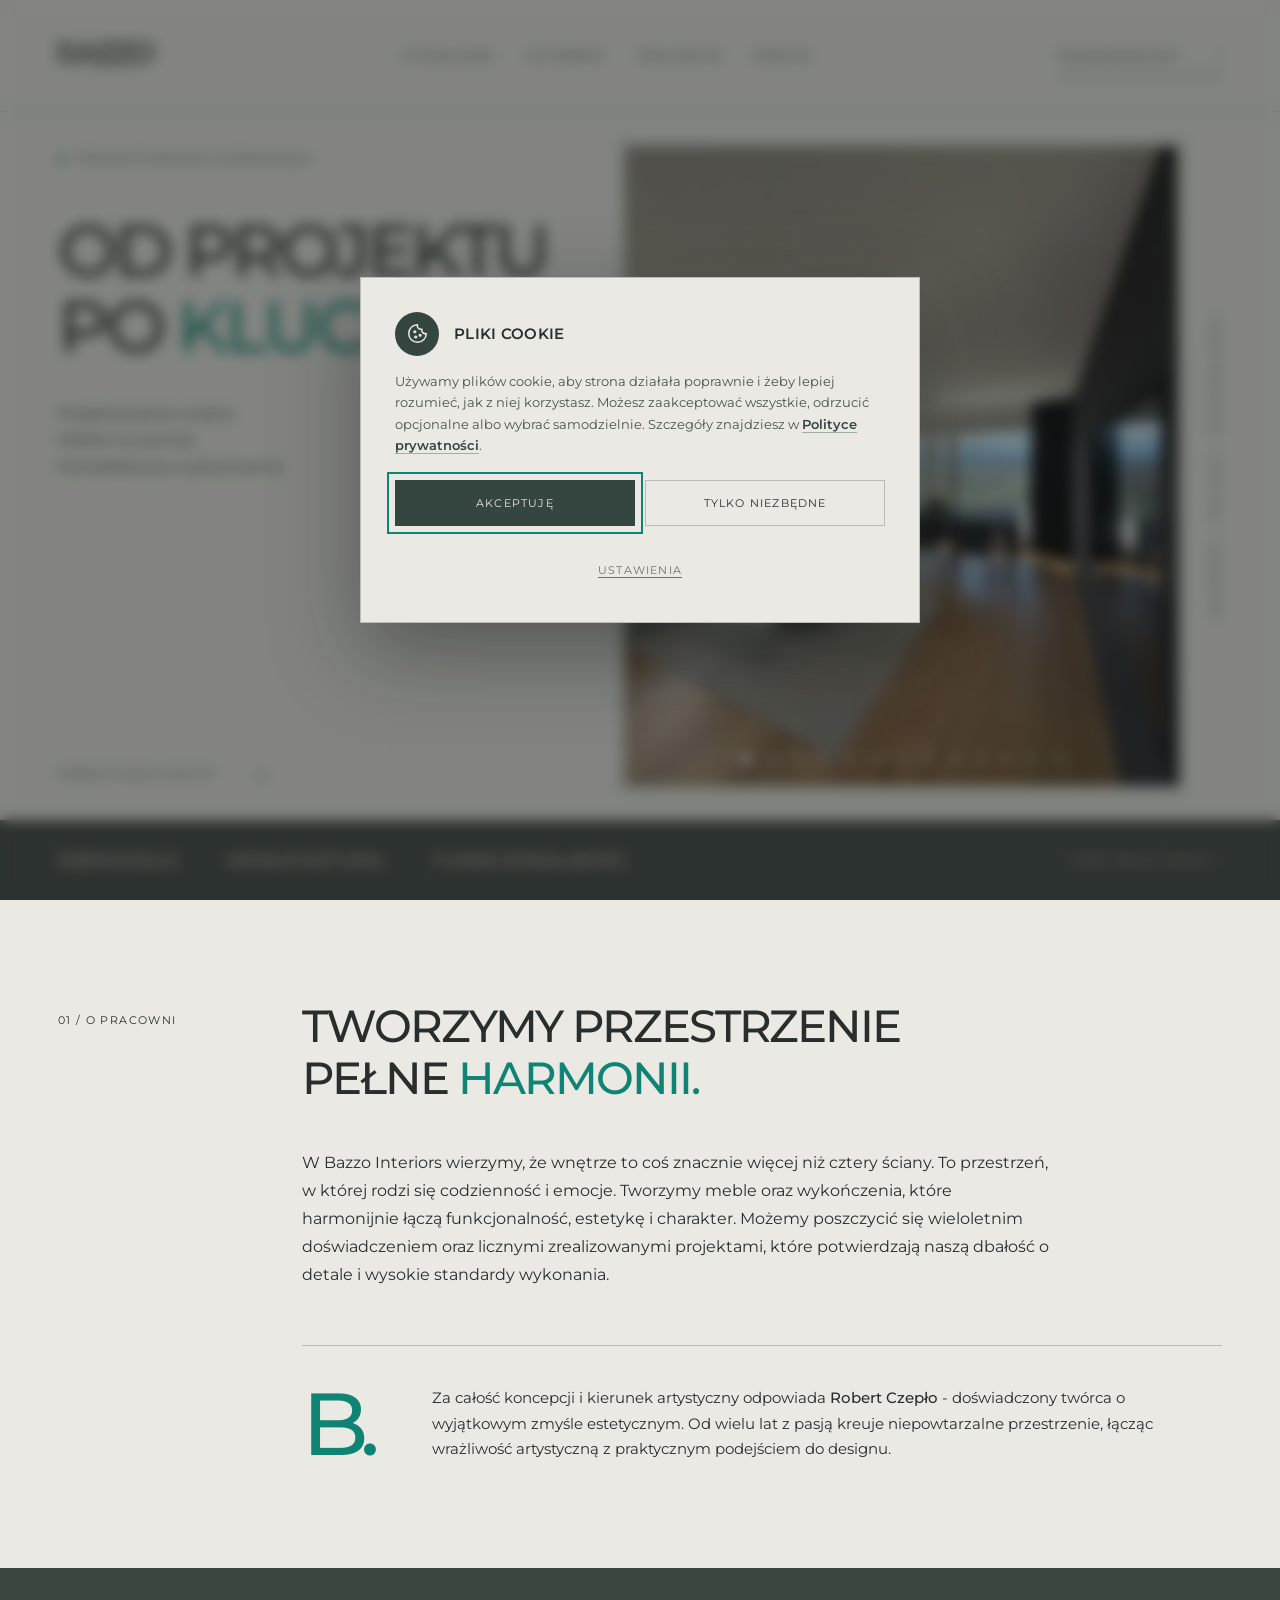
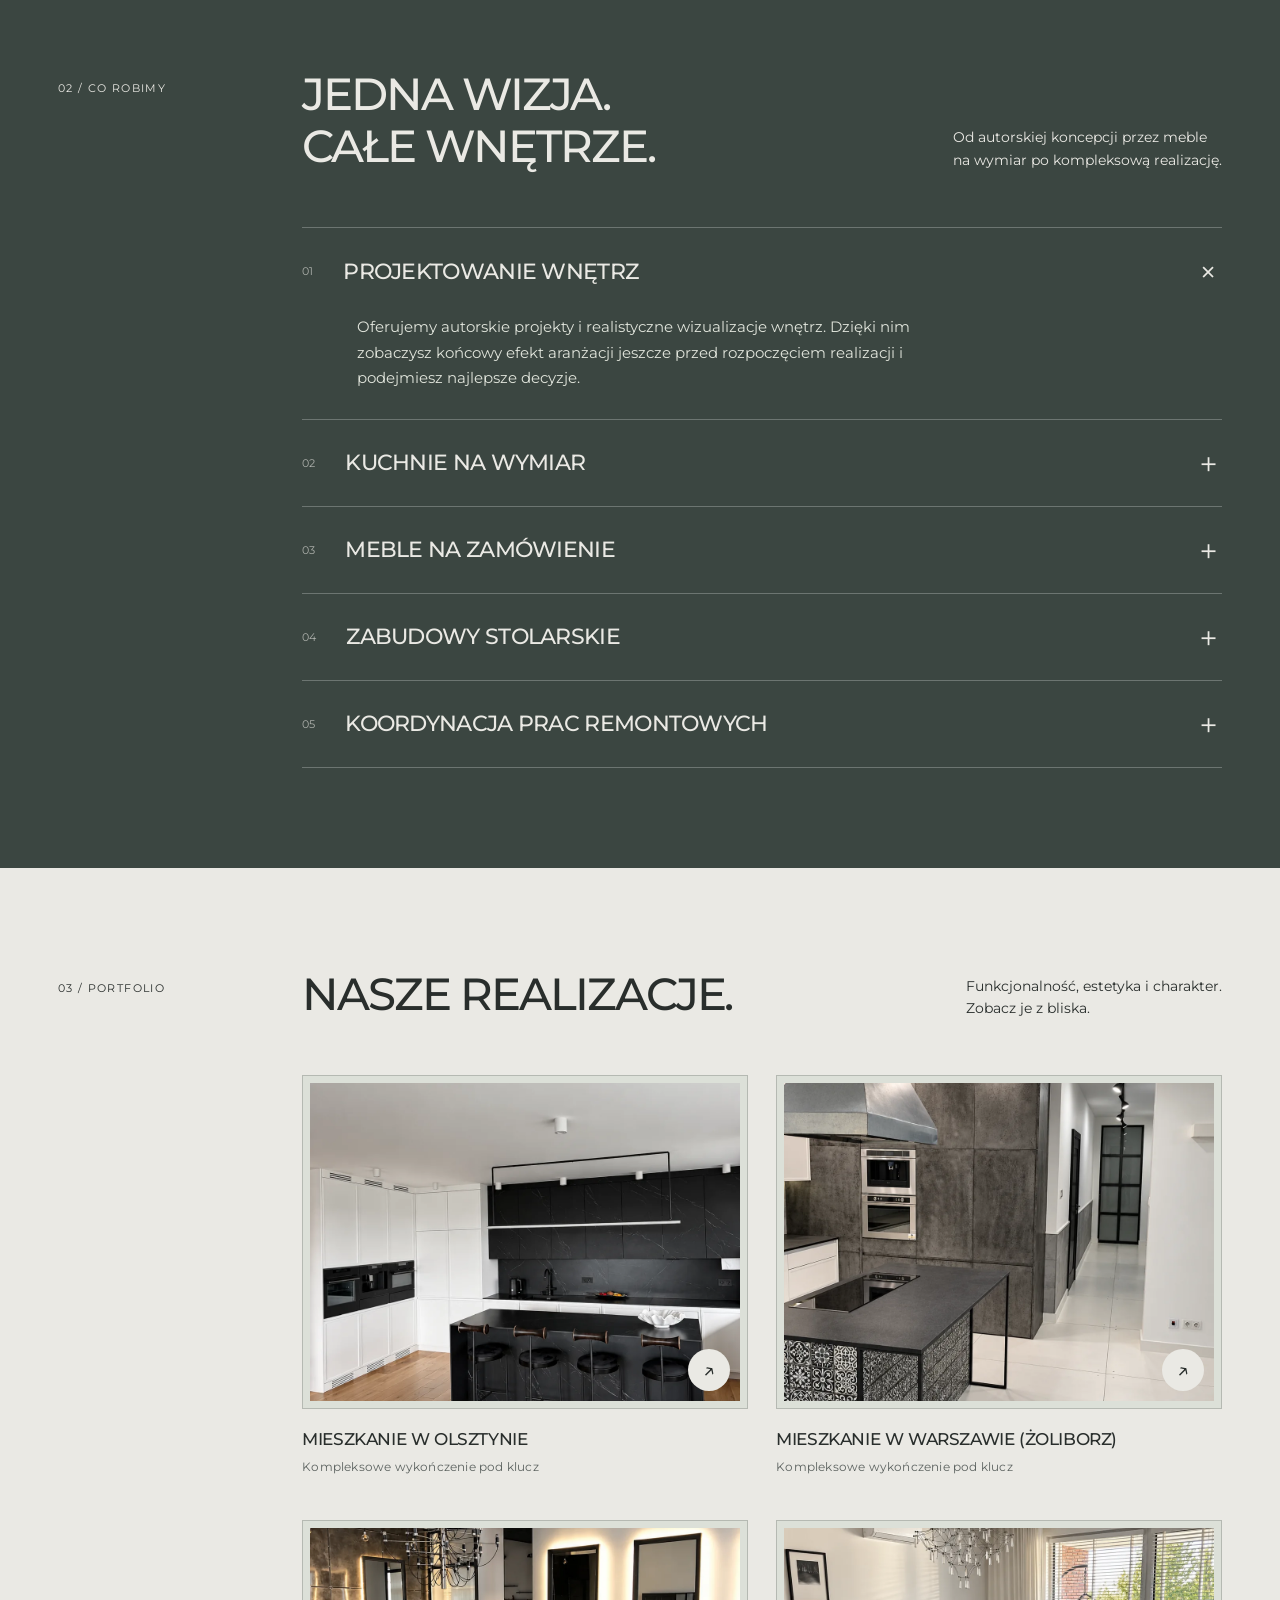
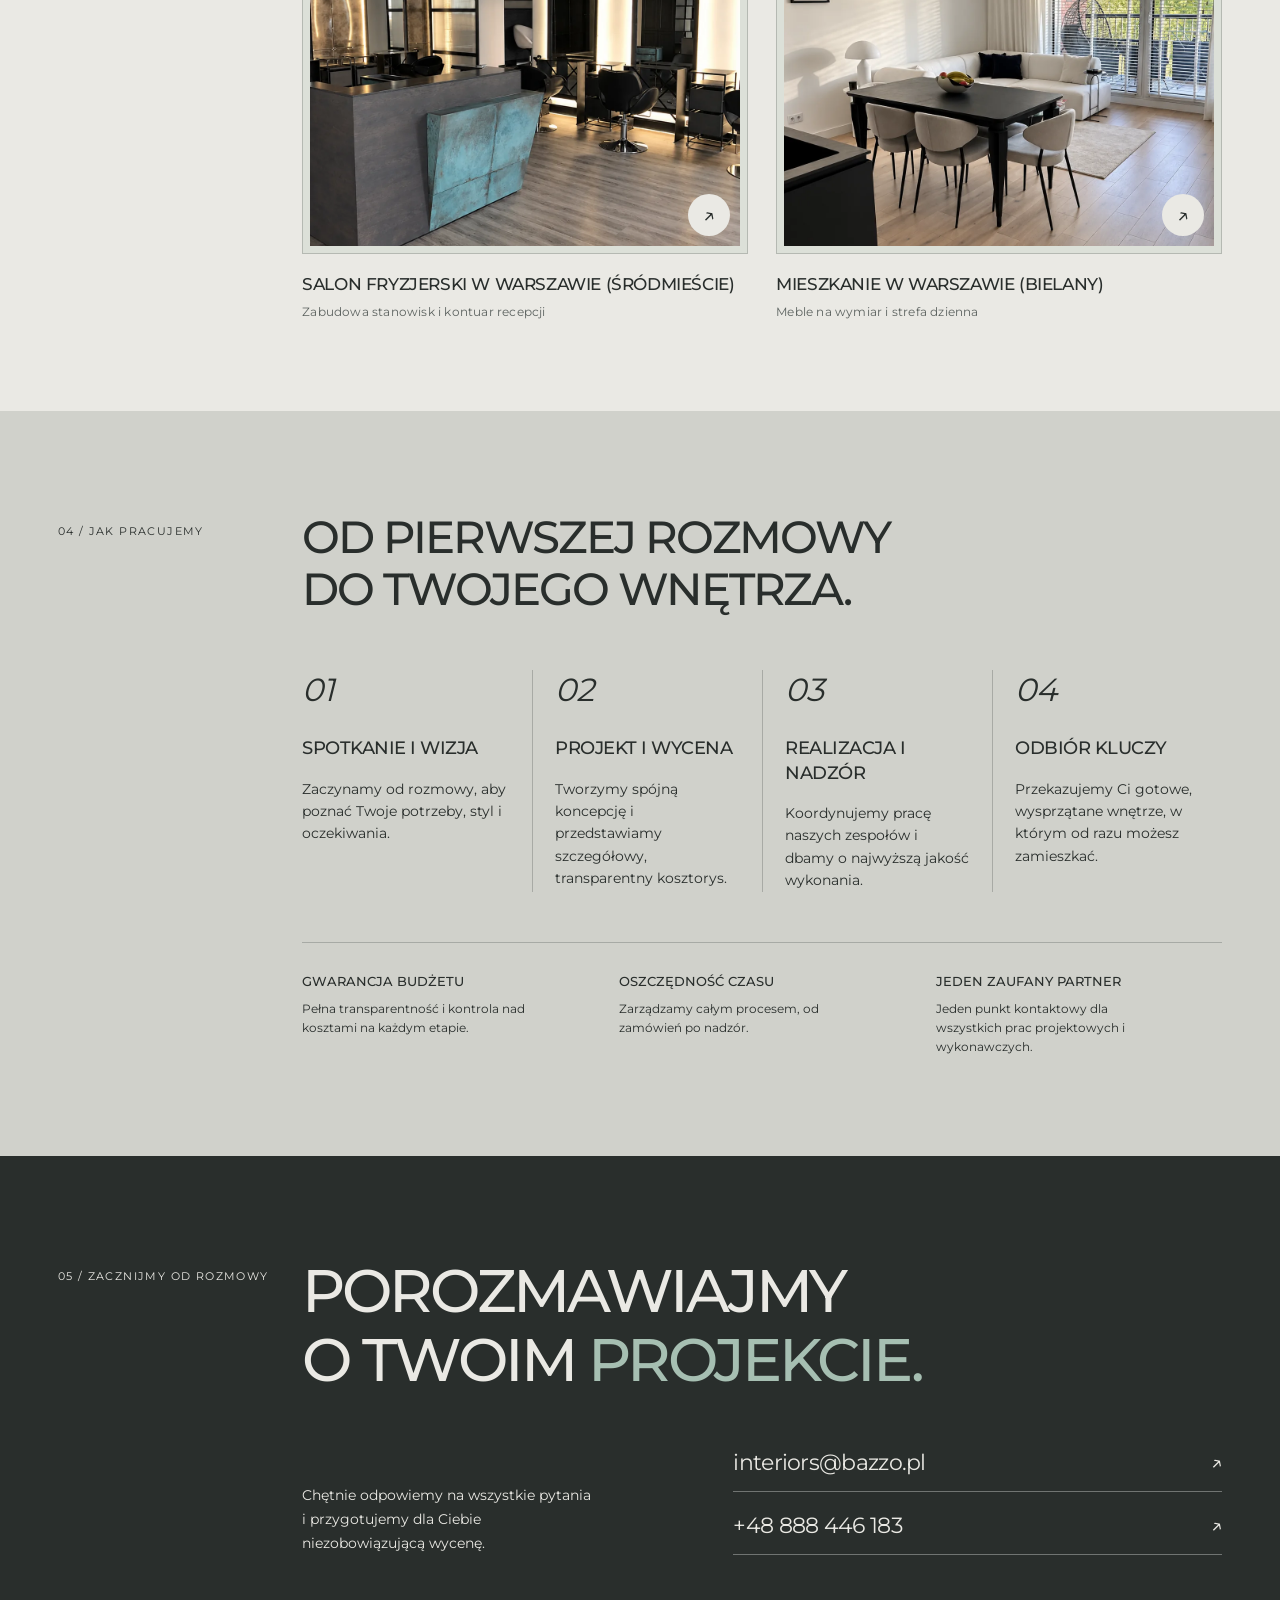
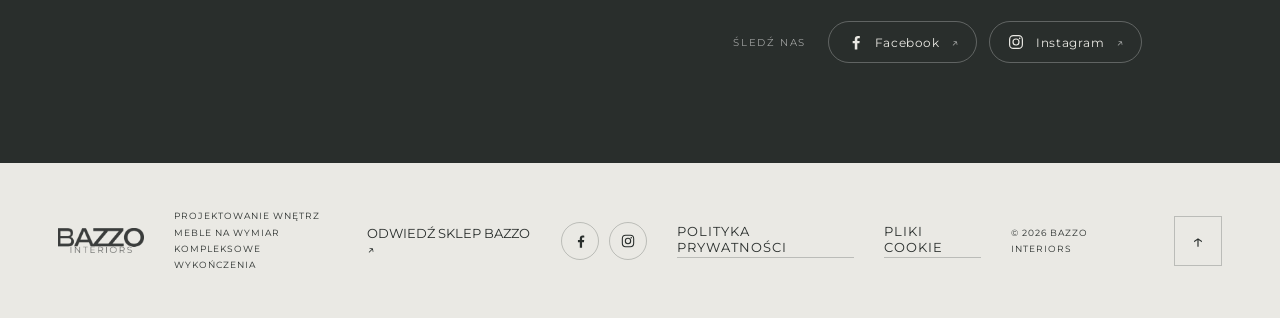
<file: index.html>
<!doctype html>
<html lang="pl"><head><meta charset="UTF-8"><!-- Google Consent Mode v2 --><script>window.dataLayer=window.dataLayer||[];function gtag(){dataLayer.push(arguments);}gtag('consent','default',{'ad_storage':'denied','ad_user_data':'denied','ad_personalization':'denied','analytics_storage':'denied','personalization_storage':'denied','functionality_storage':'granted','security_storage':'granted','wait_for_update':500});gtag('set','url_passthrough',true);try{var z=localStorage.getItem('bazzo-zgody');if(z){var o=JSON.parse(z);gtag('consent','update',{'ad_storage':o.marketing?'granted':'denied','ad_user_data':o.marketing?'granted':'denied','ad_personalization':o.marketing?'granted':'denied','analytics_storage':o.analityka?'granted':'denied','personalization_storage':o.analityka?'granted':'denied'});}}catch(e){}</script><!-- End Consent Mode --><!-- Google Tag Manager --><script>(function(w,d,s,l,i){w[l]=w[l]||[];w[l].push({'gtm.start':new Date().getTime(),event:'gtm.js'});var f=d.getElementsByTagName(s)[0],j=d.createElement(s),dl=l!='dataLayer'?'&l='+l:'';j.async=true;j.src='https://www.googletagmanager.com/gtm.js?id='+i+dl;f.parentNode.insertBefore(j,f);})(window,document,'script','dataLayer','GTM-NRX2MJMX');</script><!-- End Google Tag Manager --><meta name="viewport" content="width=device-width,initial-scale=1"><meta name="description" content="Bazzo Interiors - projektowanie wnętrz, meble na wymiar i kompleksowe wykończenia. Od projektu po klucz."><title>Bazzo Interiors - od projektu po klucz</title><link rel="stylesheet" href="style.css"><link rel="icon" href="favicon.svg"></head>
<body><!-- Google Tag Manager (noscript) --><noscript><iframe src="https://www.googletagmanager.com/ns.html?id=GTM-NRX2MJMX" height="0" width="0" style="display:none;visibility:hidden"></iframe></noscript><!-- End Google Tag Manager (noscript) -->
<a class="skip" href="#main">Przejdź do treści</a>
<header><a class="logo" href="#" aria-label="Bazzo Interiors - strona główna"><img src="assets/logo/bazzo-interiors.webp?v=dcfa63eb" alt="Bazzo Interiors" width="500" height="145"></a><nav id="navigation" aria-label="Nawigacja główna"><a href="#o-nas">O pracowni</a><a href="#oferta">Co robimy</a><a href="#realizacje">Realizacje</a><a href="#proces">Proces</a><a class="mobile-contact" href="#kontakt">Kontakt ↗︎</a></nav><a class="header-contact" href="#kontakt">Porozmawiajmy <span>↗︎</span></a><button class="menu-toggle" aria-expanded="false" aria-controls="navigation" aria-label="Otwórz menu"><span class="menu-label">MENU</span><span class="menu-icon" aria-hidden="true"><i></i><i></i><i></i></span></button></header>
<main id="main">
<section class="hero"><div class="hero-copy"><p class="eyebrow"><span class="dot"></span> PROJEKTOWANIE & RZEMIOSŁO</p><h1>Od projektu<br>po <em>klucz.</em></h1><div class="hero-bottom"><p>Projektowanie wnętrz.<br>Meble na wymiar.<br>Kompleksowe wykończenia.</p><a class="round-link" href="#kontakt" aria-label="Umów się na konsultację">↗︎</a></div><a class="underlink" href="#realizacje">ZOBACZ REALIZACJE <span>↓︎</span></a></div><div class="hero-photo"><div class="carousel" data-carousel aria-roledescription="karuzela" aria-label="Realizacje Bazzo Interiors"><ul class="carousel-track"><li class="hero-slide"><img src="assets/hero/hero2.webp?v=b911da5a" alt="Salon z panoramicznym oknem i widokiem na miasto" fetchpriority="high" width="1500" height="2000"></li><li class="hero-slide" aria-hidden="true"><img src="assets/hero/hero4.webp?v=800a6758" alt="Łazienka poddaszowa z mozaiką i wanną wolnostojącą" loading="lazy" width="1500" height="2000"></li><li class="hero-slide" aria-hidden="true"><img src="assets/hero/hero5.webp?v=976d871c" alt="Wnętrze salonu fryzjerskiego z kontuarem recepcji" loading="lazy" width="1350" height="1800"></li><li class="hero-slide" aria-hidden="true"><img src="assets/hero/hero6.webp?v=36c45881" alt="Zabudowa kuchenna z podświetlanymi witrynami i mosiężnymi frontami" loading="lazy" width="1648" height="954"></li><li class="hero-slide" aria-hidden="true"><img src="assets/hero/hero7.webp?v=ba382f60" alt="Kuchnia z ciemnymi frontami i białą ścianą z płytek" loading="lazy" width="1078" height="1459"></li><li class="hero-slide" aria-hidden="true"><img src="assets/hero/hero8.webp?v=dc54b942" alt="Złocista kabina prysznicowa z czarną ścianą" loading="lazy" width="1086" height="1448"></li><li class="hero-slide" aria-hidden="true"><img src="assets/hero/hero9.webp?v=49adc75f" alt="Jasna kuchnia z wyspą i podłogą w jodełkę" loading="lazy" width="1086" height="1448"></li><li class="hero-slide" aria-hidden="true"><img src="assets/hero/hero10.webp?v=7ae133bd" alt="Zabudowa z kamienną wyspą i wysokimi szafkami" loading="lazy" width="1448" height="1086"></li><li class="hero-slide" aria-hidden="true"><img src="assets/hero/hero11.webp?v=648e7152" alt="Kuchnia z ciemnym blatem i drewnianą zabudową" loading="lazy" width="1086" height="1448"></li><li class="hero-slide" aria-hidden="true"><img src="assets/hero/hero12.webp?v=280f95b3" alt="Ciemna zabudowa stolarska na całą ścianę" loading="lazy" width="1086" height="1448"></li><li class="hero-slide" aria-hidden="true"><img src="assets/hero/hero13.webp?v=e074f779" alt="Czarna kuchnia w zabudowie z okrągłym stolikiem" loading="lazy" width="1086" height="1448"></li><li class="hero-slide" aria-hidden="true"><img src="assets/hero/hero14.webp?v=ca6f6036" alt="Kuchnia z drewnianymi frontami i jasnym blatem" loading="lazy" width="1086" height="1448"></li><li class="hero-slide" aria-hidden="true"><img src="assets/hero/hero15.webp?v=e9aa84ba" alt="Jasna kuchnia z drewnianą zabudową i podłogą w jodełkę" loading="lazy" width="1086" height="1448"></li></ul><div class="carousel-dots" role="group" aria-label="Wybierz zdjęcie"><button aria-label="Zdjęcie 1" aria-current="true"></button><button aria-label="Zdjęcie 2"></button><button aria-label="Zdjęcie 3"></button><button aria-label="Zdjęcie 4"></button><button aria-label="Zdjęcie 5"></button><button aria-label="Zdjęcie 6"></button><button aria-label="Zdjęcie 7"></button><button aria-label="Zdjęcie 8"></button><button aria-label="Zdjęcie 9"></button><button aria-label="Zdjęcie 10"></button><button aria-label="Zdjęcie 11"></button><button aria-label="Zdjęcie 12"></button><button aria-label="Zdjęcie 13"></button></div></div></div><div class="hero-side">FUNKCJONALNOŚĆ · ESTETYKA · CHARAKTER</div></section>
<div class="principles"><span>Rzemiosło.</span><span>Manufaktura.</span><span>Funkcjonalność.</span><a href="https://bazzo.pl/" target="_blank" rel="noopener">CZĘŚĆ ŚWIATA BAZZO ↗︎</a></div>
<section class="about section" id="o-nas"><div class="section-label">01 / O PRACOWNI</div><div class="about-content"><h2>Tworzymy przestrzenie<br>pełne <em>harmonii.</em></h2><div class="about-text"><p>W Bazzo Interiors wierzymy, że wnętrze to coś znacznie więcej niż cztery ściany. To przestrzeń, w której rodzi się codzienność i emocje. Tworzymy meble oraz wykończenia, które harmonijnie łączą funkcjonalność, estetykę i charakter. Możemy poszczycić się wieloletnim doświadczeniem oraz licznymi zrealizowanymi projektami, które potwierdzają naszą dbałość o detale i wysokie standardy wykonania.</p></div></div><div class="author"><span class="small-mark" aria-hidden="true">B.</span><p>Za całość koncepcji i kierunek artystyczny odpowiada <strong>Robert Czepło</strong> - doświadczony twórca o wyjątkowym zmyśle estetycznym. Od wielu lat z pasją kreuje niepowtarzalne przestrzenie, łącząc wrażliwość artystyczną z praktycznym podejściem do designu.</p></div></section>
<section class="services section" id="oferta"><div class="section-label">02 / CO ROBIMY</div><div class="services-main"><div class="section-heading"><h2>Jedna wizja.<br><em>Całe wnętrze.</em></h2><p>Od autorskiej koncepcji przez meble<br>na wymiar po kompleksową realizację.</p></div><div class="service-list">
<details open><summary><span class="number">01</span><h3>Projektowanie wnętrz</h3><span class="plus">＋</span></summary><p>Oferujemy autorskie projekty i realistyczne wizualizacje wnętrz. Dzięki nim zobaczysz końcowy efekt aranżacji jeszcze przed rozpoczęciem realizacji i podejmiesz najlepsze decyzje.</p></details>
<details><summary><span class="number">02</span><h3>Kuchnie na wymiar</h3><span class="plus">＋</span></summary><p>Projektujemy i wykonujemy kuchnie dopasowane do stylu życia i przestrzeni. Tworzymy funkcjonalne, nowoczesne i trwałe zabudowy, które łączą estetykę z wygodą codziennego użytkowania.</p></details>
<details><summary><span class="number">03</span><h3>Meble na zamówienie</h3><span class="plus">＋</span></summary><p>Tworzymy meble idealnie dopasowane do Twoich potrzeb i wnętrza. Wykonujemy zabudowy do sypialni, garderób, salonów i łazienek, dbając o funkcjonalność oraz jakość wykonania.</p></details>
<details><summary><span class="number">04</span><h3>Zabudowy stolarskie</h3><span class="plus">＋</span></summary><p>Realizujemy indywidualne zabudowy stolarskie dopasowane do Twojej przestrzeni. Tworzymy wnęki, ściany dekoracyjne oraz meble wolnostojące, łącząc funkcjonalność z estetyką wykonania.</p></details>
<details><summary><span class="number">05</span><h3>Koordynacja prac remontowych</h3><span class="plus">＋</span></summary><p>Zapewniamy kompleksową koordynację prac remontowych od planowania po realizację. Organizujemy współpracę sprawdzonych fachowców oraz dbamy o kontrolę jakości i terminowość na każdym etapie projektu.</p></details></div></div></section>
<section class="portfolio section" id="realizacje"><div class="section-label">03 / PORTFOLIO</div><div class="portfolio-heading"><h2>Nasze <em>realizacje.</em></h2><p>Funkcjonalność, estetyka i charakter.<br>Zobacz je z bliska.</p></div><div class="gallery"><figure class="project project-portrait"><a class="project-link" href="realizacje/mieszkanie-olsztyn"><span class="project-photo"><img src="assets/realizacje/mieszkanie-olsztyn/04.webp?v=a47310ca" alt="Zabudowa kuchenna z barem i hokerami" loading="lazy" width="1086" height="1448"><span class="project-arrow" aria-hidden="true">↗︎</span></span><figcaption><strong>Mieszkanie w Olsztynie</strong><span>Kompleksowe wykończenie pod klucz</span></figcaption></a></figure><figure class="project project-landscape"><a class="project-link" href="realizacje/mieszkanie-zoliborz"><span class="project-photo"><img src="assets/realizacje/mieszkanie-zoliborz/01.webp?v=e09ec849" alt="Industrialna kuchnia z wyspą wykończoną mozaikowymi płytkami, surowym stalowym okapem i zabudową z betonowych płyt." loading="lazy" width="1086" height="1448"><span class="project-arrow" aria-hidden="true">↗︎</span></span><figcaption><strong>Mieszkanie w Warszawie (Żoliborz)</strong><span>Kompleksowe wykończenie pod klucz</span></figcaption></a></figure><figure class="project project-portrait"><a class="project-link" href="realizacje/salon-fryzjerski"><span class="project-photo"><img src="assets/realizacje/salon-fryzjerski/01.webp?v=7d31028e" alt="Wnętrze salonu z kontuarem recepcji" loading="lazy" width="1086" height="1448"><span class="project-arrow" aria-hidden="true">↗︎</span></span><figcaption><strong>Salon fryzjerski w Warszawie (Śródmieście)</strong><span>Zabudowa stanowisk i kontuar recepcji</span></figcaption></a></figure><figure class="project project-portrait"><a class="project-link" href="realizacje/mieszkanie"><span class="project-photo"><img src="assets/realizacje/mieszkanie/01.webp?v=82d1a9c2" alt="Jadalnia z ciemnym stołem z blatem ze spieku i metalową podstawą, uzupełnionym o jasne krzesła." loading="lazy" width="1086" height="1448"><span class="project-arrow" aria-hidden="true">↗︎</span></span><figcaption><strong>Mieszkanie w Warszawie (Bielany)</strong><span>Meble na wymiar i strefa dzienna</span></figcaption></a></figure></div></section>
<section class="process section" id="proces"><div class="section-label">04 / JAK PRACUJEMY</div><div class="process-main"><h2>Od pierwszej rozmowy<br>do <em>Twojego wnętrza.</em></h2><div class="steps"><article><span>01</span><h3>Spotkanie i wizja</h3><p>Zaczynamy od rozmowy, aby poznać Twoje potrzeby, styl i oczekiwania.</p></article><article><span>02</span><h3>Projekt i wycena</h3><p>Tworzymy spójną koncepcję i przedstawiamy szczegółowy, transparentny kosztorys.</p></article><article><span>03</span><h3>Realizacja i nadzór</h3><p>Koordynujemy pracę naszych zespołów i dbamy o najwyższą jakość wykonania.</p></article><article><span>04</span><h3>Odbiór kluczy</h3><p>Przekazujemy Ci gotowe, wysprzątane wnętrze, w którym od razu możesz zamieszkać.</p></article></div><div class="assurances"><div><h4>Gwarancja budżetu</h4><p>Pełna transparentność i kontrola nad kosztami na każdym etapie.</p></div><div><h4>Oszczędność czasu</h4><p>Zarządzamy całym procesem, od zamówień po nadzór.</p></div><div><h4>Jeden zaufany partner</h4><p>Jeden punkt kontaktowy dla wszystkich prac projektowych i wykonawczych.</p></div></div></div></section>
<section class="contact section" id="kontakt"><div class="section-label">05 / ZACZNIJMY OD ROZMOWY</div><div class="contact-main"><h2>Porozmawiajmy<br>o Twoim <em>projekcie.</em></h2><div class="contact-bottom"><p>Chętnie odpowiemy na wszystkie pytania<br>i przygotujemy dla Ciebie<br>niezobowiązującą wycenę.</p><div class="contact-links"><a href="mailto:interiors@bazzo.pl">interiors@bazzo.pl <span>↗︎</span></a><a href="tel:+48888446183">+48 888 446 183 <span>↗︎</span></a></div><div class="contact-social"><span class="contact-social-label">ŚLEDŹ NAS</span><div class="contact-social-links"><a class="social-pill" href="https://www.facebook.com/bazzo.interiors" target="_blank" rel="noopener"><svg class="social-svg" viewBox="0 0 24 24" aria-hidden="true" focusable="false"><path d="M15.1 22v-8.2h2.8l.4-3.2h-3.2V8.5c0-.9.3-1.6 1.6-1.6h1.7V4c-.3 0-1.3-.1-2.5-.1-2.5 0-4.2 1.5-4.2 4.3v2.4H8.9v3.2h2.8V22h3.4Z" fill="currentColor"/></svg><span>Facebook</span><span class="social-arrow" aria-hidden="true">↗︎</span></a><a class="social-pill" href="https://www.instagram.com/bazzo.interiors/" target="_blank" rel="noopener"><svg class="social-svg" viewBox="0 0 24 24" aria-hidden="true" focusable="false" fill="none" stroke="currentColor" stroke-width="1.6" stroke-linecap="round"><rect x="3.5" y="3.5" width="17" height="17" rx="5"/><circle cx="12" cy="12" r="4"/><circle cx="16.9" cy="7.1" r="1.1" fill="currentColor" stroke="none"/></svg><span>Instagram</span><span class="social-arrow" aria-hidden="true">↗︎</span></a></div></div></div></div></section>
</main><footer><a class="logo" href="#"><img src="assets/logo/bazzo-interiors.webp?v=dcfa63eb" alt="Bazzo Interiors" width="500" height="145"></a><p>PROJEKTOWANIE WNĘTRZ<br>MEBLE NA WYMIAR<br>KOMPLEKSOWE WYKOŃCZENIA</p><a href="https://bazzo.pl/" target="_blank" rel="noopener">Odwiedź sklep Bazzo ↗︎</a><div class="footer-social"><a class="social-icon" href="https://www.facebook.com/bazzo.interiors" target="_blank" rel="noopener" aria-label="Bazzo Interiors na Facebooku"><svg class="social-svg" viewBox="0 0 24 24" aria-hidden="true" focusable="false"><path d="M15.1 22v-8.2h2.8l.4-3.2h-3.2V8.5c0-.9.3-1.6 1.6-1.6h1.7V4c-.3 0-1.3-.1-2.5-.1-2.5 0-4.2 1.5-4.2 4.3v2.4H8.9v3.2h2.8V22h3.4Z" fill="currentColor"/></svg></a><a class="social-icon" href="https://www.instagram.com/bazzo.interiors/" target="_blank" rel="noopener" aria-label="Bazzo Interiors na Instagramie"><svg class="social-svg" viewBox="0 0 24 24" aria-hidden="true" focusable="false" fill="none" stroke="currentColor" stroke-width="1.6" stroke-linecap="round"><rect x="3.5" y="3.5" width="17" height="17" rx="5"/><circle cx="12" cy="12" r="4"/><circle cx="16.9" cy="7.1" r="1.1" fill="currentColor" stroke="none"/></svg></a></div><a class="polityka-link" href="polityka-prywatnosci">Polityka prywatności</a><a class="zgody-link" href="#zgody">Pliki cookie</a><span>© 2026 BAZZO INTERIORS</span><a class="to-top" href="#" aria-label="Wróć na początek">↑︎</a></footer>
<div class="zgody" id="zgody" role="dialog" aria-modal="false" aria-labelledby="zgody-tytul" aria-describedby="zgody-opis"><div class="zgody-panel"><div class="zgody-naglowek"><span class="zgody-ikona" aria-hidden="true"><svg viewBox="0 0 24 24" fill="none" stroke="currentColor" stroke-width="1.7" stroke-linecap="round" stroke-linejoin="round"><path d="M12 2a10 10 0 1 0 10 10 4 4 0 0 1-5-5 4 4 0 0 1-5-5Z"/><circle cx="9" cy="10" r="1"/><circle cx="15" cy="14" r="1"/><circle cx="10" cy="16" r="1"/></svg></span><h2 id="zgody-tytul">Pliki cookie</h2></div><p id="zgody-opis">Używamy plików cookie, aby strona działała poprawnie i żeby lepiej rozumieć, jak z niej korzystasz. Możesz zaakceptować wszystkie, odrzucić opcjonalne albo wybrać samodzielnie. Szczegóły znajdziesz w <a href="polityka-prywatnosci">Polityce prywatności</a>.</p><div class="zgody-akcje"><button type="button" class="zgody-tak" data-zgoda="wszystko">Akceptuję</button><button type="button" class="zgody-nie" data-zgoda="nic">Tylko niezbędne</button><button type="button" class="zgody-wiecej" data-zgoda="ustawienia" aria-expanded="false" aria-controls="zgody-szczegoly">Ustawienia</button></div><div class="zgody-szczegoly" id="zgody-szczegoly"><div class="zgody-kat"><input type="checkbox" id="zg-niezbedne" checked disabled><div><label for="zg-niezbedne">Niezbędne</label><p>Konieczne do działania strony. Zawsze włączone.</p></div></div><div class="zgody-kat"><input type="checkbox" id="zg-analityka"><div><label for="zg-analityka">Analityczne</label><p>Anonimowe statystyki odwiedzin — pomagają nam ulepszać stronę.</p></div></div><div class="zgody-kat"><input type="checkbox" id="zg-marketing"><div><label for="zg-marketing">Marketingowe</label><p>Dopasowanie reklam i mierzenie ich skuteczności.</p></div></div><div class="zgody-akcje" style="margin-top:18px"><button type="button" class="zgody-tak" data-zgoda="wybrane">Zapisz wybór</button></div></div></div></div><script src="script.js"></script></body></html>
</file>
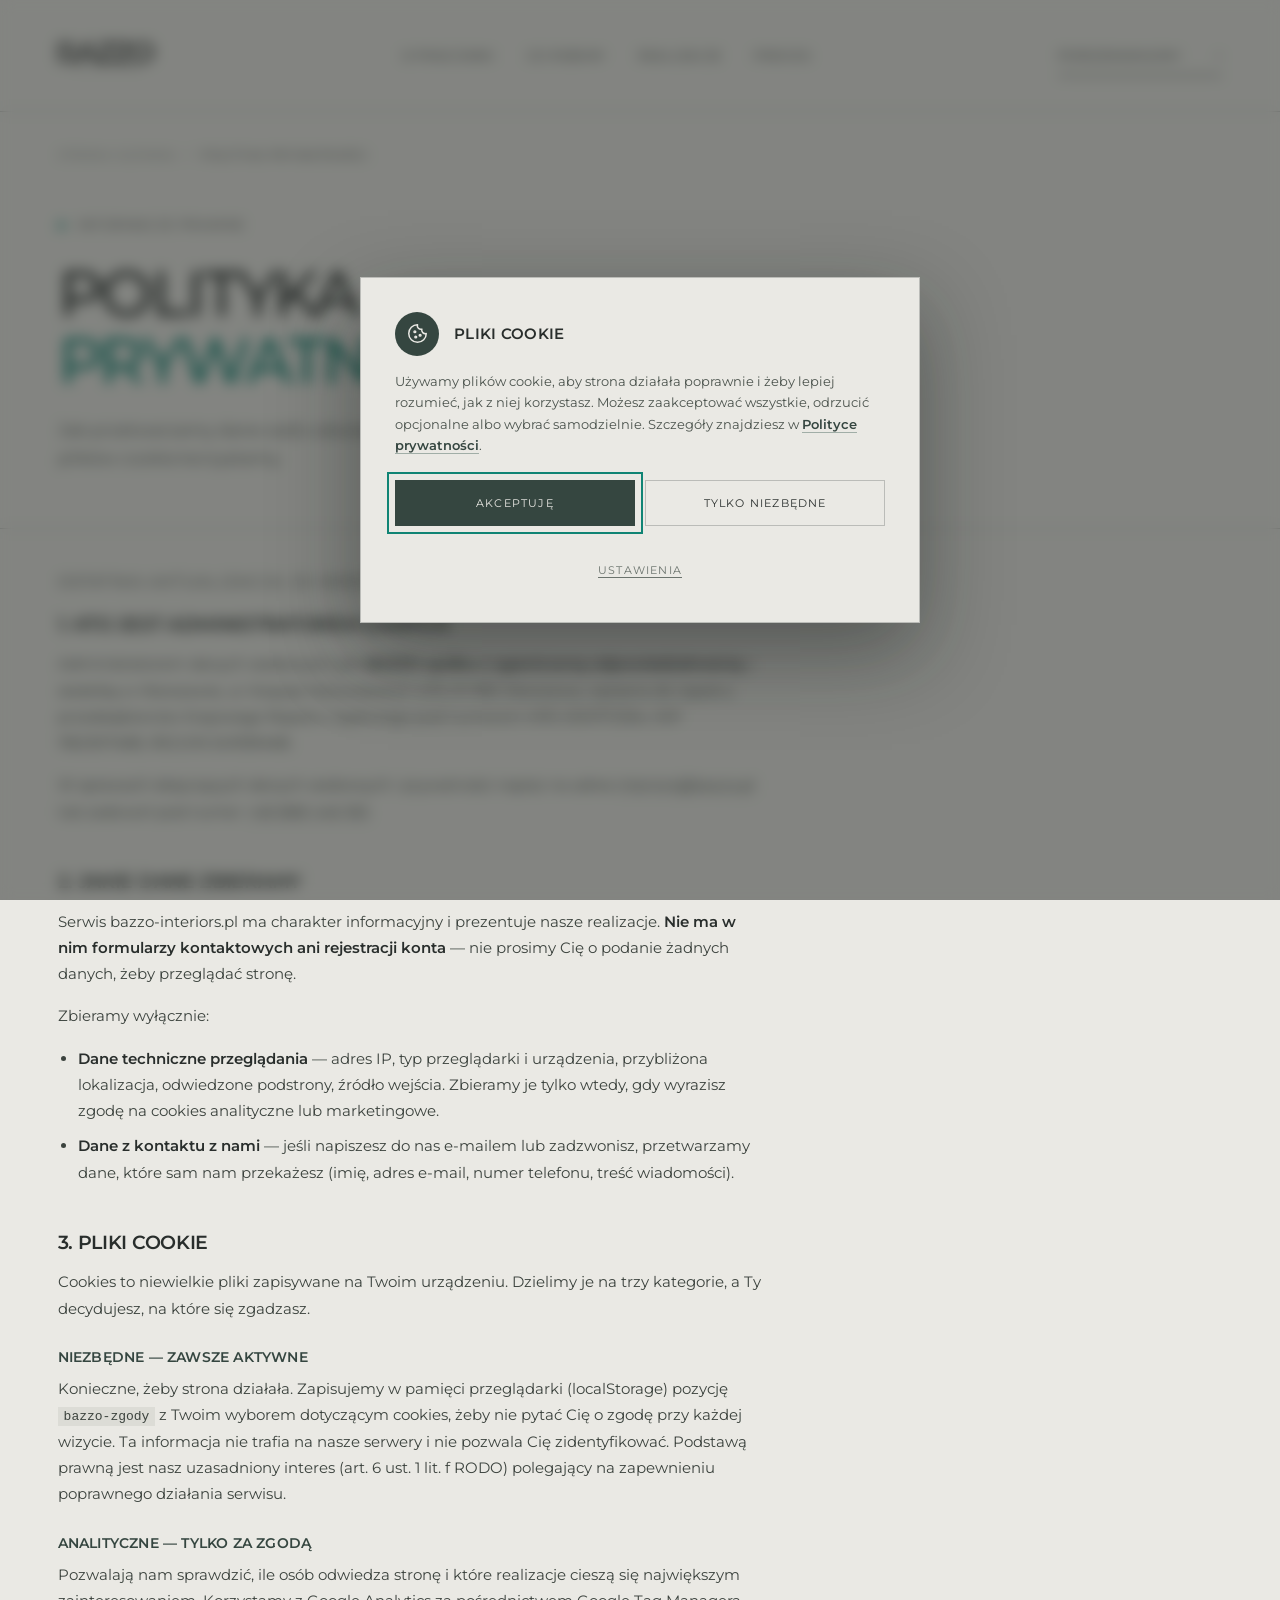
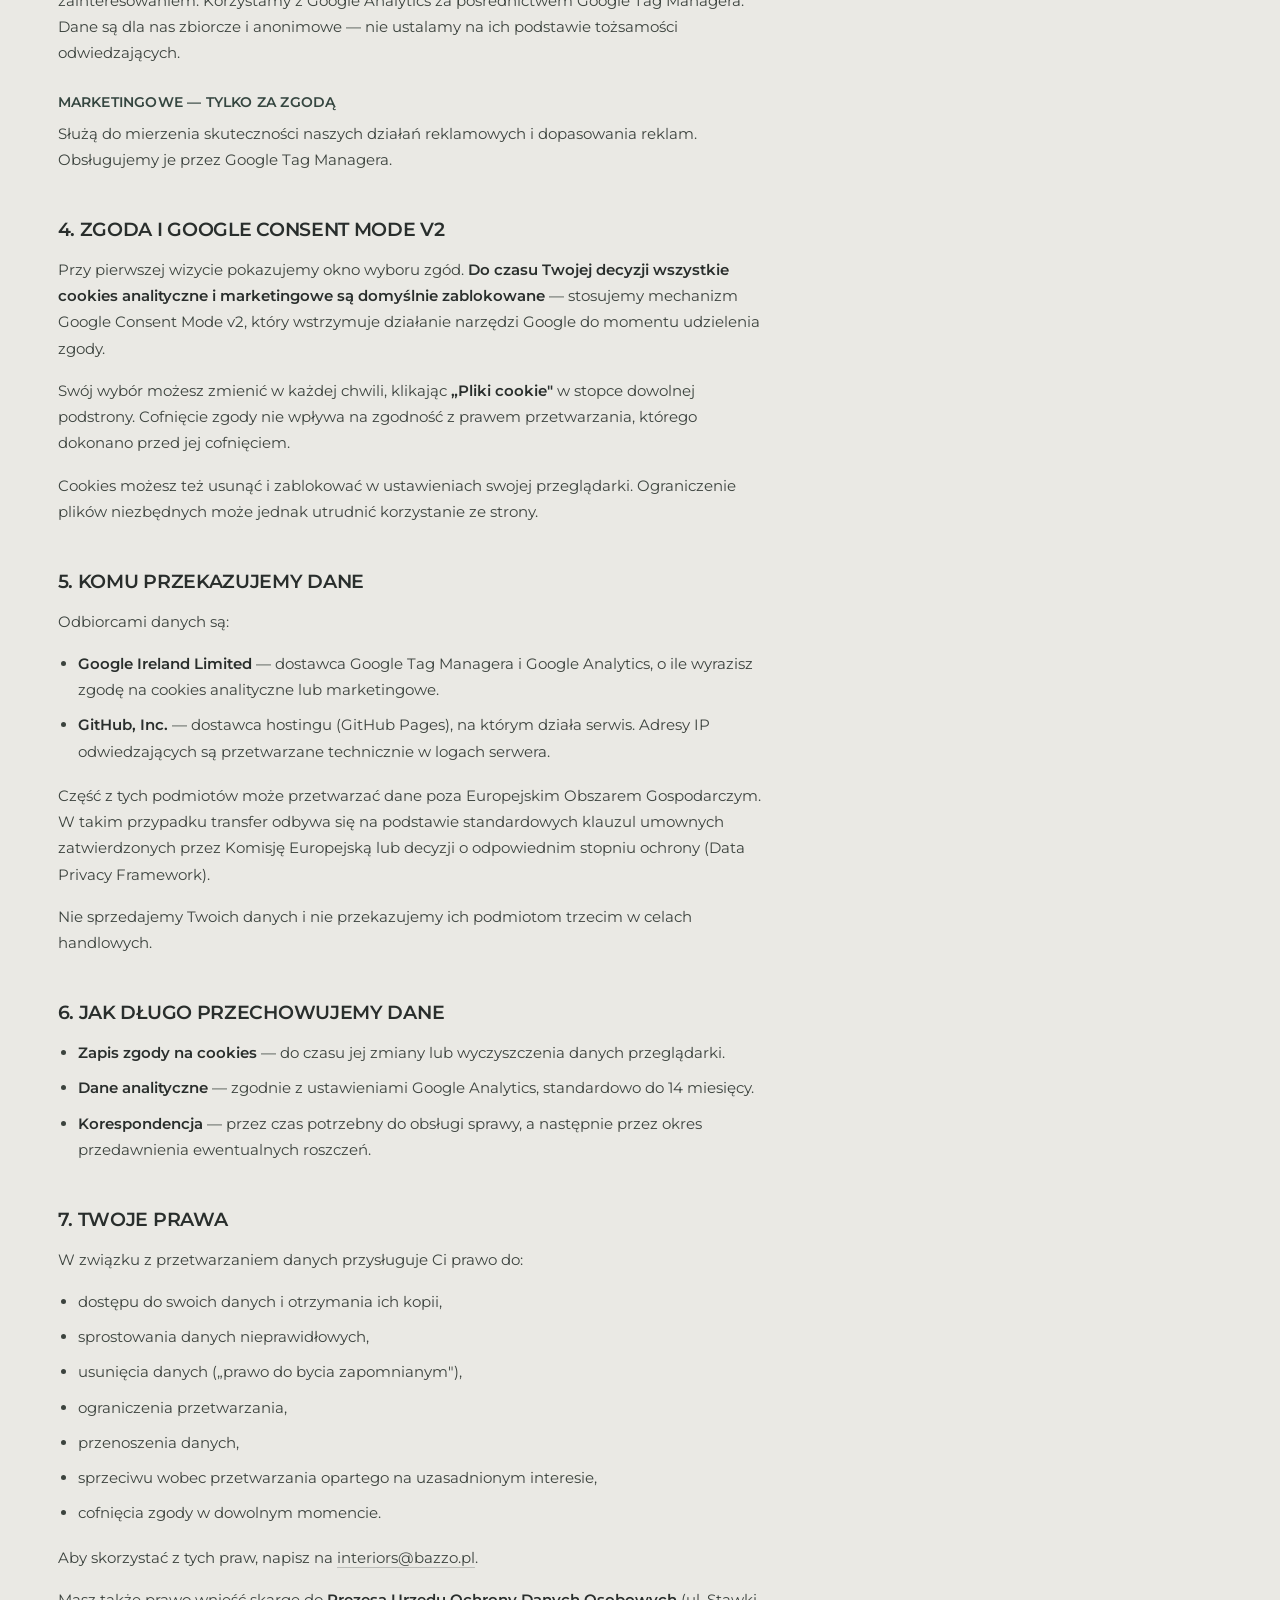
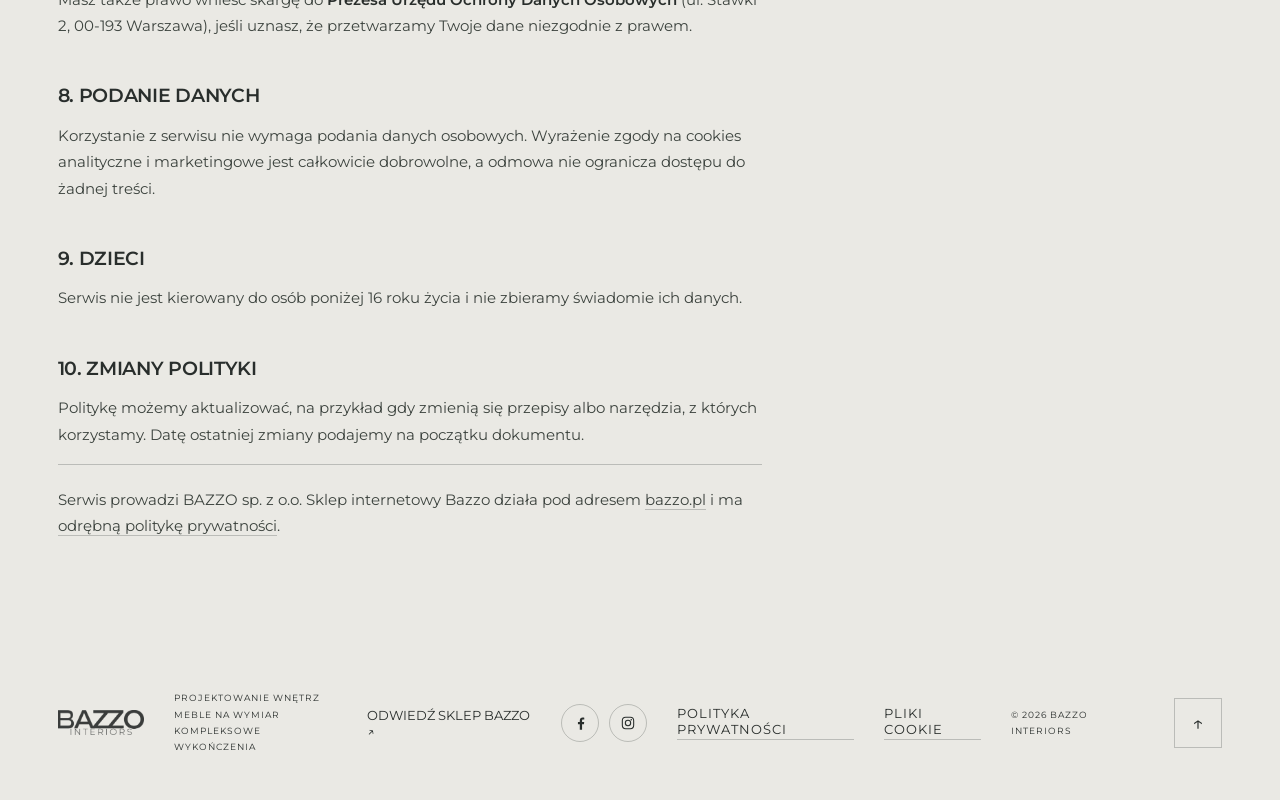
<file: polityka-prywatnosci.html>
<!doctype html>
<html lang="pl"><head><meta charset="UTF-8"><!-- Google Consent Mode v2 --><script>window.dataLayer=window.dataLayer||[];function gtag(){dataLayer.push(arguments);}gtag('consent','default',{'ad_storage':'denied','ad_user_data':'denied','ad_personalization':'denied','analytics_storage':'denied','personalization_storage':'denied','functionality_storage':'granted','security_storage':'granted','wait_for_update':500});gtag('set','url_passthrough',true);try{var z=localStorage.getItem('bazzo-zgody');if(z){var o=JSON.parse(z);gtag('consent','update',{'ad_storage':o.marketing?'granted':'denied','ad_user_data':o.marketing?'granted':'denied','ad_personalization':o.marketing?'granted':'denied','analytics_storage':o.analityka?'granted':'denied','personalization_storage':o.analityka?'granted':'denied'});}}catch(e){}</script><!-- End Consent Mode --><!-- Google Tag Manager --><script>(function(w,d,s,l,i){w[l]=w[l]||[];w[l].push({'gtm.start':new Date().getTime(),event:'gtm.js'});var f=d.getElementsByTagName(s)[0],j=d.createElement(s),dl=l!='dataLayer'?'&l='+l:'';j.async=true;j.src='https://www.googletagmanager.com/gtm.js?id='+i+dl;f.parentNode.insertBefore(j,f);})(window,document,'script','dataLayer','GTM-NRX2MJMX');</script><!-- End Google Tag Manager --><meta name="viewport" content="width=device-width,initial-scale=1"><meta name="description" content="Polityka prywatności i informacja o plikach cookie serwisu Bazzo Interiors."><title>Polityka prywatności - Bazzo Interiors</title><link rel="stylesheet" href="style.css"><link rel="icon" href="favicon.svg"><meta name="robots" content="index,follow"></head>
<body class="subpage"><!-- Google Tag Manager (noscript) --><noscript><iframe src="https://www.googletagmanager.com/ns.html?id=GTM-NRX2MJMX" height="0" width="0" style="display:none;visibility:hidden"></iframe></noscript><!-- End Google Tag Manager (noscript) -->
<a class="skip" href="#main">Przejdź do treści</a>
<header><a class="logo" href="/" aria-label="Bazzo Interiors - strona główna"><img src="assets/logo/bazzo-interiors.webp?v=dcfa63eb" alt="Bazzo Interiors" width="500" height="145"></a><nav id="navigation" aria-label="Nawigacja główna"><a href="#o-nas">O pracowni</a><a href="#oferta">Co robimy</a><a href="#realizacje">Realizacje</a><a href="#proces">Proces</a><a class="mobile-contact" href="#kontakt">Kontakt ↗︎</a></nav><a class="header-contact" href="#kontakt">Porozmawiajmy <span>↗︎</span></a><button class="menu-toggle" aria-expanded="false" aria-controls="navigation" aria-label="Otwórz menu"><span class="menu-label">MENU</span><span class="menu-icon" aria-hidden="true"><i></i><i></i><i></i></span></button></header>

<main id="main">
<nav class="breadcrumb" aria-label="Ścieżka nawigacji"><a href="/">Strona główna</a><span aria-hidden="true">/</span><span aria-current="page">Polityka prywatności</span></nav>
<section class="project-hero"><p class="eyebrow"><span class="dot"></span> INFORMACJE PRAWNE</p><h1>Polityka<br><em>prywatności</em></h1><p class="lead">Jak przetwarzamy dane osób odwiedzających serwis bazzo-interiors.pl i z jakich plików cookie korzystamy.</p></section>
<article class="dokument">
<p class="dokument-data">Ostatnia aktualizacja: 20 września 2026 r.</p>

<h2>1. Kto jest administratorem danych</h2>
<p>Administratorem danych osobowych jest <strong>BAZZO spółka z ograniczoną odpowiedzialnością</strong> z siedzibą w Warszawie, ul. Książąt Mazowieckich 4/13, 01-990 Warszawa, wpisana do rejestru przedsiębiorców Krajowego Rejestru Sądowego pod numerem KRS 0001172554, NIP 1182307488, REGON 541939468.</p>
<p>W sprawach dotyczących danych osobowych i prywatności napisz na adres <a href="mailto:interiors@bazzo.pl">interiors@bazzo.pl</a> lub zadzwoń pod numer <a href="tel:+48888446183">+48 888 446 183</a>.</p>

<h2>2. Jakie dane zbieramy</h2>
<p>Serwis bazzo-interiors.pl ma charakter informacyjny i prezentuje nasze realizacje. <strong>Nie ma w nim formularzy kontaktowych ani rejestracji konta</strong> — nie prosimy Cię o podanie żadnych danych, żeby przeglądać stronę.</p>
<p>Zbieramy wyłącznie:</p>
<ul>
<li><strong>Dane techniczne przeglądania</strong> — adres IP, typ przeglądarki i urządzenia, przybliżona lokalizacja, odwiedzone podstrony, źródło wejścia. Zbieramy je tylko wtedy, gdy wyrazisz zgodę na cookies analityczne lub marketingowe.</li>
<li><strong>Dane z kontaktu z nami</strong> — jeśli napiszesz do nas e-mailem lub zadzwonisz, przetwarzamy dane, które sam nam przekażesz (imię, adres e-mail, numer telefonu, treść wiadomości).</li>
</ul>

<h2>3. Pliki cookie</h2>
<p>Cookies to niewielkie pliki zapisywane na Twoim urządzeniu. Dzielimy je na trzy kategorie, a Ty decydujesz, na które się zgadzasz.</p>

<h3>Niezbędne — zawsze aktywne</h3>
<p>Konieczne, żeby strona działała. Zapisujemy w pamięci przeglądarki (localStorage) pozycję <code>bazzo-zgody</code> z Twoim wyborem dotyczącym cookies, żeby nie pytać Cię o zgodę przy każdej wizycie. Ta informacja nie trafia na nasze serwery i nie pozwala Cię zidentyfikować. Podstawą prawną jest nasz uzasadniony interes (art. 6 ust. 1 lit. f RODO) polegający na zapewnieniu poprawnego działania serwisu.</p>

<h3>Analityczne — tylko za zgodą</h3>
<p>Pozwalają nam sprawdzić, ile osób odwiedza stronę i które realizacje cieszą się największym zainteresowaniem. Korzystamy z Google Analytics za pośrednictwem Google Tag Managera. Dane są dla nas zbiorcze i anonimowe — nie ustalamy na ich podstawie tożsamości odwiedzających.</p>

<h3>Marketingowe — tylko za zgodą</h3>
<p>Służą do mierzenia skuteczności naszych działań reklamowych i dopasowania reklam. Obsługujemy je przez Google Tag Managera.</p>

<h2>4. Zgoda i Google Consent Mode v2</h2>
<p>Przy pierwszej wizycie pokazujemy okno wyboru zgód. <strong>Do czasu Twojej decyzji wszystkie cookies analityczne i marketingowe są domyślnie zablokowane</strong> — stosujemy mechanizm Google Consent Mode v2, który wstrzymuje działanie narzędzi Google do momentu udzielenia zgody.</p>
<p>Swój wybór możesz zmienić w każdej chwili, klikając <strong>„Pliki cookie"</strong> w stopce dowolnej podstrony. Cofnięcie zgody nie wpływa na zgodność z prawem przetwarzania, którego dokonano przed jej cofnięciem.</p>
<p>Cookies możesz też usunąć i zablokować w ustawieniach swojej przeglądarki. Ograniczenie plików niezbędnych może jednak utrudnić korzystanie ze strony.</p>

<h2>5. Komu przekazujemy dane</h2>
<p>Odbiorcami danych są:</p>
<ul>
<li><strong>Google Ireland Limited</strong> — dostawca Google Tag Managera i Google Analytics, o ile wyrazisz zgodę na cookies analityczne lub marketingowe.</li>
<li><strong>GitHub, Inc.</strong> — dostawca hostingu (GitHub Pages), na którym działa serwis. Adresy IP odwiedzających są przetwarzane technicznie w logach serwera.</li>
</ul>
<p>Część z tych podmiotów może przetwarzać dane poza Europejskim Obszarem Gospodarczym. W takim przypadku transfer odbywa się na podstawie standardowych klauzul umownych zatwierdzonych przez Komisję Europejską lub decyzji o odpowiednim stopniu ochrony (Data Privacy Framework).</p>
<p>Nie sprzedajemy Twoich danych i nie przekazujemy ich podmiotom trzecim w celach handlowych.</p>

<h2>6. Jak długo przechowujemy dane</h2>
<ul>
<li><strong>Zapis zgody na cookies</strong> — do czasu jej zmiany lub wyczyszczenia danych przeglądarki.</li>
<li><strong>Dane analityczne</strong> — zgodnie z ustawieniami Google Analytics, standardowo do 14 miesięcy.</li>
<li><strong>Korespondencja</strong> — przez czas potrzebny do obsługi sprawy, a następnie przez okres przedawnienia ewentualnych roszczeń.</li>
</ul>

<h2>7. Twoje prawa</h2>
<p>W związku z przetwarzaniem danych przysługuje Ci prawo do:</p>
<ul>
<li>dostępu do swoich danych i otrzymania ich kopii,</li>
<li>sprostowania danych nieprawidłowych,</li>
<li>usunięcia danych („prawo do bycia zapomnianym"),</li>
<li>ograniczenia przetwarzania,</li>
<li>przenoszenia danych,</li>
<li>sprzeciwu wobec przetwarzania opartego na uzasadnionym interesie,</li>
<li>cofnięcia zgody w dowolnym momencie.</li>
</ul>
<p>Aby skorzystać z tych praw, napisz na <a href="mailto:interiors@bazzo.pl">interiors@bazzo.pl</a>.</p>
<p>Masz także prawo wnieść skargę do <strong>Prezesa Urzędu Ochrony Danych Osobowych</strong> (ul. Stawki 2, 00-193 Warszawa), jeśli uznasz, że przetwarzamy Twoje dane niezgodnie z prawem.</p>

<h2>8. Podanie danych</h2>
<p>Korzystanie z serwisu nie wymaga podania danych osobowych. Wyrażenie zgody na cookies analityczne i marketingowe jest całkowicie dobrowolne, a odmowa nie ogranicza dostępu do żadnej treści.</p>

<h2>9. Dzieci</h2>
<p>Serwis nie jest kierowany do osób poniżej 16 roku życia i nie zbieramy świadomie ich danych.</p>

<h2>10. Zmiany polityki</h2>
<p>Politykę możemy aktualizować, na przykład gdy zmienią się przepisy albo narzędzia, z których korzystamy. Datę ostatniej zmiany podajemy na początku dokumentu.</p>

<p class="dokument-stopka">Serwis prowadzi BAZZO sp. z o.o. Sklep internetowy Bazzo działa pod adresem <a href="https://bazzo.pl/" target="_blank" rel="noopener">bazzo.pl</a> i ma <a href="https://bazzo.pl/policies/privacy-policy" target="_blank" rel="noopener">odrębną politykę prywatności</a>.</p>
</article>
</main>
<footer><a class="logo" href="/"><img src="assets/logo/bazzo-interiors.webp?v=dcfa63eb" alt="Bazzo Interiors" width="500" height="145"></a><p>PROJEKTOWANIE WNĘTRZ<br>MEBLE NA WYMIAR<br>KOMPLEKSOWE WYKOŃCZENIA</p><a href="https://bazzo.pl/" target="_blank" rel="noopener">Odwiedź sklep Bazzo ↗︎</a><div class="footer-social"><a class="social-icon" href="https://www.facebook.com/bazzo.interiors" target="_blank" rel="noopener" aria-label="Bazzo Interiors na Facebooku"><svg class="social-svg" viewBox="0 0 24 24" aria-hidden="true" focusable="false"><path d="M15.1 22v-8.2h2.8l.4-3.2h-3.2V8.5c0-.9.3-1.6 1.6-1.6h1.7V4c-.3 0-1.3-.1-2.5-.1-2.5 0-4.2 1.5-4.2 4.3v2.4H8.9v3.2h2.8V22h3.4Z" fill="currentColor"/></svg></a><a class="social-icon" href="https://www.instagram.com/bazzo.interiors/" target="_blank" rel="noopener" aria-label="Bazzo Interiors na Instagramie"><svg class="social-svg" viewBox="0 0 24 24" aria-hidden="true" focusable="false" fill="none" stroke="currentColor" stroke-width="1.6" stroke-linecap="round"><rect x="3.5" y="3.5" width="17" height="17" rx="5"/><circle cx="12" cy="12" r="4"/><circle cx="16.9" cy="7.1" r="1.1" fill="currentColor" stroke="none"/></svg></a></div><a class="polityka-link" href="polityka-prywatnosci">Polityka prywatności</a><a class="zgody-link" href="#zgody">Pliki cookie</a><span>© 2026 BAZZO INTERIORS</span><a class="to-top" href="#" aria-label="Wróć na początek">↑︎</a></footer>
<div class="zgody" id="zgody" role="dialog" aria-modal="false" aria-labelledby="zgody-tytul" aria-describedby="zgody-opis"><div class="zgody-panel"><div class="zgody-naglowek"><span class="zgody-ikona" aria-hidden="true"><svg viewBox="0 0 24 24" fill="none" stroke="currentColor" stroke-width="1.7" stroke-linecap="round" stroke-linejoin="round"><path d="M12 2a10 10 0 1 0 10 10 4 4 0 0 1-5-5 4 4 0 0 1-5-5Z"/><circle cx="9" cy="10" r="1"/><circle cx="15" cy="14" r="1"/><circle cx="10" cy="16" r="1"/></svg></span><h2 id="zgody-tytul">Pliki cookie</h2></div><p id="zgody-opis">Używamy plików cookie, aby strona działała poprawnie i żeby lepiej rozumieć, jak z niej korzystasz. Możesz zaakceptować wszystkie, odrzucić opcjonalne albo wybrać samodzielnie. Szczegóły znajdziesz w <a href="polityka-prywatnosci">Polityce prywatności</a>.</p><div class="zgody-akcje"><button type="button" class="zgody-tak" data-zgoda="wszystko">Akceptuję</button><button type="button" class="zgody-nie" data-zgoda="nic">Tylko niezbędne</button><button type="button" class="zgody-wiecej" data-zgoda="ustawienia" aria-expanded="false" aria-controls="zgody-szczegoly">Ustawienia</button></div><div class="zgody-szczegoly" id="zgody-szczegoly"><div class="zgody-kat"><input type="checkbox" id="zg-niezbedne" checked disabled><div><label for="zg-niezbedne">Niezbędne</label><p>Konieczne do działania strony. Zawsze włączone.</p></div></div><div class="zgody-kat"><input type="checkbox" id="zg-analityka"><div><label for="zg-analityka">Analityczne</label><p>Anonimowe statystyki odwiedzin — pomagają nam ulepszać stronę.</p></div></div><div class="zgody-kat"><input type="checkbox" id="zg-marketing"><div><label for="zg-marketing">Marketingowe</label><p>Dopasowanie reklam i mierzenie ich skuteczności.</p></div></div><div class="zgody-akcje" style="margin-top:18px"><button type="button" class="zgody-tak" data-zgoda="wybrane">Zapisz wybór</button></div></div></div></div><script src="script.js"></script></body></html>
</file>
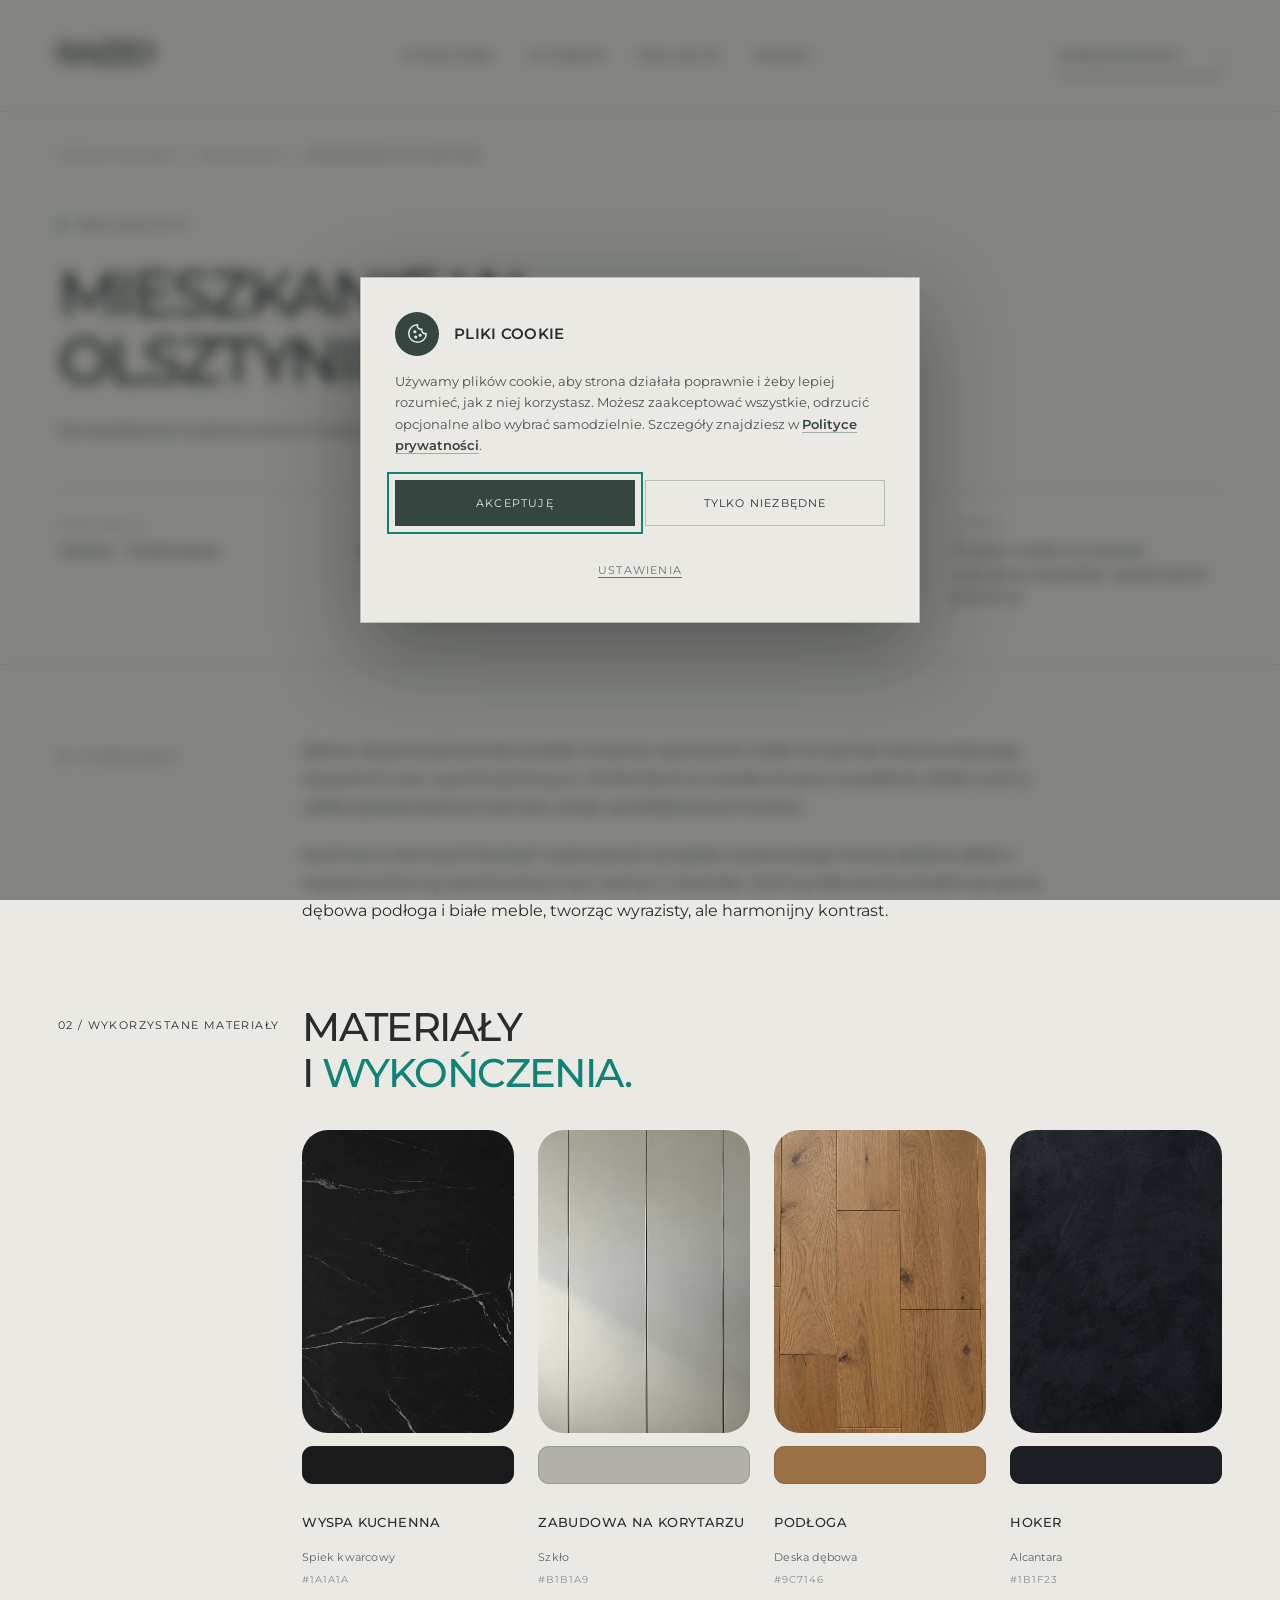
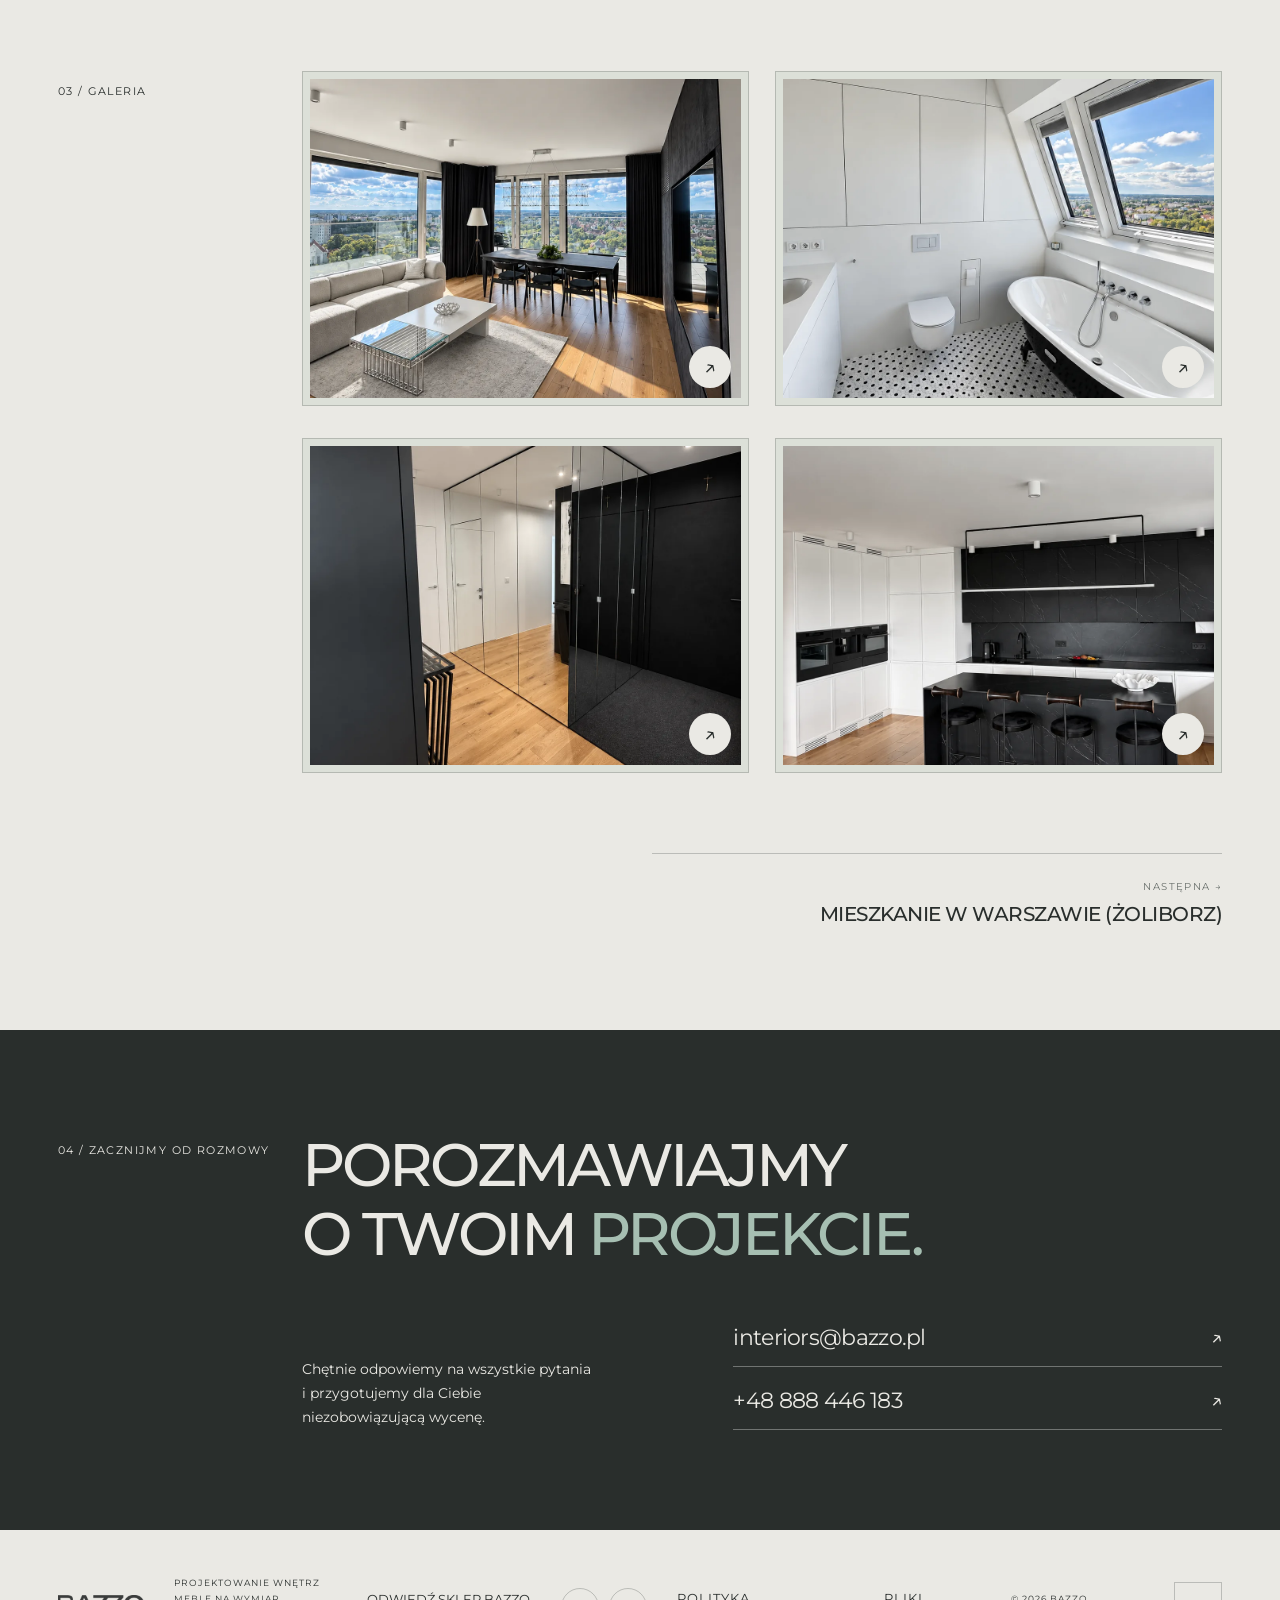
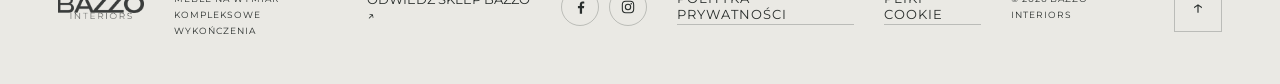
<file: realizacje/mieszkanie-olsztyn.html>
<!doctype html>
<html lang="pl"><head><meta charset="UTF-8"><!-- Google Consent Mode v2 --><script>window.dataLayer=window.dataLayer||[];function gtag(){dataLayer.push(arguments);}gtag('consent','default',{'ad_storage':'denied','ad_user_data':'denied','ad_personalization':'denied','analytics_storage':'denied','personalization_storage':'denied','functionality_storage':'granted','security_storage':'granted','wait_for_update':500});gtag('set','url_passthrough',true);try{var z=localStorage.getItem('bazzo-zgody');if(z){var o=JSON.parse(z);gtag('consent','update',{'ad_storage':o.marketing?'granted':'denied','ad_user_data':o.marketing?'granted':'denied','ad_personalization':o.marketing?'granted':'denied','analytics_storage':o.analityka?'granted':'denied','personalization_storage':o.analityka?'granted':'denied'});}}catch(e){}</script><!-- End Consent Mode --><!-- Google Tag Manager --><script>(function(w,d,s,l,i){w[l]=w[l]||[];w[l].push({'gtm.start':new Date().getTime(),event:'gtm.js'});var f=d.getElementsByTagName(s)[0],j=d.createElement(s),dl=l!='dataLayer'?'&l='+l:'';j.async=true;j.src='https://www.googletagmanager.com/gtm.js?id='+i+dl;f.parentNode.insertBefore(j,f);})(window,document,'script','dataLayer','GTM-NRX2MJMX');</script><!-- End Google Tag Manager --><meta name="viewport" content="width=device-width,initial-scale=1"><meta name="description" content="Kompleksowe wykończenie mieszkania od projektu po przekazanie kluczy. Realizacja Bazzo Interiors."><title>Mieszkanie w Olsztynie - Bazzo Interiors</title><link rel="stylesheet" href="../style.css"><link rel="icon" href="../favicon.svg"></head>
<body class="subpage"><!-- Google Tag Manager (noscript) --><noscript><iframe src="https://www.googletagmanager.com/ns.html?id=GTM-NRX2MJMX" height="0" width="0" style="display:none;visibility:hidden"></iframe></noscript><!-- End Google Tag Manager (noscript) -->
<a class="skip" href="#main">Przejdź do treści</a>
<header><a class="logo" href="../" aria-label="Bazzo Interiors - strona główna"><img src="../assets/logo/bazzo-interiors.webp?v=dcfa63eb" alt="Bazzo Interiors" width="500" height="145"></a><nav id="navigation" aria-label="Nawigacja główna"><a href="../#o-nas">O pracowni</a><a href="../#oferta">Co robimy</a><a href="../#realizacje">Realizacje</a><a href="../#proces">Proces</a><a class="mobile-contact" href="../#kontakt">Kontakt ↗︎</a></nav><a class="header-contact" href="../#kontakt">Porozmawiajmy <span>↗︎</span></a><button class="menu-toggle" aria-expanded="false" aria-controls="navigation" aria-label="Otwórz menu"><span class="menu-label">MENU</span><span class="menu-icon" aria-hidden="true"><i></i><i></i><i></i></span></button></header>
<main id="main">
<nav class="breadcrumb" aria-label="Ścieżka nawigacji"><a href="../">Strona główna</a><span aria-hidden="true">/</span><a href="../#realizacje">Realizacje</a><span aria-hidden="true">/</span><span aria-current="page">Mieszkanie w Olsztynie</span></nav>
<section class="project-hero"><p class="eyebrow"><span class="dot"></span> REALIZACJA 01</p><h1>Mieszkanie w Olsztynie</h1><p class="lead">Kompleksowe wykończenie mieszkania od projektu po przekazanie kluczy.</p><dl class="project-meta"><div class="meta-item"><dt>Lokalizacja</dt><dd>Olsztyn – Śródmieście</dd></div><div class="meta-item"><dt>Powierzchnia</dt><dd>140 m²</dd></div><div class="meta-item"><dt>Rok</dt><dd>2025</dd></div><div class="meta-item"><dt>Zakres</dt><dd>Projekt, meble na wymiar, zabudowy stolarskie, wykończenie pod klucz</dd></div></dl></section>
<section class="project-body section"><div class="section-label">01 / O REALIZACJI</div><div class="project-text"><p>Zakres obejmował autorski projekt wnętrza, wykonanie mebli na wymiar oraz koordynację wszystkich prac wykończeniowych. Strefa dzienna została otwarta na jadalnię, dzięki czemu układ zyskał przestronność bez utraty wyodrębnionych funkcji.</p><p>Kuchnia w ciemnych frontach wykonanych ze spieku kwarcowego tworzy spójną całość z wyspą kuchenną wykończoną w tym samym materiale. Ciemną zabudowę przełamuje jasna, dębowa podłoga i białe meble, tworząc wyrazisty, ale harmonijny kontrast.</p></div></section>
<section class="project-materials section"><div class="section-label">02 / WYKORZYSTANE MATERIAŁY</div><div class="materials-main"><h2>Materiały<br>i <em>wykończenia.</em></h2><div class="material-grid"><figure class="material"><img src="../assets/materialy/mieszkanie-olsztyn/wyspa-kuchenna.webp?v=f76fbeb3" alt="Faktura: czarny spiek z białym użyleniem" loading="lazy" width="1200" height="1200"><span class="swatch" style="background:#1a1a1a"></span><figcaption><strong>Wyspa kuchenna</strong><span>Spiek kwarcowy</span><code>#1a1a1a</code></figcaption></figure><figure class="material"><img src="../assets/materialy/mieszkanie-olsztyn/zabudowa-na-korytarzu.webp?v=f8857dcd" alt="Faktura: lustrzana zabudowa na korytarzu" loading="lazy" width="1200" height="1200"><span class="swatch" style="background:#b1b1a9"></span><figcaption><strong>Zabudowa na korytarzu</strong><span>Szkło</span><code>#b1b1a9</code></figcaption></figure><figure class="material"><img src="../assets/materialy/mieszkanie-olsztyn/podloga.webp?v=e5c1bccc" alt="Faktura: jasna, dębowa podłoga w klasycznym układzie prostym." loading="lazy" width="1200" height="1200"><span class="swatch" style="background:#9c7146"></span><figcaption><strong>Podłoga</strong><span>Deska dębowa</span><code>#9c7146</code></figcaption></figure><figure class="material"><img src="../assets/materialy/mieszkanie-olsztyn/hoker.webp?v=0af092f8" alt="Faktura: czarna alcantara" loading="lazy" width="1200" height="1200"><span class="swatch" style="background:#1b1f23"></span><figcaption><strong>Hoker</strong><span>Alcantara</span><code>#1b1f23</code></figcaption></figure></div></div></section>
<section class="project-gallery section"><div class="section-label">03 / GALERIA</div><div class="shots"><figure class="shot shot-pionowe"><button class="photo-button" data-photo="../assets/realizacje/mieszkanie-olsztyn/01.webp?v=56a09001" aria-label="Powiększ zdjęcie 1"><img src="../assets/realizacje/mieszkanie-olsztyn/01.webp?v=56a09001" alt="Strefa dzienna z panoramicznym przeszkleniem" loading="lazy" width="1086" height="1448"><span>↗︎</span></button></figure><figure class="shot shot-pionowe"><button class="photo-button" data-photo="../assets/realizacje/mieszkanie-olsztyn/02.webp?v=3fceeac2" aria-label="Powiększ zdjęcie 2"><img src="../assets/realizacje/mieszkanie-olsztyn/02.webp?v=3fceeac2" alt="Łazienka z czarno-białą mozaiką i wanną wolnostojącą" loading="lazy" width="1086" height="1448"><span>↗︎</span></button></figure><figure class="shot shot-pionowe"><button class="photo-button" data-photo="../assets/realizacje/mieszkanie-olsztyn/03.webp?v=bfef89aa" aria-label="Powiększ zdjęcie 3"><img src="../assets/realizacje/mieszkanie-olsztyn/03.webp?v=bfef89aa" alt="Przedpokój z lustrzaną zabudową" loading="lazy" width="1086" height="1448"><span>↗︎</span></button></figure><figure class="shot shot-pionowe"><button class="photo-button" data-photo="../assets/realizacje/mieszkanie-olsztyn/04.webp?v=a47310ca" aria-label="Powiększ zdjęcie 4"><img src="../assets/realizacje/mieszkanie-olsztyn/04.webp?v=a47310ca" alt="Zabudowa kuchenna z barem i hokerami" loading="lazy" width="1086" height="1448"><span>↗︎</span></button></figure></div></section>
<nav class="project-nav" aria-label="Inne realizacje"><span></span><a class="pn next" href="mieszkanie-zoliborz"><span>Następna →︎</span><strong>Mieszkanie w Warszawie (Żoliborz)</strong></a></nav>
<section class="contact section" id="kontakt"><div class="section-label">04 / ZACZNIJMY OD ROZMOWY</div><div class="contact-main"><h2>Porozmawiajmy<br>o Twoim <em>projekcie.</em></h2><div class="contact-bottom"><p>Chętnie odpowiemy na wszystkie pytania<br>i przygotujemy dla Ciebie<br>niezobowiązującą wycenę.</p><div class="contact-links"><a href="mailto:interiors@bazzo.pl">interiors@bazzo.pl <span>↗︎</span></a><a href="tel:+48888446183">+48 888 446 183 <span>↗︎</span></a></div></div></div></section>
</main><footer><a class="logo" href="../"><img src="../assets/logo/bazzo-interiors.webp?v=dcfa63eb" alt="Bazzo Interiors" width="500" height="145"></a><p>PROJEKTOWANIE WNĘTRZ<br>MEBLE NA WYMIAR<br>KOMPLEKSOWE WYKOŃCZENIA</p><a href="https://bazzo.pl/" target="_blank" rel="noopener">Odwiedź sklep Bazzo ↗︎</a><div class="footer-social"><a class="social-icon" href="https://www.facebook.com/bazzo.interiors" target="_blank" rel="noopener" aria-label="Bazzo Interiors na Facebooku"><svg class="social-svg" viewBox="0 0 24 24" aria-hidden="true" focusable="false"><path d="M15.1 22v-8.2h2.8l.4-3.2h-3.2V8.5c0-.9.3-1.6 1.6-1.6h1.7V4c-.3 0-1.3-.1-2.5-.1-2.5 0-4.2 1.5-4.2 4.3v2.4H8.9v3.2h2.8V22h3.4Z" fill="currentColor"/></svg></a><a class="social-icon" href="https://www.instagram.com/bazzo.interiors/" target="_blank" rel="noopener" aria-label="Bazzo Interiors na Instagramie"><svg class="social-svg" viewBox="0 0 24 24" aria-hidden="true" focusable="false" fill="none" stroke="currentColor" stroke-width="1.6" stroke-linecap="round"><rect x="3.5" y="3.5" width="17" height="17" rx="5"/><circle cx="12" cy="12" r="4"/><circle cx="16.9" cy="7.1" r="1.1" fill="currentColor" stroke="none"/></svg></a></div><a class="polityka-link" href="../polityka-prywatnosci">Polityka prywatności</a><a class="zgody-link" href="#zgody">Pliki cookie</a><span>© 2026 BAZZO INTERIORS</span><a class="to-top" href="#" aria-label="Wróć na początek">↑︎</a></footer>
<dialog id="lightbox" aria-label="Zdjęcie realizacji"><button class="close-dialog" aria-label="Zamknij zdjęcie">ZAMKNIJ ×︎</button><img alt="Powiększone zdjęcie realizacji Bazzo Interiors"><div class="lightbox-bottom"><button id="previous" aria-label="Poprzednie zdjęcie">←︎</button><span id="photo-counter" aria-live="polite"></span><button id="next" aria-label="Następne zdjęcie">→︎</button></div></dialog><div class="zgody" id="zgody" role="dialog" aria-modal="false" aria-labelledby="zgody-tytul" aria-describedby="zgody-opis"><div class="zgody-panel"><div class="zgody-naglowek"><span class="zgody-ikona" aria-hidden="true"><svg viewBox="0 0 24 24" fill="none" stroke="currentColor" stroke-width="1.7" stroke-linecap="round" stroke-linejoin="round"><path d="M12 2a10 10 0 1 0 10 10 4 4 0 0 1-5-5 4 4 0 0 1-5-5Z"/><circle cx="9" cy="10" r="1"/><circle cx="15" cy="14" r="1"/><circle cx="10" cy="16" r="1"/></svg></span><h2 id="zgody-tytul">Pliki cookie</h2></div><p id="zgody-opis">Używamy plików cookie, aby strona działała poprawnie i żeby lepiej rozumieć, jak z niej korzystasz. Możesz zaakceptować wszystkie, odrzucić opcjonalne albo wybrać samodzielnie. Szczegóły znajdziesz w <a href="../polityka-prywatnosci">Polityce prywatności</a>.</p><div class="zgody-akcje"><button type="button" class="zgody-tak" data-zgoda="wszystko">Akceptuję</button><button type="button" class="zgody-nie" data-zgoda="nic">Tylko niezbędne</button><button type="button" class="zgody-wiecej" data-zgoda="ustawienia" aria-expanded="false" aria-controls="zgody-szczegoly">Ustawienia</button></div><div class="zgody-szczegoly" id="zgody-szczegoly"><div class="zgody-kat"><input type="checkbox" id="zg-niezbedne" checked disabled><div><label for="zg-niezbedne">Niezbędne</label><p>Konieczne do działania strony. Zawsze włączone.</p></div></div><div class="zgody-kat"><input type="checkbox" id="zg-analityka"><div><label for="zg-analityka">Analityczne</label><p>Anonimowe statystyki odwiedzin — pomagają nam ulepszać stronę.</p></div></div><div class="zgody-kat"><input type="checkbox" id="zg-marketing"><div><label for="zg-marketing">Marketingowe</label><p>Dopasowanie reklam i mierzenie ich skuteczności.</p></div></div><div class="zgody-akcje" style="margin-top:18px"><button type="button" class="zgody-tak" data-zgoda="wybrane">Zapisz wybór</button></div></div></div></div><script src="../script.js"></script></body></html>
</file>
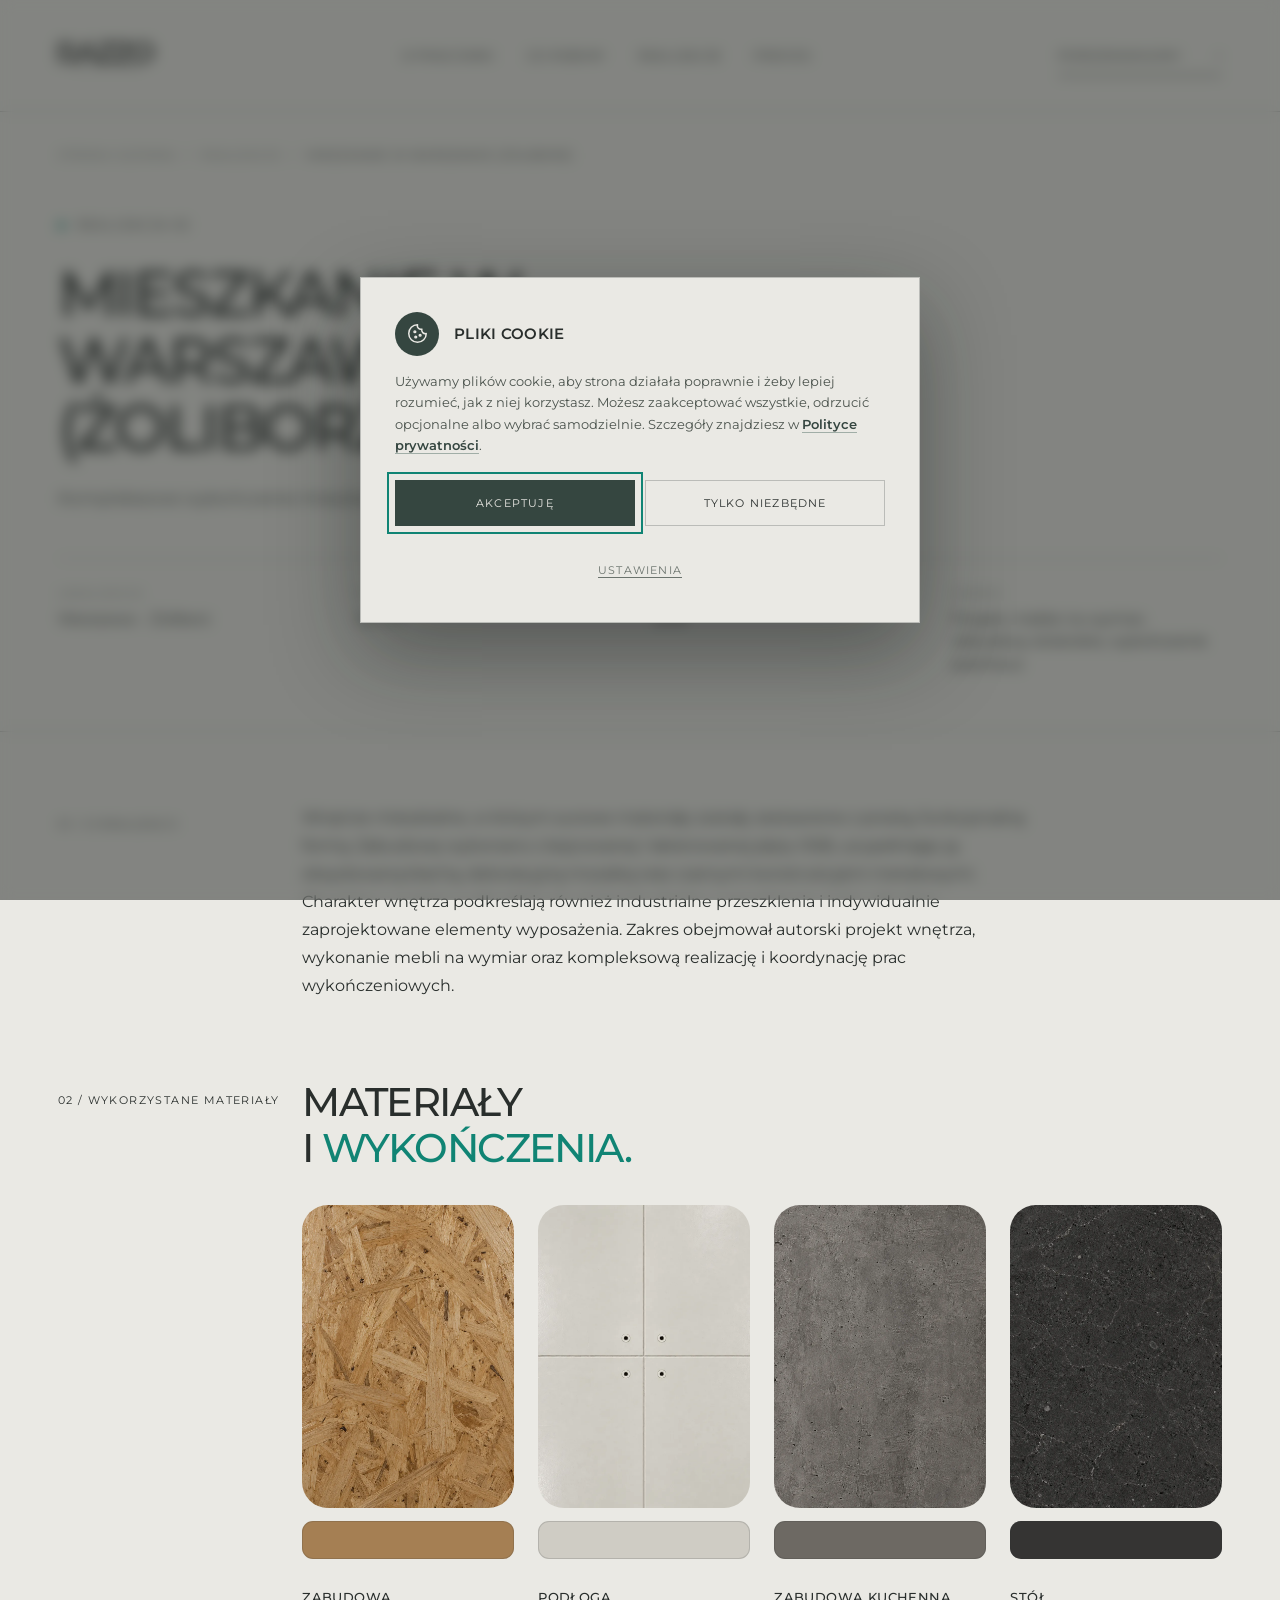
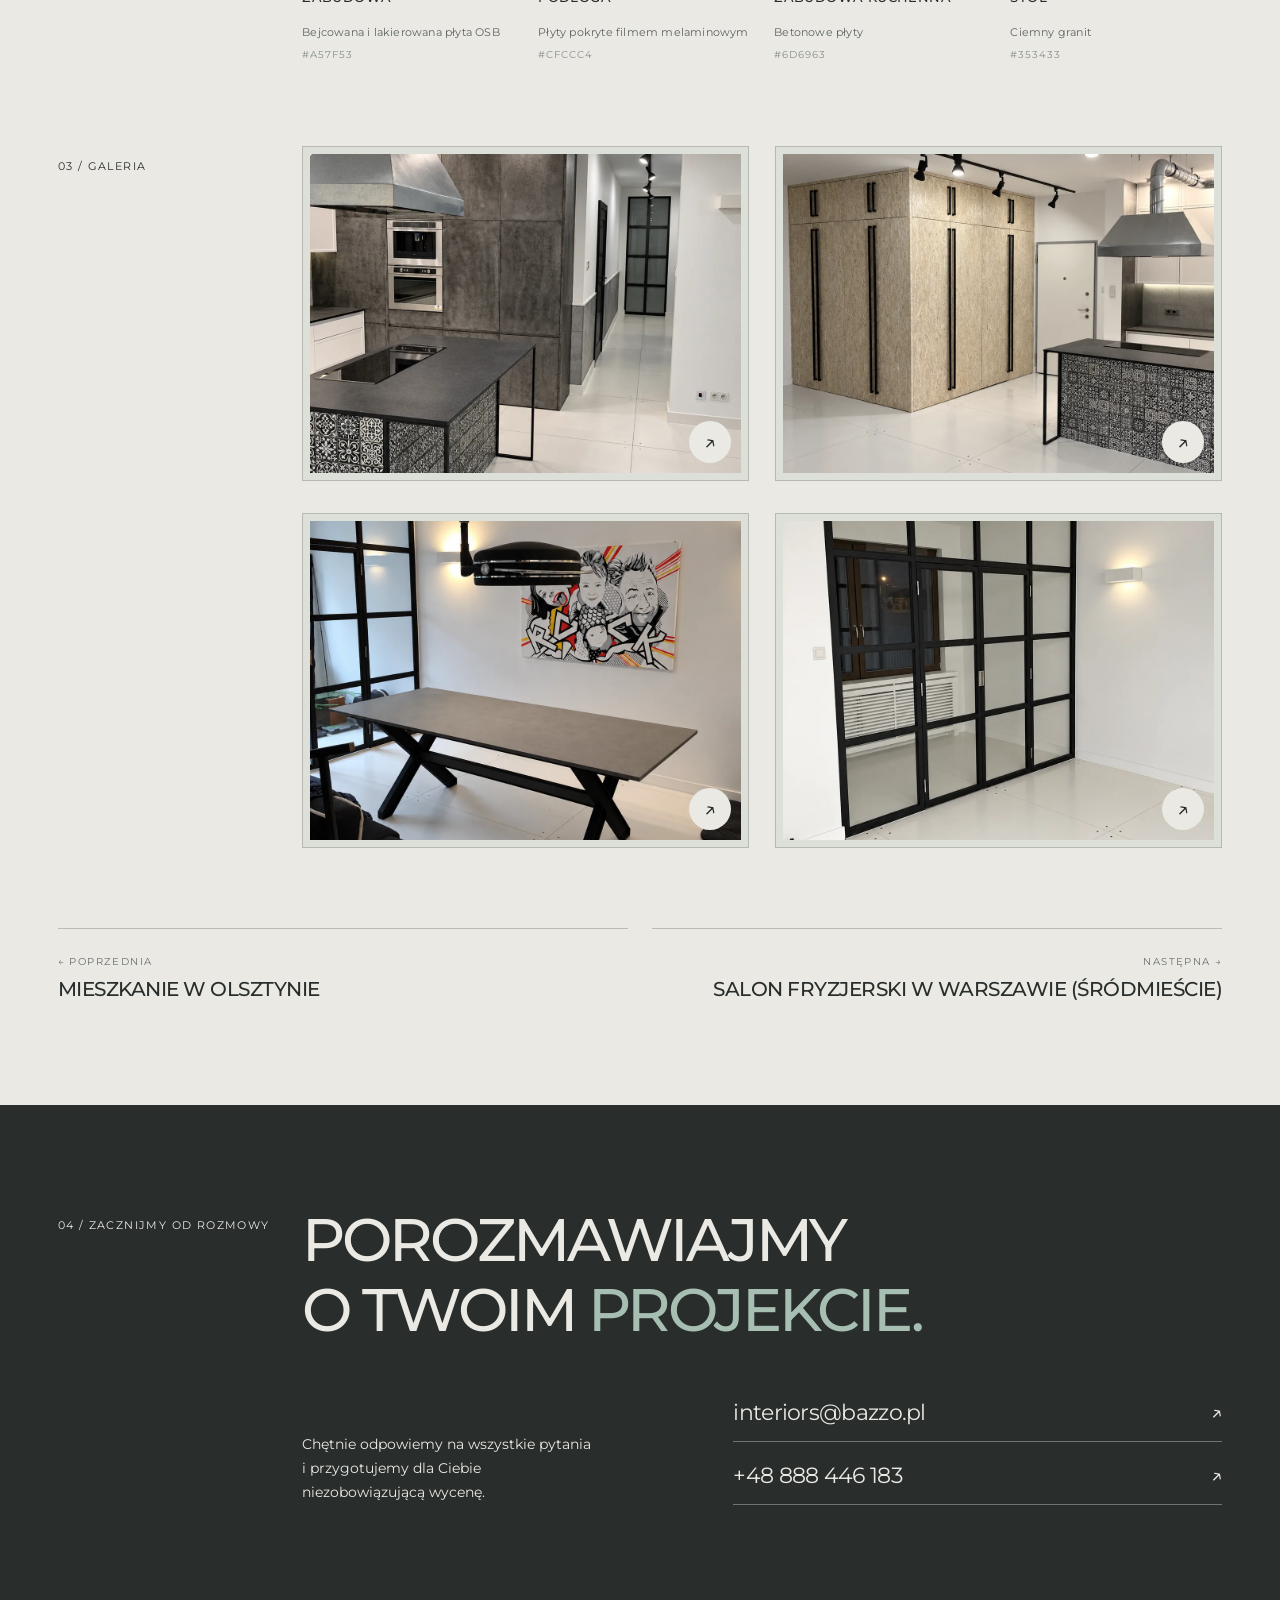
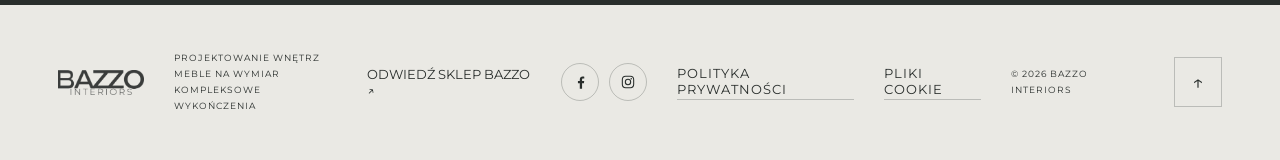
<file: realizacje/mieszkanie-zoliborz.html>
<!doctype html>
<html lang="pl"><head><meta charset="UTF-8"><!-- Google Consent Mode v2 --><script>window.dataLayer=window.dataLayer||[];function gtag(){dataLayer.push(arguments);}gtag('consent','default',{'ad_storage':'denied','ad_user_data':'denied','ad_personalization':'denied','analytics_storage':'denied','personalization_storage':'denied','functionality_storage':'granted','security_storage':'granted','wait_for_update':500});gtag('set','url_passthrough',true);try{var z=localStorage.getItem('bazzo-zgody');if(z){var o=JSON.parse(z);gtag('consent','update',{'ad_storage':o.marketing?'granted':'denied','ad_user_data':o.marketing?'granted':'denied','ad_personalization':o.marketing?'granted':'denied','analytics_storage':o.analityka?'granted':'denied','personalization_storage':o.analityka?'granted':'denied'});}}catch(e){}</script><!-- End Consent Mode --><!-- Google Tag Manager --><script>(function(w,d,s,l,i){w[l]=w[l]||[];w[l].push({'gtm.start':new Date().getTime(),event:'gtm.js'});var f=d.getElementsByTagName(s)[0],j=d.createElement(s),dl=l!='dataLayer'?'&l='+l:'';j.async=true;j.src='https://www.googletagmanager.com/gtm.js?id='+i+dl;f.parentNode.insertBefore(j,f);})(window,document,'script','dataLayer','GTM-NRX2MJMX');</script><!-- End Google Tag Manager --><meta name="viewport" content="width=device-width,initial-scale=1"><meta name="description" content="Kompleksowe wykończenie mieszkania od projektu po przekazanie kluczy. Realizacja Bazzo Interiors."><title>Mieszkanie w Warszawie (Żoliborz) - Bazzo Interiors</title><link rel="stylesheet" href="../style.css"><link rel="icon" href="../favicon.svg"></head>
<body class="subpage"><!-- Google Tag Manager (noscript) --><noscript><iframe src="https://www.googletagmanager.com/ns.html?id=GTM-NRX2MJMX" height="0" width="0" style="display:none;visibility:hidden"></iframe></noscript><!-- End Google Tag Manager (noscript) -->
<a class="skip" href="#main">Przejdź do treści</a>
<header><a class="logo" href="../" aria-label="Bazzo Interiors - strona główna"><img src="../assets/logo/bazzo-interiors.webp?v=dcfa63eb" alt="Bazzo Interiors" width="500" height="145"></a><nav id="navigation" aria-label="Nawigacja główna"><a href="../#o-nas">O pracowni</a><a href="../#oferta">Co robimy</a><a href="../#realizacje">Realizacje</a><a href="../#proces">Proces</a><a class="mobile-contact" href="../#kontakt">Kontakt ↗︎</a></nav><a class="header-contact" href="../#kontakt">Porozmawiajmy <span>↗︎</span></a><button class="menu-toggle" aria-expanded="false" aria-controls="navigation" aria-label="Otwórz menu"><span class="menu-label">MENU</span><span class="menu-icon" aria-hidden="true"><i></i><i></i><i></i></span></button></header>
<main id="main">
<nav class="breadcrumb" aria-label="Ścieżka nawigacji"><a href="../">Strona główna</a><span aria-hidden="true">/</span><a href="../#realizacje">Realizacje</a><span aria-hidden="true">/</span><span aria-current="page">Mieszkanie w Warszawie (Żoliborz)</span></nav>
<section class="project-hero"><p class="eyebrow"><span class="dot"></span> REALIZACJA 02</p><h1>Mieszkanie w Warszawie (Żoliborz)</h1><p class="lead">Kompleksowe wykończenie mieszkania od projektu po przekazanie kluczy.</p><dl class="project-meta"><div class="meta-item"><dt>Lokalizacja</dt><dd>Warszawa – Żoliborz</dd></div><div class="meta-item"><dt>Powierzchnia</dt><dd>120 m²</dd></div><div class="meta-item"><dt>Rok</dt><dd>2019</dd></div><div class="meta-item"><dt>Zakres</dt><dd>Projekt, meble na wymiar, zabudowy stolarskie, wykończenie pod klucz</dd></div></dl></section>
<section class="project-body section"><div class="section-label">01 / O REALIZACJI</div><div class="project-text"><p>Wnętrze mieszkalne, w którym surowe materiały zostały zestawione z prostą, funkcjonalną formą. Zabudowę wykonano z bejcowanej i lakierowanej płyty OSB, uzupełniając ją oksydowaną blachą, dekoracyjną mozaiką oraz czarnymi konstrukcjami metalowymi. Charakter wnętrza podkreślają również industrialne przeszklenia i indywidualnie zaprojektowane elementy wyposażenia. Zakres obejmował autorski projekt wnętrza, wykonanie mebli na wymiar oraz kompleksową realizację i koordynację prac wykończeniowych.</p></div></section>
<section class="project-materials section"><div class="section-label">02 / WYKORZYSTANE MATERIAŁY</div><div class="materials-main"><h2>Materiały<br>i <em>wykończenia.</em></h2><div class="material-grid"><figure class="material"><img src="../assets/materialy/mieszkanie-zoliborz/zabudowa.webp?v=976f60b4" alt="Faktura: bejcowana i lakierowana płyta OSB" loading="lazy" width="1200" height="1200"><span class="swatch" style="background:#a57f53"></span><figcaption><strong>Zabudowa</strong><span>Bejcowana i lakierowana płyta OSB</span><code>#a57f53</code></figcaption></figure><figure class="material"><img src="../assets/materialy/mieszkanie-zoliborz/podloga.webp?v=8f21bba0" alt="Faktura: film melaminowy" loading="lazy" width="1200" height="1200"><span class="swatch" style="background:#cfccc4"></span><figcaption><strong>Podłoga</strong><span>Płyty pokryte filmem melaminowym</span><code>#cfccc4</code></figcaption></figure><figure class="material"><img src="../assets/materialy/mieszkanie-zoliborz/zabudowa-kuchenna.webp?v=4de3afe7" alt="Faktura: betonowe płyty" loading="lazy" width="1200" height="1200"><span class="swatch" style="background:#6d6963"></span><figcaption><strong>Zabudowa kuchenna</strong><span>Betonowe płyty</span><code>#6d6963</code></figcaption></figure><figure class="material"><img src="../assets/materialy/mieszkanie-zoliborz/stol.webp?v=11ae44bc" alt="Faktura: Ciemny granit" loading="lazy" width="1200" height="1200"><span class="swatch" style="background:#353433"></span><figcaption><strong>Stół</strong><span>Ciemny granit</span><code>#353433</code></figcaption></figure></div></div></section>
<section class="project-gallery section"><div class="section-label">03 / GALERIA</div><div class="shots"><figure class="shot shot-pionowe"><button class="photo-button" data-photo="../assets/realizacje/mieszkanie-zoliborz/01.webp?v=e09ec849" aria-label="Powiększ zdjęcie 1"><img src="../assets/realizacje/mieszkanie-zoliborz/01.webp?v=e09ec849" alt="Industrialna kuchnia z wyspą wykończoną mozaikowymi płytkami, surowym stalowym okapem i zabudową z betonowych płyt." loading="lazy" width="1086" height="1448"><span>↗︎</span></button></figure><figure class="shot shot-pionowe"><button class="photo-button" data-photo="../assets/realizacje/mieszkanie-zoliborz/02.webp?v=7eb76cec" aria-label="Powiększ zdjęcie 2"><img src="../assets/realizacje/mieszkanie-zoliborz/02.webp?v=7eb76cec" alt="Zabudowa z bejcowanej i lakierowanej płyty OSB nadaje wnętrzu surowy, industrialny charakter, uzupełniony czarnymi detalami i dekoracyjną mozaiką. Całość dopełnia podłoga wykonana ze sklejki pokrytej filmem melaminowym." loading="lazy" width="1086" height="1448"><span>↗︎</span></button></figure><figure class="shot shot-pionowe"><button class="photo-button" data-photo="../assets/realizacje/mieszkanie-zoliborz/03.webp?v=001db078" aria-label="Powiększ zdjęcie 3"><img src="../assets/realizacje/mieszkanie-zoliborz/03.webp?v=001db078" alt="Stół z granitowym blatem na charakterystycznej, czarnej stalowej konstrukcji zestawiono z personalizowaną lampą chirurgiczną." loading="lazy" width="1086" height="1448"><span>↗︎</span></button></figure><figure class="shot shot-pionowe"><button class="photo-button" data-photo="../assets/realizacje/mieszkanie-zoliborz/04.webp?v=74b340c6" aria-label="Powiększ zdjęcie 4"><img src="../assets/realizacje/mieszkanie-zoliborz/04.webp?v=74b340c6" alt="Przeszklone drzwi w czarnej, metalowej konstrukcji nadają wnętrzu nowoczesny, industrialny charakter." loading="lazy" width="1086" height="1448"><span>↗︎</span></button></figure></div></section>
<nav class="project-nav" aria-label="Inne realizacje"><a class="pn prev" href="mieszkanie-olsztyn"><span>←︎ Poprzednia</span><strong>Mieszkanie w Olsztynie</strong></a><a class="pn next" href="salon-fryzjerski"><span>Następna →︎</span><strong>Salon fryzjerski w Warszawie (Śródmieście)</strong></a></nav>
<section class="contact section" id="kontakt"><div class="section-label">04 / ZACZNIJMY OD ROZMOWY</div><div class="contact-main"><h2>Porozmawiajmy<br>o Twoim <em>projekcie.</em></h2><div class="contact-bottom"><p>Chętnie odpowiemy na wszystkie pytania<br>i przygotujemy dla Ciebie<br>niezobowiązującą wycenę.</p><div class="contact-links"><a href="mailto:interiors@bazzo.pl">interiors@bazzo.pl <span>↗︎</span></a><a href="tel:+48888446183">+48 888 446 183 <span>↗︎</span></a></div></div></div></section>
</main><footer><a class="logo" href="../"><img src="../assets/logo/bazzo-interiors.webp?v=dcfa63eb" alt="Bazzo Interiors" width="500" height="145"></a><p>PROJEKTOWANIE WNĘTRZ<br>MEBLE NA WYMIAR<br>KOMPLEKSOWE WYKOŃCZENIA</p><a href="https://bazzo.pl/" target="_blank" rel="noopener">Odwiedź sklep Bazzo ↗︎</a><div class="footer-social"><a class="social-icon" href="https://www.facebook.com/bazzo.interiors" target="_blank" rel="noopener" aria-label="Bazzo Interiors na Facebooku"><svg class="social-svg" viewBox="0 0 24 24" aria-hidden="true" focusable="false"><path d="M15.1 22v-8.2h2.8l.4-3.2h-3.2V8.5c0-.9.3-1.6 1.6-1.6h1.7V4c-.3 0-1.3-.1-2.5-.1-2.5 0-4.2 1.5-4.2 4.3v2.4H8.9v3.2h2.8V22h3.4Z" fill="currentColor"/></svg></a><a class="social-icon" href="https://www.instagram.com/bazzo.interiors/" target="_blank" rel="noopener" aria-label="Bazzo Interiors na Instagramie"><svg class="social-svg" viewBox="0 0 24 24" aria-hidden="true" focusable="false" fill="none" stroke="currentColor" stroke-width="1.6" stroke-linecap="round"><rect x="3.5" y="3.5" width="17" height="17" rx="5"/><circle cx="12" cy="12" r="4"/><circle cx="16.9" cy="7.1" r="1.1" fill="currentColor" stroke="none"/></svg></a></div><a class="polityka-link" href="../polityka-prywatnosci">Polityka prywatności</a><a class="zgody-link" href="#zgody">Pliki cookie</a><span>© 2026 BAZZO INTERIORS</span><a class="to-top" href="#" aria-label="Wróć na początek">↑︎</a></footer>
<dialog id="lightbox" aria-label="Zdjęcie realizacji"><button class="close-dialog" aria-label="Zamknij zdjęcie">ZAMKNIJ ×︎</button><img alt="Powiększone zdjęcie realizacji Bazzo Interiors"><div class="lightbox-bottom"><button id="previous" aria-label="Poprzednie zdjęcie">←︎</button><span id="photo-counter" aria-live="polite"></span><button id="next" aria-label="Następne zdjęcie">→︎</button></div></dialog><div class="zgody" id="zgody" role="dialog" aria-modal="false" aria-labelledby="zgody-tytul" aria-describedby="zgody-opis"><div class="zgody-panel"><div class="zgody-naglowek"><span class="zgody-ikona" aria-hidden="true"><svg viewBox="0 0 24 24" fill="none" stroke="currentColor" stroke-width="1.7" stroke-linecap="round" stroke-linejoin="round"><path d="M12 2a10 10 0 1 0 10 10 4 4 0 0 1-5-5 4 4 0 0 1-5-5Z"/><circle cx="9" cy="10" r="1"/><circle cx="15" cy="14" r="1"/><circle cx="10" cy="16" r="1"/></svg></span><h2 id="zgody-tytul">Pliki cookie</h2></div><p id="zgody-opis">Używamy plików cookie, aby strona działała poprawnie i żeby lepiej rozumieć, jak z niej korzystasz. Możesz zaakceptować wszystkie, odrzucić opcjonalne albo wybrać samodzielnie. Szczegóły znajdziesz w <a href="../polityka-prywatnosci">Polityce prywatności</a>.</p><div class="zgody-akcje"><button type="button" class="zgody-tak" data-zgoda="wszystko">Akceptuję</button><button type="button" class="zgody-nie" data-zgoda="nic">Tylko niezbędne</button><button type="button" class="zgody-wiecej" data-zgoda="ustawienia" aria-expanded="false" aria-controls="zgody-szczegoly">Ustawienia</button></div><div class="zgody-szczegoly" id="zgody-szczegoly"><div class="zgody-kat"><input type="checkbox" id="zg-niezbedne" checked disabled><div><label for="zg-niezbedne">Niezbędne</label><p>Konieczne do działania strony. Zawsze włączone.</p></div></div><div class="zgody-kat"><input type="checkbox" id="zg-analityka"><div><label for="zg-analityka">Analityczne</label><p>Anonimowe statystyki odwiedzin — pomagają nam ulepszać stronę.</p></div></div><div class="zgody-kat"><input type="checkbox" id="zg-marketing"><div><label for="zg-marketing">Marketingowe</label><p>Dopasowanie reklam i mierzenie ich skuteczności.</p></div></div><div class="zgody-akcje" style="margin-top:18px"><button type="button" class="zgody-tak" data-zgoda="wybrane">Zapisz wybór</button></div></div></div></div><script src="../script.js"></script></body></html>
</file>
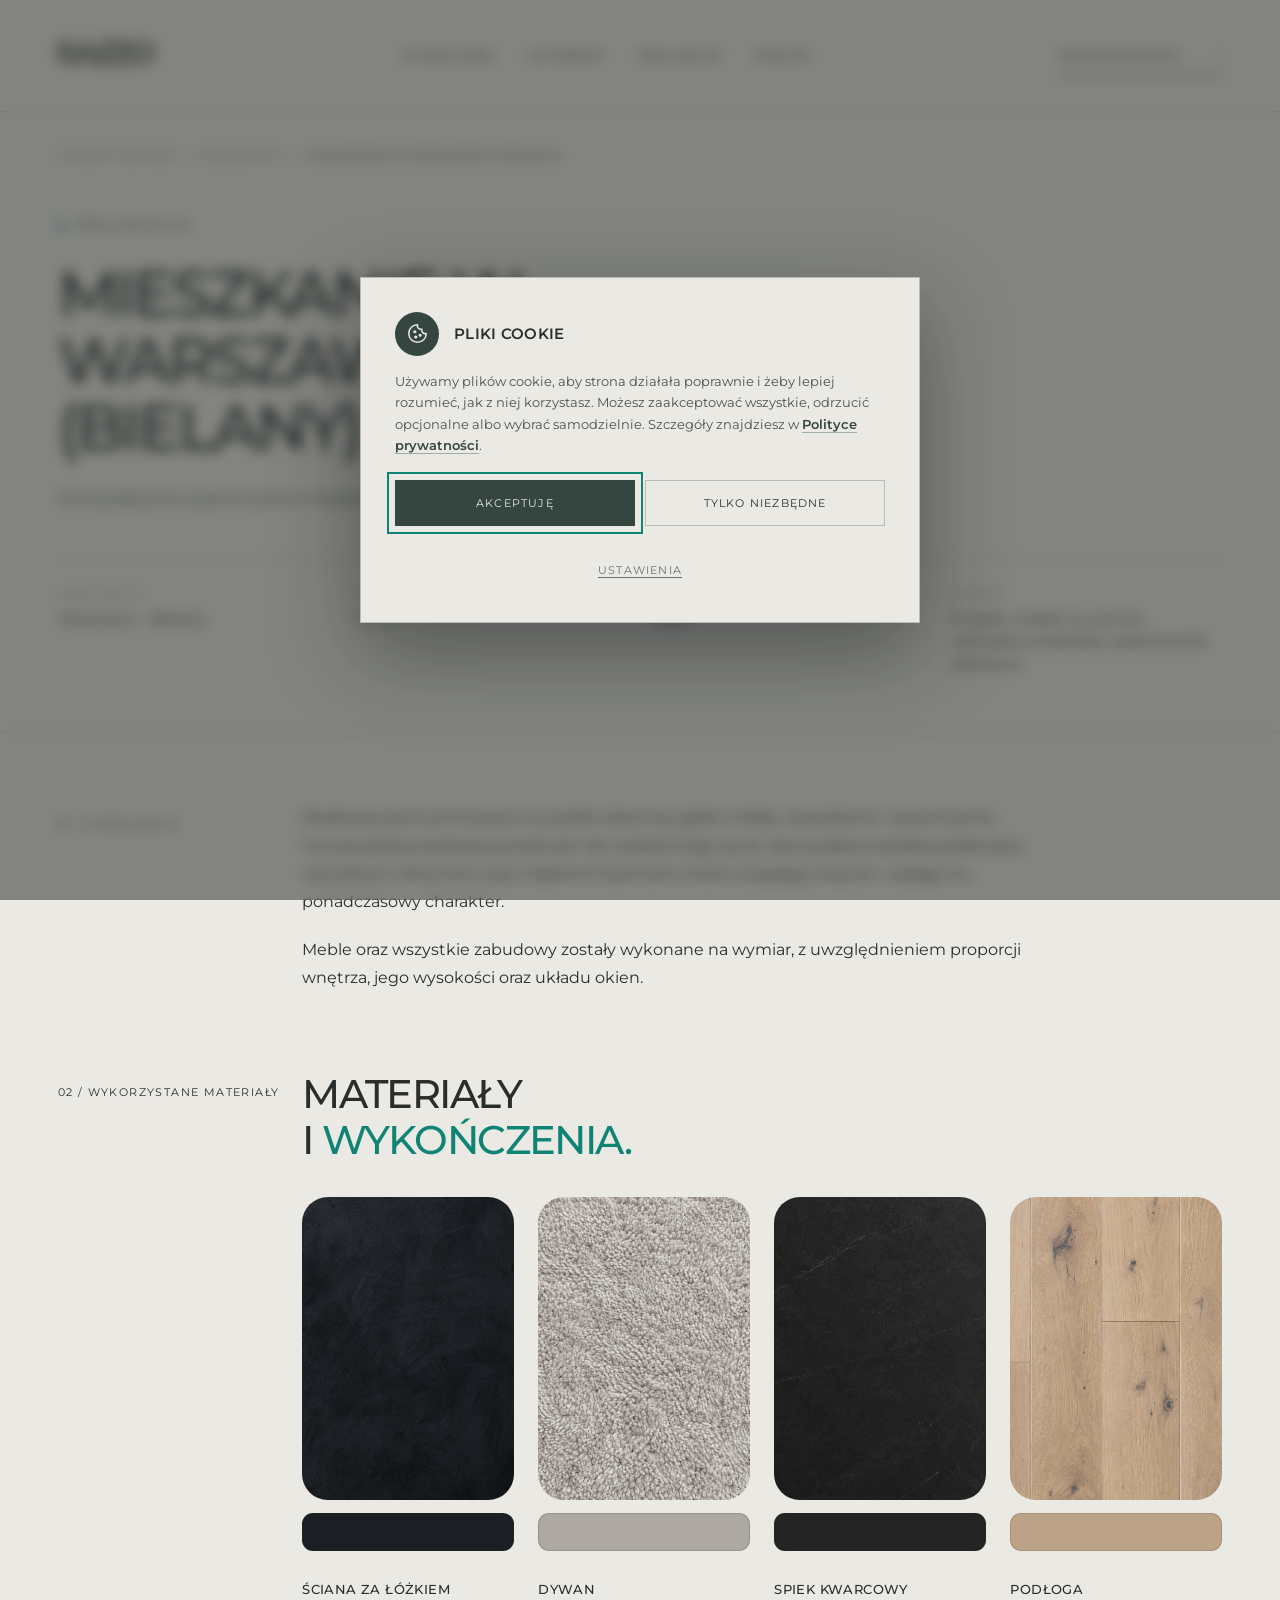
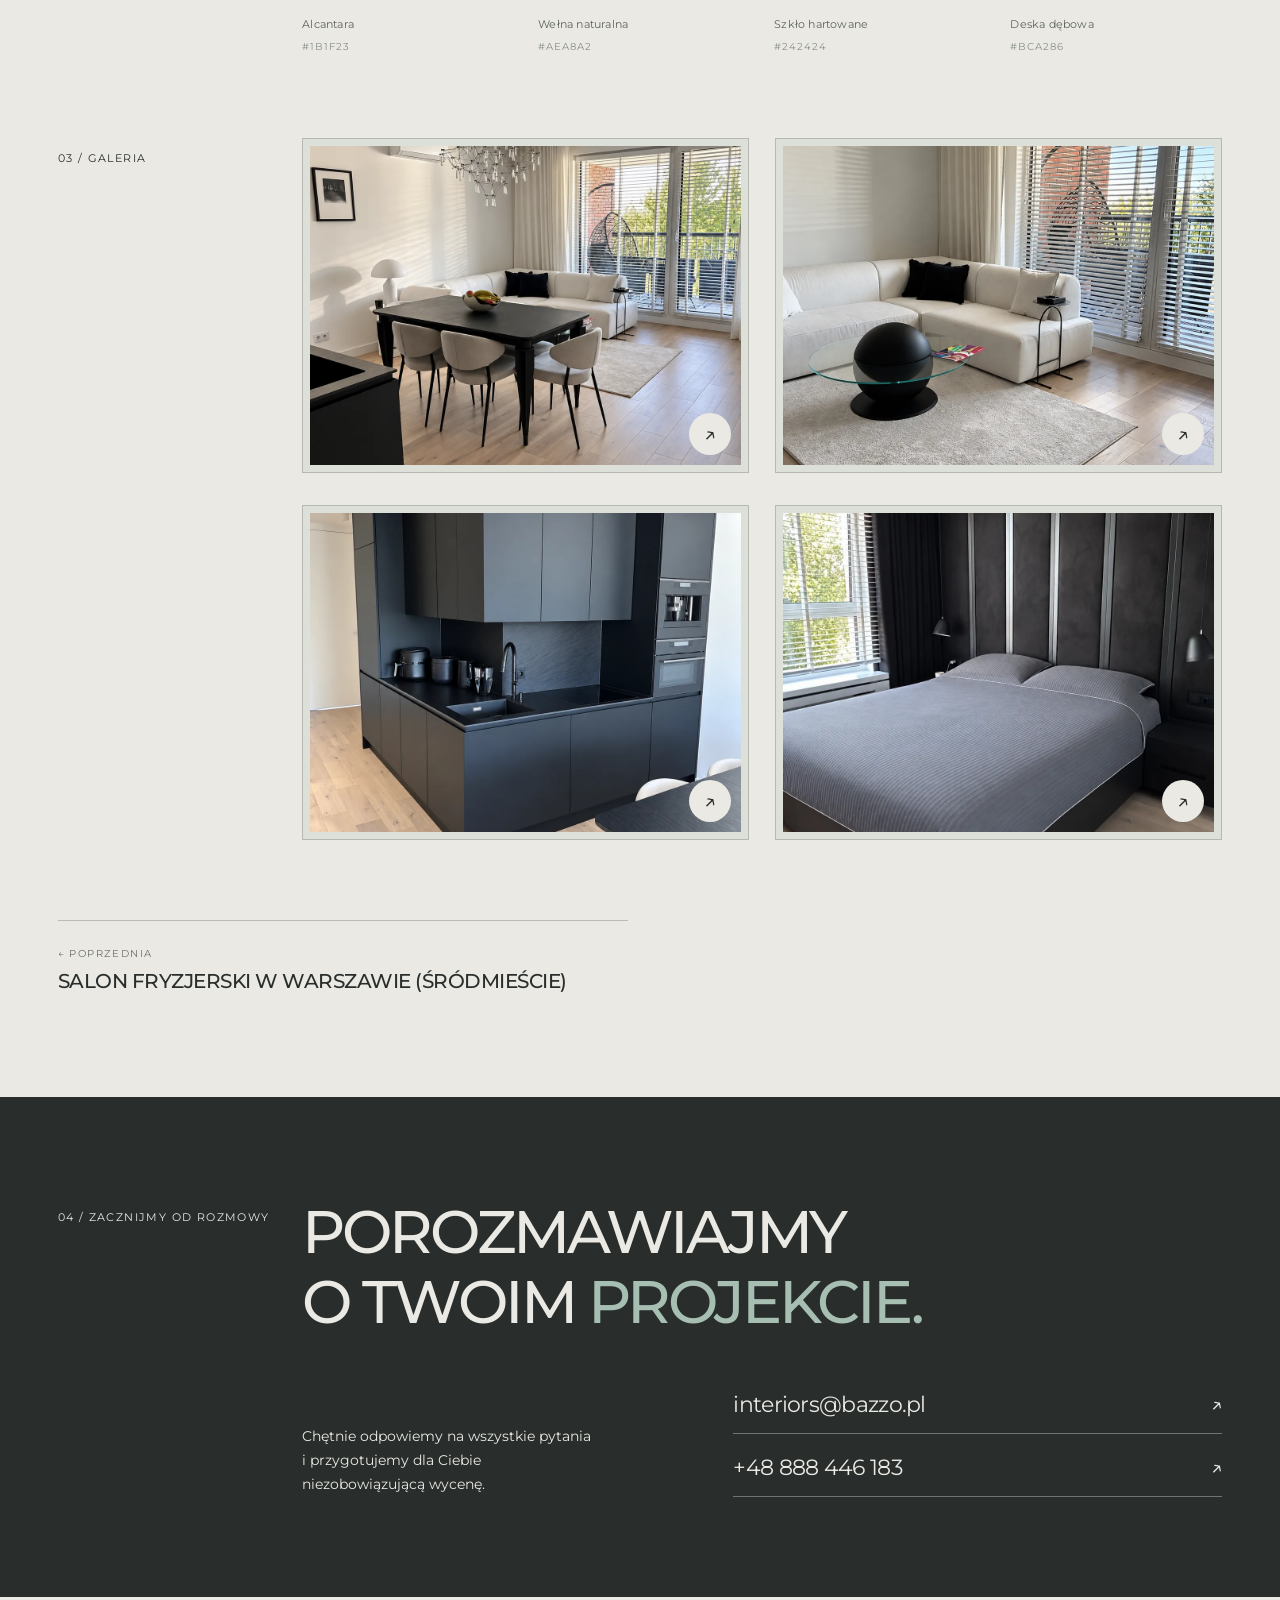
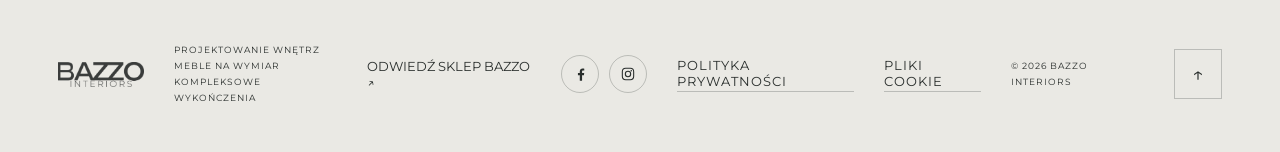
<file: realizacje/mieszkanie.html>
<!doctype html>
<html lang="pl"><head><meta charset="UTF-8"><!-- Google Consent Mode v2 --><script>window.dataLayer=window.dataLayer||[];function gtag(){dataLayer.push(arguments);}gtag('consent','default',{'ad_storage':'denied','ad_user_data':'denied','ad_personalization':'denied','analytics_storage':'denied','personalization_storage':'denied','functionality_storage':'granted','security_storage':'granted','wait_for_update':500});gtag('set','url_passthrough',true);try{var z=localStorage.getItem('bazzo-zgody');if(z){var o=JSON.parse(z);gtag('consent','update',{'ad_storage':o.marketing?'granted':'denied','ad_user_data':o.marketing?'granted':'denied','ad_personalization':o.marketing?'granted':'denied','analytics_storage':o.analityka?'granted':'denied','personalization_storage':o.analityka?'granted':'denied'});}}catch(e){}</script><!-- End Consent Mode --><!-- Google Tag Manager --><script>(function(w,d,s,l,i){w[l]=w[l]||[];w[l].push({'gtm.start':new Date().getTime(),event:'gtm.js'});var f=d.getElementsByTagName(s)[0],j=d.createElement(s),dl=l!='dataLayer'?'&l='+l:'';j.async=true;j.src='https://www.googletagmanager.com/gtm.js?id='+i+dl;f.parentNode.insertBefore(j,f);})(window,document,'script','dataLayer','GTM-NRX2MJMX');</script><!-- End Google Tag Manager --><meta name="viewport" content="width=device-width,initial-scale=1"><meta name="description" content="Kompleksowe wykończenie mieszkania od projektu po przekazanie kluczy. Realizacja Bazzo Interiors."><title>Mieszkanie w Warszawie (Bielany) - Bazzo Interiors</title><link rel="stylesheet" href="../style.css"><link rel="icon" href="../favicon.svg"></head>
<body class="subpage"><!-- Google Tag Manager (noscript) --><noscript><iframe src="https://www.googletagmanager.com/ns.html?id=GTM-NRX2MJMX" height="0" width="0" style="display:none;visibility:hidden"></iframe></noscript><!-- End Google Tag Manager (noscript) -->
<a class="skip" href="#main">Przejdź do treści</a>
<header><a class="logo" href="../" aria-label="Bazzo Interiors - strona główna"><img src="../assets/logo/bazzo-interiors.webp?v=dcfa63eb" alt="Bazzo Interiors" width="500" height="145"></a><nav id="navigation" aria-label="Nawigacja główna"><a href="../#o-nas">O pracowni</a><a href="../#oferta">Co robimy</a><a href="../#realizacje">Realizacje</a><a href="../#proces">Proces</a><a class="mobile-contact" href="../#kontakt">Kontakt ↗︎</a></nav><a class="header-contact" href="../#kontakt">Porozmawiajmy <span>↗︎</span></a><button class="menu-toggle" aria-expanded="false" aria-controls="navigation" aria-label="Otwórz menu"><span class="menu-label">MENU</span><span class="menu-icon" aria-hidden="true"><i></i><i></i><i></i></span></button></header>
<main id="main">
<nav class="breadcrumb" aria-label="Ścieżka nawigacji"><a href="../">Strona główna</a><span aria-hidden="true">/</span><a href="../#realizacje">Realizacje</a><span aria-hidden="true">/</span><span aria-current="page">Mieszkanie w Warszawie (Bielany)</span></nav>
<section class="project-hero"><p class="eyebrow"><span class="dot"></span> REALIZACJA 04</p><h1>Mieszkanie w Warszawie (Bielany)</h1><p class="lead">Kompleksowe wykończenie mieszkania od projektu po przekazanie kluczy.</p><dl class="project-meta"><div class="meta-item"><dt>Lokalizacja</dt><dd>Warszawa – Bielany</dd></div><div class="meta-item"><dt>Powierzchnia</dt><dd>70 m²</dd></div><div class="meta-item"><dt>Rok</dt><dd>2024</dd></div><div class="meta-item"><dt>Zakres</dt><dd>Projekt, meble na wymiar, zabudowy stolarskie, wykończenie pod klucz</dd></div></dl></section>
<section class="project-body section"><div class="section-label">01 / O REALIZACJI</div><div class="project-text"><p>Realizacja skoncentrowana na strefie dziennej, gdzie meble, oświetlenie i wykończenia tworzą spójną, spokojną przestrzeń do codziennego życia.

Jasna paleta została przełamana naturalnym drewnem oraz miękkimi tkaninami, które ocieplają wnętrze i nadają mu ponadczasowy charakter.</p><p>Meble oraz wszystkie zabudowy zostały wykonane na wymiar, z uwzględnieniem proporcji wnętrza, jego wysokości oraz układu okien.</p></div></section>
<section class="project-materials section"><div class="section-label">02 / WYKORZYSTANE MATERIAŁY</div><div class="materials-main"><h2>Materiały<br>i <em>wykończenia.</em></h2><div class="material-grid"><figure class="material"><img src="../assets/materialy/mieszkanie/sciana-za-lozkiem.webp?v=0af092f8" alt="Faktura: czarna alcantara" loading="lazy" width="1200" height="1200"><span class="swatch" style="background:#1b1f23"></span><figcaption><strong>Ściana za łóżkiem</strong><span>Alcantara</span><code>#1b1f23</code></figcaption></figure><figure class="material"><img src="../assets/materialy/mieszkanie/dywan.webp?v=ac0e7dff" alt="Faktura: wełna naturalna" loading="lazy" width="1200" height="1200"><span class="swatch" style="background:#aea8a2"></span><figcaption><strong>Dywan</strong><span>Wełna naturalna</span><code>#aea8a2</code></figcaption></figure><figure class="material"><img src="../assets/materialy/mieszkanie/spiek-kwarcowy.webp?v=fffd46e9" alt="Faktura: czarny spiek kwarcowy" loading="lazy" width="1200" height="1200"><span class="swatch" style="background:#242424"></span><figcaption><strong>Spiek kwarcowy</strong><span>Szkło hartowane</span><code>#242424</code></figcaption></figure><figure class="material"><img src="../assets/materialy/mieszkanie/podloga.webp?v=84438ca0" alt="Faktura: jasna, dębowa podłoga w klasycznym układzie prostym." loading="lazy" width="1200" height="1200"><span class="swatch" style="background:#bca286"></span><figcaption><strong>Podłoga</strong><span>Deska dębowa</span><code>#bca286</code></figcaption></figure></div></div></section>
<section class="project-gallery section"><div class="section-label">03 / GALERIA</div><div class="shots"><figure class="shot shot-pionowe"><button class="photo-button" data-photo="../assets/realizacje/mieszkanie/01.webp?v=82d1a9c2" aria-label="Powiększ zdjęcie 1"><img src="../assets/realizacje/mieszkanie/01.webp?v=82d1a9c2" alt="Jadalnia z ciemnym stołem z blatem ze spieku i metalową podstawą, uzupełnionym o jasne krzesła." loading="lazy" width="1086" height="1448"><span>↗︎</span></button></figure><figure class="shot shot-pionowe"><button class="photo-button" data-photo="../assets/realizacje/mieszkanie/02.webp?v=73dbdd21" aria-label="Powiększ zdjęcie 2"><img src="../assets/realizacje/mieszkanie/02.webp?v=73dbdd21" alt="Jasny salon z narożną sofą i czarnym stolikiem kawowym" loading="lazy" width="1086" height="1448"><span>↗︎</span></button></figure><figure class="shot shot-pionowe"><button class="photo-button" data-photo="../assets/realizacje/mieszkanie/03.webp?v=3410609c" aria-label="Powiększ zdjęcie 3"><img src="../assets/realizacje/mieszkanie/03.webp?v=3410609c" alt="Narożna kuchnia z ciemnymi, matowymi frontami i zabudową wykonaną na wymiar." loading="lazy" width="1086" height="1448"><span>↗︎</span></button></figure><figure class="shot shot-pionowe"><button class="photo-button" data-photo="../assets/realizacje/mieszkanie/04.webp?v=460108a9" aria-label="Powiększ zdjęcie 4"><img src="../assets/realizacje/mieszkanie/04.webp?v=460108a9" alt="Sypialnia utrzymana w ciemnej tonacji, ze ścianą za łóżkiem wykończoną czarną alcantarą. Ciepłe drewno podłogi przełamuje głęboką kolorystykę wnętrza." loading="lazy" width="1086" height="1448"><span>↗︎</span></button></figure></div></section>
<nav class="project-nav" aria-label="Inne realizacje"><a class="pn prev" href="salon-fryzjerski"><span>←︎ Poprzednia</span><strong>Salon fryzjerski w Warszawie (Śródmieście)</strong></a><span></span></nav>
<section class="contact section" id="kontakt"><div class="section-label">04 / ZACZNIJMY OD ROZMOWY</div><div class="contact-main"><h2>Porozmawiajmy<br>o Twoim <em>projekcie.</em></h2><div class="contact-bottom"><p>Chętnie odpowiemy na wszystkie pytania<br>i przygotujemy dla Ciebie<br>niezobowiązującą wycenę.</p><div class="contact-links"><a href="mailto:interiors@bazzo.pl">interiors@bazzo.pl <span>↗︎</span></a><a href="tel:+48888446183">+48 888 446 183 <span>↗︎</span></a></div></div></div></section>
</main><footer><a class="logo" href="../"><img src="../assets/logo/bazzo-interiors.webp?v=dcfa63eb" alt="Bazzo Interiors" width="500" height="145"></a><p>PROJEKTOWANIE WNĘTRZ<br>MEBLE NA WYMIAR<br>KOMPLEKSOWE WYKOŃCZENIA</p><a href="https://bazzo.pl/" target="_blank" rel="noopener">Odwiedź sklep Bazzo ↗︎</a><div class="footer-social"><a class="social-icon" href="https://www.facebook.com/bazzo.interiors" target="_blank" rel="noopener" aria-label="Bazzo Interiors na Facebooku"><svg class="social-svg" viewBox="0 0 24 24" aria-hidden="true" focusable="false"><path d="M15.1 22v-8.2h2.8l.4-3.2h-3.2V8.5c0-.9.3-1.6 1.6-1.6h1.7V4c-.3 0-1.3-.1-2.5-.1-2.5 0-4.2 1.5-4.2 4.3v2.4H8.9v3.2h2.8V22h3.4Z" fill="currentColor"/></svg></a><a class="social-icon" href="https://www.instagram.com/bazzo.interiors/" target="_blank" rel="noopener" aria-label="Bazzo Interiors na Instagramie"><svg class="social-svg" viewBox="0 0 24 24" aria-hidden="true" focusable="false" fill="none" stroke="currentColor" stroke-width="1.6" stroke-linecap="round"><rect x="3.5" y="3.5" width="17" height="17" rx="5"/><circle cx="12" cy="12" r="4"/><circle cx="16.9" cy="7.1" r="1.1" fill="currentColor" stroke="none"/></svg></a></div><a class="polityka-link" href="../polityka-prywatnosci">Polityka prywatności</a><a class="zgody-link" href="#zgody">Pliki cookie</a><span>© 2026 BAZZO INTERIORS</span><a class="to-top" href="#" aria-label="Wróć na początek">↑︎</a></footer>
<dialog id="lightbox" aria-label="Zdjęcie realizacji"><button class="close-dialog" aria-label="Zamknij zdjęcie">ZAMKNIJ ×︎</button><img alt="Powiększone zdjęcie realizacji Bazzo Interiors"><div class="lightbox-bottom"><button id="previous" aria-label="Poprzednie zdjęcie">←︎</button><span id="photo-counter" aria-live="polite"></span><button id="next" aria-label="Następne zdjęcie">→︎</button></div></dialog><div class="zgody" id="zgody" role="dialog" aria-modal="false" aria-labelledby="zgody-tytul" aria-describedby="zgody-opis"><div class="zgody-panel"><div class="zgody-naglowek"><span class="zgody-ikona" aria-hidden="true"><svg viewBox="0 0 24 24" fill="none" stroke="currentColor" stroke-width="1.7" stroke-linecap="round" stroke-linejoin="round"><path d="M12 2a10 10 0 1 0 10 10 4 4 0 0 1-5-5 4 4 0 0 1-5-5Z"/><circle cx="9" cy="10" r="1"/><circle cx="15" cy="14" r="1"/><circle cx="10" cy="16" r="1"/></svg></span><h2 id="zgody-tytul">Pliki cookie</h2></div><p id="zgody-opis">Używamy plików cookie, aby strona działała poprawnie i żeby lepiej rozumieć, jak z niej korzystasz. Możesz zaakceptować wszystkie, odrzucić opcjonalne albo wybrać samodzielnie. Szczegóły znajdziesz w <a href="../polityka-prywatnosci">Polityce prywatności</a>.</p><div class="zgody-akcje"><button type="button" class="zgody-tak" data-zgoda="wszystko">Akceptuję</button><button type="button" class="zgody-nie" data-zgoda="nic">Tylko niezbędne</button><button type="button" class="zgody-wiecej" data-zgoda="ustawienia" aria-expanded="false" aria-controls="zgody-szczegoly">Ustawienia</button></div><div class="zgody-szczegoly" id="zgody-szczegoly"><div class="zgody-kat"><input type="checkbox" id="zg-niezbedne" checked disabled><div><label for="zg-niezbedne">Niezbędne</label><p>Konieczne do działania strony. Zawsze włączone.</p></div></div><div class="zgody-kat"><input type="checkbox" id="zg-analityka"><div><label for="zg-analityka">Analityczne</label><p>Anonimowe statystyki odwiedzin — pomagają nam ulepszać stronę.</p></div></div><div class="zgody-kat"><input type="checkbox" id="zg-marketing"><div><label for="zg-marketing">Marketingowe</label><p>Dopasowanie reklam i mierzenie ich skuteczności.</p></div></div><div class="zgody-akcje" style="margin-top:18px"><button type="button" class="zgody-tak" data-zgoda="wybrane">Zapisz wybór</button></div></div></div></div><script src="../script.js"></script></body></html>
</file>
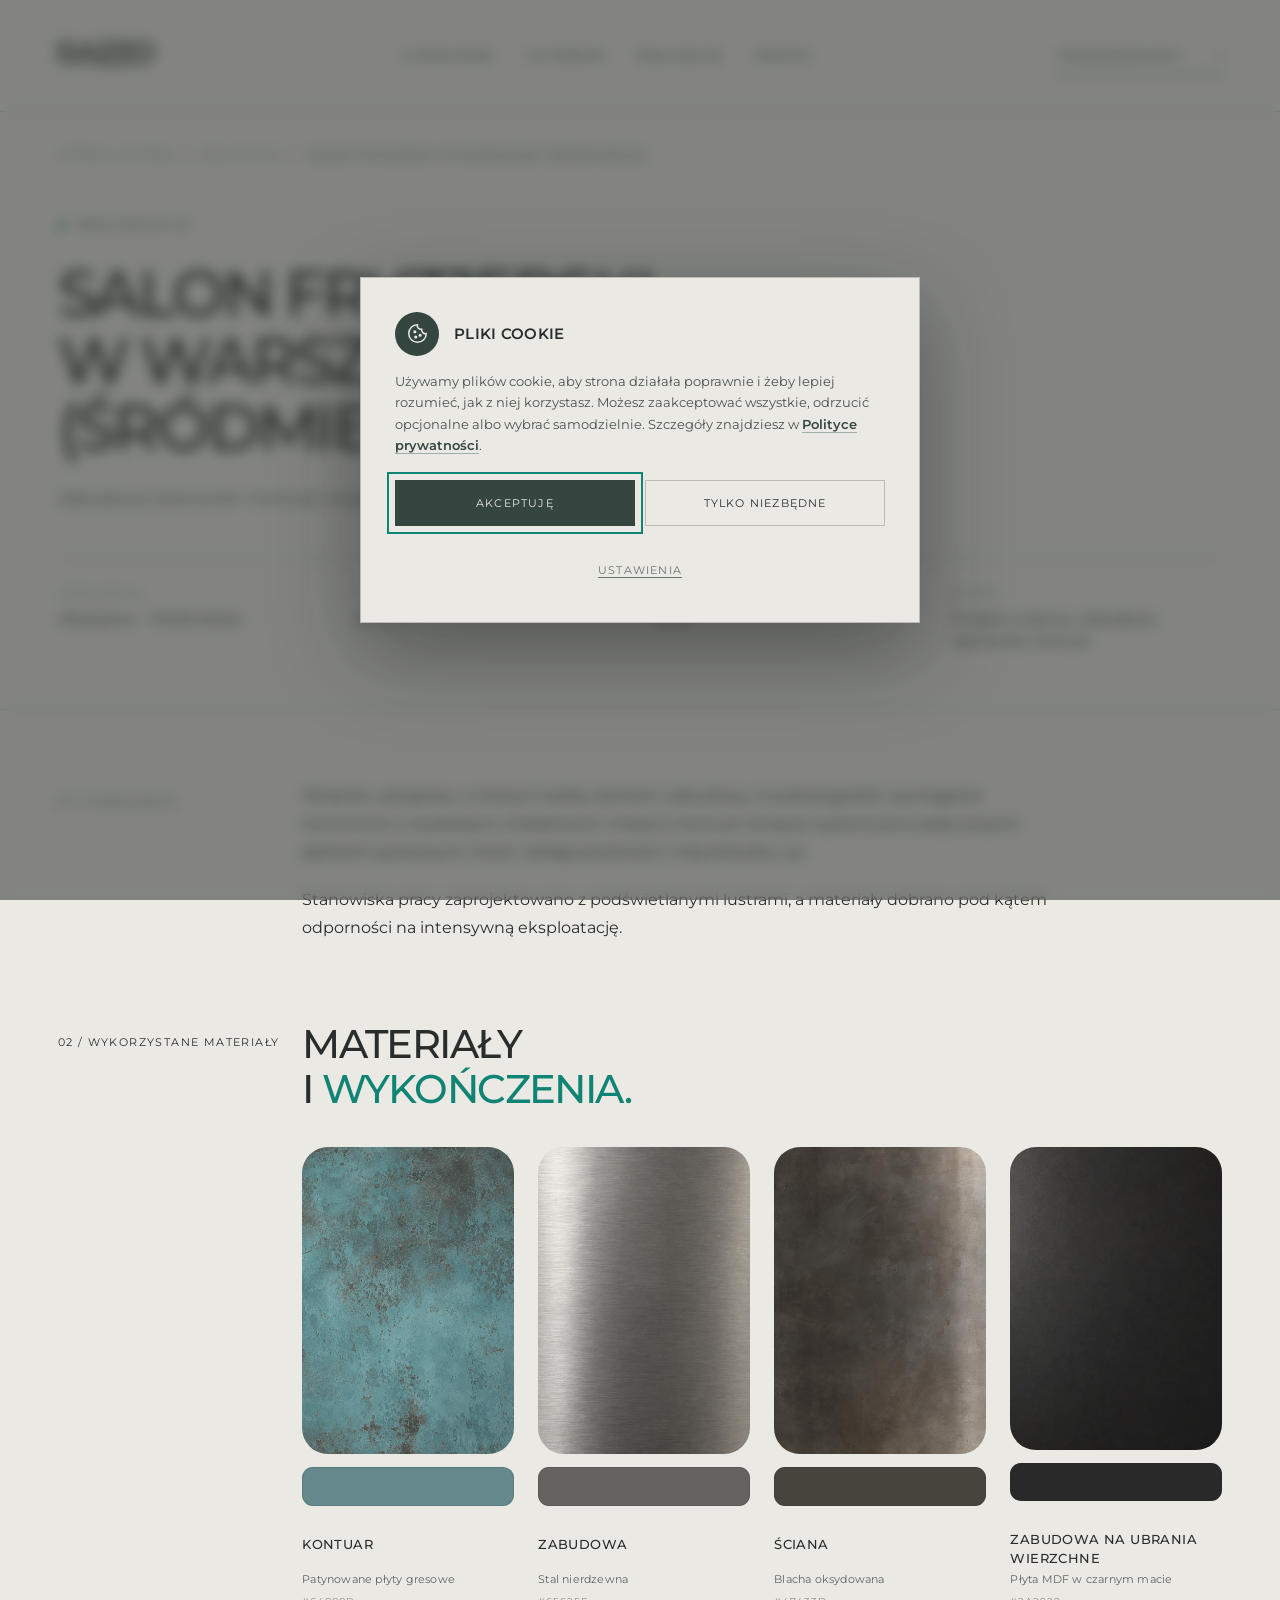
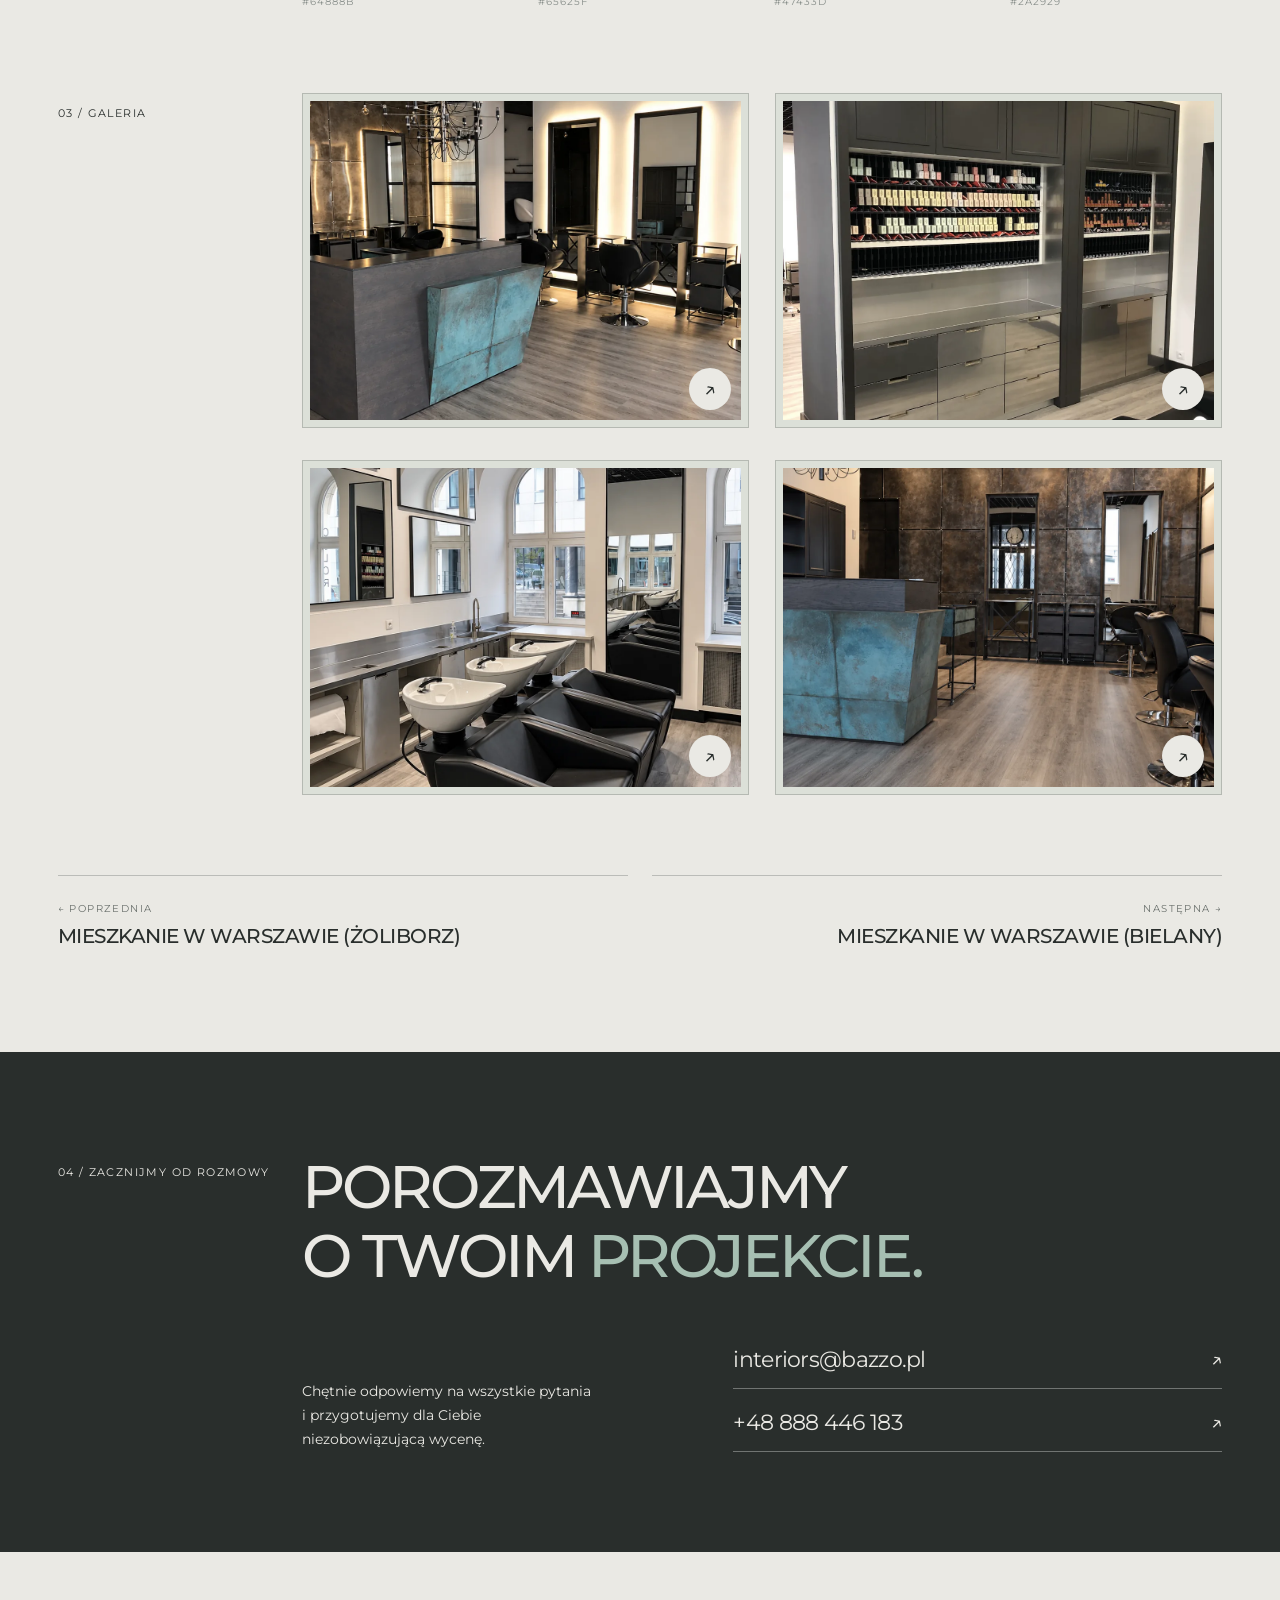
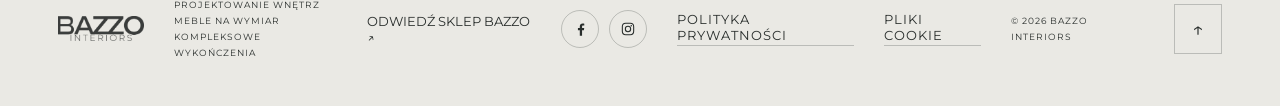
<file: realizacje/salon-fryzjerski.html>
<!doctype html>
<html lang="pl"><head><meta charset="UTF-8"><!-- Google Consent Mode v2 --><script>window.dataLayer=window.dataLayer||[];function gtag(){dataLayer.push(arguments);}gtag('consent','default',{'ad_storage':'denied','ad_user_data':'denied','ad_personalization':'denied','analytics_storage':'denied','personalization_storage':'denied','functionality_storage':'granted','security_storage':'granted','wait_for_update':500});gtag('set','url_passthrough',true);try{var z=localStorage.getItem('bazzo-zgody');if(z){var o=JSON.parse(z);gtag('consent','update',{'ad_storage':o.marketing?'granted':'denied','ad_user_data':o.marketing?'granted':'denied','ad_personalization':o.marketing?'granted':'denied','analytics_storage':o.analityka?'granted':'denied','personalization_storage':o.analityka?'granted':'denied'});}}catch(e){}</script><!-- End Consent Mode --><!-- Google Tag Manager --><script>(function(w,d,s,l,i){w[l]=w[l]||[];w[l].push({'gtm.start':new Date().getTime(),event:'gtm.js'});var f=d.getElementsByTagName(s)[0],j=d.createElement(s),dl=l!='dataLayer'?'&l='+l:'';j.async=true;j.src='https://www.googletagmanager.com/gtm.js?id='+i+dl;f.parentNode.insertBefore(j,f);})(window,document,'script','dataLayer','GTM-NRX2MJMX');</script><!-- End Google Tag Manager --><meta name="viewport" content="width=device-width,initial-scale=1"><meta name="description" content="Zabudowa stanowisk i kontuar recepcji w salonie fryzjerskim. Realizacja Bazzo Interiors."><title>Salon fryzjerski w Warszawie (Śródmieście) - Bazzo Interiors</title><link rel="stylesheet" href="../style.css"><link rel="icon" href="../favicon.svg"></head>
<body class="subpage"><!-- Google Tag Manager (noscript) --><noscript><iframe src="https://www.googletagmanager.com/ns.html?id=GTM-NRX2MJMX" height="0" width="0" style="display:none;visibility:hidden"></iframe></noscript><!-- End Google Tag Manager (noscript) -->
<a class="skip" href="#main">Przejdź do treści</a>
<header><a class="logo" href="../" aria-label="Bazzo Interiors - strona główna"><img src="../assets/logo/bazzo-interiors.webp?v=dcfa63eb" alt="Bazzo Interiors" width="500" height="145"></a><nav id="navigation" aria-label="Nawigacja główna"><a href="../#o-nas">O pracowni</a><a href="../#oferta">Co robimy</a><a href="../#realizacje">Realizacje</a><a href="../#proces">Proces</a><a class="mobile-contact" href="../#kontakt">Kontakt ↗︎</a></nav><a class="header-contact" href="../#kontakt">Porozmawiajmy <span>↗︎</span></a><button class="menu-toggle" aria-expanded="false" aria-controls="navigation" aria-label="Otwórz menu"><span class="menu-label">MENU</span><span class="menu-icon" aria-hidden="true"><i></i><i></i><i></i></span></button></header>
<main id="main">
<nav class="breadcrumb" aria-label="Ścieżka nawigacji"><a href="../">Strona główna</a><span aria-hidden="true">/</span><a href="../#realizacje">Realizacje</a><span aria-hidden="true">/</span><span aria-current="page">Salon fryzjerski w Warszawie (Śródmieście)</span></nav>
<section class="project-hero"><p class="eyebrow"><span class="dot"></span> REALIZACJA 03</p><h1>Salon fryzjerski w Warszawie (Śródmieście)</h1><p class="lead">Zabudowa stanowisk i kontuar recepcji w salonie fryzjerskim.</p><dl class="project-meta"><div class="meta-item"><dt>Lokalizacja</dt><dd>Warszawa – Śródmieście</dd></div><div class="meta-item"><dt>Powierzchnia</dt><dd>200 m²</dd></div><div class="meta-item"><dt>Rok</dt><dd>2022</dd></div><div class="meta-item"><dt>Zakres</dt><dd>Projekt wnętrza, zabudowa stanowisk, kontuar</dd></div></dl></section>
<section class="project-body section"><div class="section-label">01 / O REALIZACJI</div><div class="project-text"><p>Wnętrze usługowe, w którym każdy element zabudowy musiał pogodzić wymagania techniczne z wyrazistym charakterem miejsca. Kontuar recepcji wykończono  patynowymi płytkami gresowymi, które nadają przestrzeni indywidualny rys.</p><p>Stanowiska pracy zaprojektowano z podświetlanymi lustrami, a materiały dobrano pod kątem odporności na intensywną eksploatację.</p></div></section>
<section class="project-materials section"><div class="section-label">02 / WYKORZYSTANE MATERIAŁY</div><div class="materials-main"><h2>Materiały<br>i <em>wykończenia.</em></h2><div class="material-grid"><figure class="material"><img src="../assets/materialy/salon-fryzjerski/kontuar.webp?v=a28801b1" alt="Faktura: patynowane płyty gresowe" loading="lazy" width="1200" height="1200"><span class="swatch" style="background:#64888b"></span><figcaption><strong>Kontuar</strong><span>Patynowane płyty gresowe</span><code>#64888b</code></figcaption></figure><figure class="material"><img src="../assets/materialy/salon-fryzjerski/zabudowa.webp?v=0f3c6eb6" alt="Faktura: zabudowa wykonana ze stali nierdzewnej" loading="lazy" width="1200" height="1200"><span class="swatch" style="background:#65625f"></span><figcaption><strong>Zabudowa</strong><span>Stal nierdzewna</span><code>#65625f</code></figcaption></figure><figure class="material"><img src="../assets/materialy/salon-fryzjerski/sciana.webp?v=5fce94b8" alt="Faktura: blacha oksydowana, polakierowana na wysoki połysk" loading="lazy" width="1200" height="1200"><span class="swatch" style="background:#47433d"></span><figcaption><strong>Ściana</strong><span>Blacha oksydowana</span><code>#47433d</code></figcaption></figure><figure class="material"><img src="../assets/materialy/salon-fryzjerski/zabudowa-na-ubrania-wierzchne.webp?v=ea5de46a" alt="Faktura: płyta MDF w czarnym macie" loading="lazy" width="1200" height="1200"><span class="swatch" style="background:#2a2929"></span><figcaption><strong>Zabudowa na ubrania wierzchne</strong><span>Płyta MDF w czarnym macie</span><code>#2a2929</code></figcaption></figure></div></div></section>
<section class="project-gallery section"><div class="section-label">03 / GALERIA</div><div class="shots"><figure class="shot shot-pionowe"><button class="photo-button" data-photo="../assets/realizacje/salon-fryzjerski/01.webp?v=7d31028e" aria-label="Powiększ zdjęcie 1"><img src="../assets/realizacje/salon-fryzjerski/01.webp?v=7d31028e" alt="Wnętrze salonu z kontuarem recepcji" loading="lazy" width="1086" height="1448"><span>↗︎</span></button></figure><figure class="shot shot-pionowe"><button class="photo-button" data-photo="../assets/realizacje/salon-fryzjerski/02.webp?v=f6ddf139" aria-label="Powiększ zdjęcie 2"><img src="../assets/realizacje/salon-fryzjerski/02.webp?v=f6ddf139" alt="Zabudowa ze stali nierdzewnej na kosmetyki" loading="lazy" width="1170" height="1560"><span>↗︎</span></button></figure><figure class="shot shot-pionowe"><button class="photo-button" data-photo="../assets/realizacje/salon-fryzjerski/03.webp?v=c04e5082" aria-label="Powiększ zdjęcie 3"><img src="../assets/realizacje/salon-fryzjerski/03.webp?v=c04e5082" alt="Stanowiska fryzjerskie do mycia włosów" loading="lazy" width="1086" height="1448"><span>↗︎</span></button></figure><figure class="shot shot-pionowe"><button class="photo-button" data-photo="../assets/realizacje/salon-fryzjerski/04.webp?v=342f0a1b" aria-label="Powiększ zdjęcie 4"><img src="../assets/realizacje/salon-fryzjerski/04.webp?v=342f0a1b" alt="Ściana z oksydowanej blachy, polakierowana na wysoki połysk" loading="lazy" width="1086" height="1448"><span>↗︎</span></button></figure></div></section>
<nav class="project-nav" aria-label="Inne realizacje"><a class="pn prev" href="mieszkanie-zoliborz"><span>←︎ Poprzednia</span><strong>Mieszkanie w Warszawie (Żoliborz)</strong></a><a class="pn next" href="mieszkanie"><span>Następna →︎</span><strong>Mieszkanie w Warszawie (Bielany)</strong></a></nav>
<section class="contact section" id="kontakt"><div class="section-label">04 / ZACZNIJMY OD ROZMOWY</div><div class="contact-main"><h2>Porozmawiajmy<br>o Twoim <em>projekcie.</em></h2><div class="contact-bottom"><p>Chętnie odpowiemy na wszystkie pytania<br>i przygotujemy dla Ciebie<br>niezobowiązującą wycenę.</p><div class="contact-links"><a href="mailto:interiors@bazzo.pl">interiors@bazzo.pl <span>↗︎</span></a><a href="tel:+48888446183">+48 888 446 183 <span>↗︎</span></a></div></div></div></section>
</main><footer><a class="logo" href="../"><img src="../assets/logo/bazzo-interiors.webp?v=dcfa63eb" alt="Bazzo Interiors" width="500" height="145"></a><p>PROJEKTOWANIE WNĘTRZ<br>MEBLE NA WYMIAR<br>KOMPLEKSOWE WYKOŃCZENIA</p><a href="https://bazzo.pl/" target="_blank" rel="noopener">Odwiedź sklep Bazzo ↗︎</a><div class="footer-social"><a class="social-icon" href="https://www.facebook.com/bazzo.interiors" target="_blank" rel="noopener" aria-label="Bazzo Interiors na Facebooku"><svg class="social-svg" viewBox="0 0 24 24" aria-hidden="true" focusable="false"><path d="M15.1 22v-8.2h2.8l.4-3.2h-3.2V8.5c0-.9.3-1.6 1.6-1.6h1.7V4c-.3 0-1.3-.1-2.5-.1-2.5 0-4.2 1.5-4.2 4.3v2.4H8.9v3.2h2.8V22h3.4Z" fill="currentColor"/></svg></a><a class="social-icon" href="https://www.instagram.com/bazzo.interiors/" target="_blank" rel="noopener" aria-label="Bazzo Interiors na Instagramie"><svg class="social-svg" viewBox="0 0 24 24" aria-hidden="true" focusable="false" fill="none" stroke="currentColor" stroke-width="1.6" stroke-linecap="round"><rect x="3.5" y="3.5" width="17" height="17" rx="5"/><circle cx="12" cy="12" r="4"/><circle cx="16.9" cy="7.1" r="1.1" fill="currentColor" stroke="none"/></svg></a></div><a class="polityka-link" href="../polityka-prywatnosci">Polityka prywatności</a><a class="zgody-link" href="#zgody">Pliki cookie</a><span>© 2026 BAZZO INTERIORS</span><a class="to-top" href="#" aria-label="Wróć na początek">↑︎</a></footer>
<dialog id="lightbox" aria-label="Zdjęcie realizacji"><button class="close-dialog" aria-label="Zamknij zdjęcie">ZAMKNIJ ×︎</button><img alt="Powiększone zdjęcie realizacji Bazzo Interiors"><div class="lightbox-bottom"><button id="previous" aria-label="Poprzednie zdjęcie">←︎</button><span id="photo-counter" aria-live="polite"></span><button id="next" aria-label="Następne zdjęcie">→︎</button></div></dialog><div class="zgody" id="zgody" role="dialog" aria-modal="false" aria-labelledby="zgody-tytul" aria-describedby="zgody-opis"><div class="zgody-panel"><div class="zgody-naglowek"><span class="zgody-ikona" aria-hidden="true"><svg viewBox="0 0 24 24" fill="none" stroke="currentColor" stroke-width="1.7" stroke-linecap="round" stroke-linejoin="round"><path d="M12 2a10 10 0 1 0 10 10 4 4 0 0 1-5-5 4 4 0 0 1-5-5Z"/><circle cx="9" cy="10" r="1"/><circle cx="15" cy="14" r="1"/><circle cx="10" cy="16" r="1"/></svg></span><h2 id="zgody-tytul">Pliki cookie</h2></div><p id="zgody-opis">Używamy plików cookie, aby strona działała poprawnie i żeby lepiej rozumieć, jak z niej korzystasz. Możesz zaakceptować wszystkie, odrzucić opcjonalne albo wybrać samodzielnie. Szczegóły znajdziesz w <a href="../polityka-prywatnosci">Polityce prywatności</a>.</p><div class="zgody-akcje"><button type="button" class="zgody-tak" data-zgoda="wszystko">Akceptuję</button><button type="button" class="zgody-nie" data-zgoda="nic">Tylko niezbędne</button><button type="button" class="zgody-wiecej" data-zgoda="ustawienia" aria-expanded="false" aria-controls="zgody-szczegoly">Ustawienia</button></div><div class="zgody-szczegoly" id="zgody-szczegoly"><div class="zgody-kat"><input type="checkbox" id="zg-niezbedne" checked disabled><div><label for="zg-niezbedne">Niezbędne</label><p>Konieczne do działania strony. Zawsze włączone.</p></div></div><div class="zgody-kat"><input type="checkbox" id="zg-analityka"><div><label for="zg-analityka">Analityczne</label><p>Anonimowe statystyki odwiedzin — pomagają nam ulepszać stronę.</p></div></div><div class="zgody-kat"><input type="checkbox" id="zg-marketing"><div><label for="zg-marketing">Marketingowe</label><p>Dopasowanie reklam i mierzenie ich skuteczności.</p></div></div><div class="zgody-akcje" style="margin-top:18px"><button type="button" class="zgody-tak" data-zgoda="wybrane">Zapisz wybór</button></div></div></div></div><script src="../script.js"></script></body></html>
</file>
<file: style.css>
@font-face{font-family:Montserrat;font-style:normal;font-weight:400;font-display:swap;src:url('/fonts/montserrat-400.ttf') format('truetype')}@font-face{font-family:Montserrat;font-style:normal;font-weight:500;font-display:swap;src:url('/fonts/montserrat-500.ttf') format('truetype')}@font-face{font-family:Montserrat;font-style:normal;font-weight:600;font-display:swap;src:url('/fonts/montserrat-600.ttf') format('truetype')}
:root{--cream:#efede5;--ink:#252b27;--green:#108474;--forest:#173f36;--peach:#e8c7b8;--line:rgba(37,43,39,.22)}*{box-sizing:border-box}html{scroll-behavior:smooth;scroll-padding-top:30px}body{margin:0;background:var(--cream);color:var(--ink);font-family:Arial,Helvetica,sans-serif;font-size:16px;-webkit-font-smoothing:antialiased}a{color:inherit;text-decoration:none}button{font:inherit;color:inherit;cursor:pointer}a,button,summary{-webkit-tap-highlight-color:transparent}a:focus-visible,button:focus-visible,summary:focus-visible{outline:2px solid var(--green);outline-offset:6px}img{display:block;width:100%;height:100%;object-fit:cover}h1,h2,h3,p,figure{margin:0}h1,h2,h3{font-family:Georgia,'Times New Roman',serif;font-weight:400}em{font-weight:400}header{height:112px;padding:0 4.5%;display:flex;align-items:center;gap:35px;border-bottom:1px solid var(--line)}.logo{font-family:Georgia,serif;font-size:56px;line-height:.7;letter-spacing:-5px;display:inline-flex;flex-direction:column;align-items:center}.logo span{font-family:Arial,sans-serif;font-size:10px;letter-spacing:4px;margin-top:17px;padding-left:7px}nav{display:flex;gap:32px;margin:auto;font-size:14px}nav a{padding:10px 0;position:relative}nav a:after{content:'';position:absolute;left:0;bottom:4px;width:0;height:1px;background:currentColor;transition:width .25s}nav a:hover:after{width:100%}.header-contact{font-size:14px;border-bottom:1px solid;padding:12px 0}.header-contact span{margin-left:30px}.menu-toggle{display:none}.hero{display:grid;grid-template-columns:48% 49% 3%;padding:36px 4.5% 42px;min-height:680px}.hero-copy{padding:30px 11% 10px 0;display:flex;flex-direction:column}.eyebrow,.section-label,.image-note,.photo-caption,.underlink,figcaption,.principles a{font-size:12px;letter-spacing:1.4px;line-height:1.5}.eyebrow{display:flex;gap:12px;align-items:center}.dot{height:7px;width:7px;border-radius:50%;background:var(--green)}h1{font-size:clamp(75px,8.5vw,135px);letter-spacing:-7px;line-height:.96;margin:62px 0 42px}h1 em{color:var(--green)}.hero-bottom{display:flex;align-items:center;justify-content:space-between;gap:12px}.hero-bottom p{line-height:1.65}.round-link{height:70px;width:70px;flex-shrink:0;border:1px solid var(--ink);border-radius:50%;display:grid;place-items:center;font-size:30px;transition:background .3s,color .3s,transform .3s}.round-link:hover{background:var(--forest);color:var(--cream);transform:rotate(45deg)}.underlink{margin-top:auto;padding-top:44px;width:max-content;display:flex;gap:42px;align-items:center}.underlink span{font-size:22px}.hero-photo{position:relative;overflow:hidden;min-height:590px}.hero-photo img{position:absolute;object-position:50% 54%}.hero-side{writing-mode:vertical-rl;align-self:center;justify-self:end;font-size:10px;letter-spacing:2px}.principles{background:var(--forest);color:var(--cream);padding:28px 4.5%;display:flex;gap:45px;align-items:center}.principles>span{font-family:Georgia,serif;font-size:27px}.principles a{margin-left:auto;font-size:10px}.section{padding:100px 4.5%;display:grid;grid-template-columns:21% 79%;position:relative}.section-label{font-size:11px;padding-top:12px}.about h2,h2{font-size:clamp(38px,4.6vw,70px);letter-spacing:-2.5px;line-height:1.08}.about h2 em{color:var(--green)}.about-text{display:grid;grid-template-columns:1fr 1fr;gap:50px;margin:42px 0 0;max-width:910px}.about-text p,.author p{line-height:1.7;font-size:15px}.small-mark{font:italic 130px Georgia,serif;color:var(--green);letter-spacing:-18px}.author strong{font-weight:500}.services{background:var(--forest);color:var(--cream)}.section-heading{display:flex;justify-content:space-between;align-items:end;gap:35px;margin-bottom:55px}.section-heading p{font-size:14px;line-height:1.65}.service-list{border-top:1px solid #ffffff40}details{border-bottom:1px solid #ffffff40}summary{list-style:none;display:flex;align-items:center;padding:25px 0;cursor:pointer;gap:30px}summary::-webkit-details-marker{display:none}.number{font-size:11px;opacity:.65}h3{font-size:27px}.plus{font-size:27px;margin-left:auto;font-weight:200;transition:transform .3s}details[open] .plus{transform:rotate(45deg)}details p{margin:0 55px 28px;max-width:560px;line-height:1.7;font-size:15px;color:#e0e4db}.portfolio{padding-bottom:90px}.portfolio-heading{display:flex;justify-content:space-between;align-items:end;gap:25px;margin-bottom:55px}.portfolio-heading p{font-size:14px;line-height:1.6}.gallery{grid-column:1/3;display:grid;grid-template-columns:1fr 1fr;gap:70px 7%}.photo-button{padding:0;border:0;display:block;width:100%;position:relative;overflow:hidden;background:#d4d1c6}.photo-button img{transition:transform .7s}.photo-button:hover img{transform:scale(1.04)}.photo-button>span{position:absolute;right:16px;bottom:16px;border-radius:50%;width:42px;height:42px;display:grid;place-items:center;background:var(--cream);font-size:23px}figcaption{display:flex;justify-content:space-between;gap:10px;padding-top:17px;font-size:9px;letter-spacing:.8px}.process{background:var(--peach)}.steps{display:grid;grid-template-columns:repeat(4,1fr);margin:55px 0 50px}.steps article{padding:0 22px;border-left:1px solid var(--line)}.steps article:first-child{padding-left:0;border:0}.steps article:last-child{padding-right:0}.steps article>span{font:italic 40px Georgia,serif}.steps h3{font-size:23px;margin:27px 0 17px}.steps p{font-size:14px;line-height:1.6}.assurances{border-top:1px solid var(--line);padding-top:30px;display:grid;grid-template-columns:repeat(3,1fr);gap:30px}.assurances h4{font-size:13px;font-weight:500;margin:0 0 10px}.assurances p{font-size:12px;line-height:1.6;max-width:225px}.contact{background:var(--ink);color:var(--cream);padding-top:100px;padding-bottom:100px}.contact h2{font-size:clamp(48px,6vw,90px)}.contact h2 em{color:#b9cdbf}.contact-bottom{display:grid;grid-template-columns:1fr 1.25fr;gap:40px;margin-top:55px;align-items:end}.contact-bottom p{font-size:14px;line-height:1.7}.contact-links{display:flex;flex-direction:column;gap:20px}.contact-links a{padding-bottom:15px;border-bottom:1px solid #ffffff55;display:flex;justify-content:space-between;font:25px Georgia,serif}.contact-links a:hover{color:#b9cdbf}footer{padding:45px 4.5%;display:flex;align-items:center;justify-content:space-between;gap:30px}footer p,footer>span{font-size:9px;line-height:1.8;letter-spacing:1px}footer>a:not(.logo){font-size:13px}.to-top{border:1px solid var(--line);padding:12px 17px;font-size:20px!important}.skip{position:fixed;top:-60px;left:12px;z-index:10;background:var(--cream);padding:14px}.skip:focus{top:10px}dialog{border:0;background:var(--ink);color:var(--cream);padding:55px 25px 15px;width:min(1100px,95vw);max-height:95dvh}dialog::backdrop{background:#151a17ed}dialog picture{display:block;width:100%}dialog img{width:100%;height:70dvh;object-fit:contain}.close-dialog{position:absolute;right:25px;top:17px;background:none;border:0;color:var(--cream);font-size:12px;letter-spacing:1px}.lightbox-bottom{display:flex;align-items:center;justify-content:center;gap:35px;margin-top:12px}.lightbox-bottom button{background:none;border:1px solid #ffffff55;width:42px;height:35px}.lightbox-bottom span{font-size:12px}@media(min-width:1550px){body{max-width:1800px;margin:auto}.hero{min-height:790px}.hero-photo{min-height:700px}}@media(max-width:950px){header{height:95px;gap:20px}nav{gap:20px}.header-contact span{margin-left:12px}.hero{grid-template-columns:48% 52%;min-height:610px}.hero-side{display:none}.hero-photo{min-height:535px}h1{font-size:85px;letter-spacing:-5px;margin-top:65px}.hero-copy{padding-right:10%}.section{grid-template-columns:17% 83%;padding-top:75px;padding-bottom:75px}.section-label{font-size:9px;letter-spacing:.7px}.section-heading{align-items:start;flex-direction:column;gap:25px}.about-text{gap:28px}.steps{grid-template-columns:1fr 1fr;gap:30px}.steps article:nth-child(3){border:0;padding-left:0}.contact-links a{font-size:21px}.principles{gap:25px}.principles>span{font-size:23px}footer p{display:none}}@media(max-width:680px){header{height:90px;padding:0 6%;justify-content:space-between}.logo{font-size:47px}.logo span{font-size:8px;letter-spacing:3px;margin-top:14px}.header-contact{margin-left:auto;font-size:12px}.header-contact span{display:none}.menu-toggle{display:flex;gap:14px;background:none;border:0;padding:10px 0;font-size:12px}.menu-toggle span{font-size:16px}nav{display:none;position:absolute;left:0;right:0;top:90px;padding:25px 6%;background:var(--cream);z-index:5;border-bottom:1px solid var(--line)}nav.is-open{display:flex;flex-direction:column;gap:10px}.hero{padding:28px 6% 30px;display:flex;flex-direction:column}.hero-copy{padding:0}.eyebrow{font-size:10px;letter-spacing:1px}h1{font-size:clamp(75px,16vw,108px);letter-spacing:-5px;margin:35px 0 26px}.hero-bottom{max-width:none}.hero-bottom p{font-size:14px}.round-link{width:58px;height:58px}.underlink{font-size:10px;gap:25px;padding-top:24px;margin-bottom:28px}.hero-photo{min-height:0;height:470px}.principles{padding:25px 6%;gap:12px;flex-wrap:wrap;justify-content:space-between}.principles>span{font-size:20px}.principles a{width:100%;margin:8px 0 0;font-size:9px}.section{display:block;padding:60px 6%}.section-label{font-size:10px;margin-bottom:27px;padding:0;letter-spacing:1px}h2,.about h2{font-size:42px;letter-spacing:-1.8px}.about-text{display:block;margin:30px 0}.about-text p{font-size:15px;margin-bottom:18px}.small-mark{font-size:90px;letter-spacing:-10px;flex-shrink:0}.author p{font-size:13px}.section-heading{margin-bottom:30px}.section-heading p{font-size:14px}summary{gap:15px;padding:21px 0}h3{font-size:23px}.number{font-size:10px}.plus{font-size:23px}details p{margin:0 0 25px 29px;font-size:14px}.portfolio-heading{display:block;margin-bottom:30px}.portfolio-heading p{margin-top:22px}.gallery{gap:35px;display:flex;flex-direction:column}.project{margin:0}figcaption{font-size:8px;padding-top:12px}.steps{margin:35px 0;gap:35px 20px}.steps article{padding:0 0 0 20px}.steps h3{font-size:23px;margin:20px 0 13px}.steps p{font-size:13px}.assurances{grid-template-columns:1fr;gap:23px}.assurances p{max-width:100%;font-size:13px}.assurances h4{font-size:14px}.contact h2{font-size:48px}.contact-bottom{display:block;margin-top:30px}.contact-links{margin-top:35px}.contact-links a{font-size:25px}footer{padding:35px 6%;flex-wrap:wrap;gap:30px}footer>span{width:70%;font-size:8px}footer>.to-top{margin-left:auto}.photo-button>span{width:36px;height:36px}.hero-photo img{object-position:center 60%}dialog{padding:50px 10px 12px}dialog picture{display:block;width:100%}dialog img{height:65dvh}}@media(prefers-reduced-motion:reduce){html{scroll-behavior:auto}*,*:before,*:after{transition:none!important;animation:none!important}}

/* Montserrat typography and grey-led Bazzo palette. */
:root{--cream:#eae9e4;--ink:#292e2c;--green:#108474;--forest:#354640;--peach:#d0d1cb;--line:rgba(41,46,44,.24)}
body,h1,h2,h3,h4,button,input,select,textarea,.logo,.logo span,.small-mark,.steps article>span,.principles>span,.contact-links a{font-family:Montserrat,Arial,sans-serif}
h1,h2,h3,h4{text-transform:uppercase;font-weight:500}em{font-style:normal;font-weight:inherit}
h1{font-size:clamp(48px,5.6vw,88px);letter-spacing:-.055em;line-height:1.06;margin:70px 0 46px}
h2,.about h2{font-size:clamp(32px,3.55vw,54px);line-height:1.15;letter-spacing:-.045em}
.hero-copy{padding-right:8%}.logo{font-weight:600;font-size:49px;letter-spacing:-4px}.logo span{font-weight:500}
.principles{background:#3d4441}.principles>span{font-size:21px;letter-spacing:-.6px}.services{background:#3b4641}.steps article>span{font-size:32px;font-weight:400}.steps h3{font-size:18px;letter-spacing:-.5px;line-height:1.35}.service-list h3{font-size:22px;letter-spacing:-.7px}.small-mark{font-size:105px;font-style:normal;letter-spacing:-12px}.contact{background:#292e2c}.contact h2{font-size:clamp(36px,4.7vw,71px);letter-spacing:-.05em}.contact-links a{font-size:22px;letter-spacing:-.7px}.hero-photo img{object-position:center 50%}.project:nth-child(3) .photo-button{aspect-ratio:1.16}.project:nth-child(4) .photo-button{aspect-ratio:.95}.contact h2 em{color:#a6bfb2}@media(max-width:950px){h1{font-size:clamp(41px,5.6vw,65px);letter-spacing:-.055em}.hero-copy{padding-right:8%}.principles>span{font-size:18px}.contact-links a{font-size:18px}.section-heading h2{font-size:40px}}@media(max-width:680px){h1{font-size:clamp(44px,10vw,68px);margin:36px 0 30px;letter-spacing:-.055em}.hero-copy{padding:0}.logo{font-size:42px}.principles>span{font-size:14px;letter-spacing:-.4px}.principles{gap:10px}.principles a{font-size:9px}h2,.about h2,.section-heading h2{font-size:31px;letter-spacing:-1.2px;line-height:1.2}.service-list h3{font-size:18px;line-height:1.4}.steps h3{font-size:17px}.small-mark{font-size:80px}.contact h2{font-size:34px;letter-spacing:-1.5px}.contact-links a{font-size:20px}}
/* Uppercase navigation, actions and horizontal brand statements. */
nav a,.header-contact,.menu-toggle,.principles>span,footer>a:not(.logo),button{text-transform:uppercase}
.principles>span{font-size:19px;letter-spacing:.2px}
nav{font-size:12px;letter-spacing:.7px}.header-contact{font-size:12px;letter-spacing:.5px}@media(max-width:950px){.principles>span{font-size:15px}.principles{gap:22px}nav{gap:20px;font-size:11px}}@media(max-width:680px){.principles>span{font-size:clamp(10px,2.8vw,15px);letter-spacing:0}.principles{gap:9px}.header-contact{font-size:10px}.menu-toggle{font-size:10px}nav{font-size:13px}}
.mobile-contact{display:none}.menu-icon{width:22px;height:20px;position:relative;display:block}.menu-icon i{position:absolute;left:0;width:22px;height:1px;background:currentColor;transition:transform .2s,top .2s}.menu-icon i:first-child{top:6px}.menu-icon i:last-child{top:13px}.menu-toggle[aria-expanded=true] .menu-icon i:first-child{top:10px;transform:rotate(45deg)}.menu-toggle[aria-expanded=true] .menu-icon i:last-child{top:10px;transform:rotate(-45deg)}@media(max-width:680px){
 header{height:88px;position:relative;z-index:20;background:var(--cream);padding:0 6%;gap:0}
 .header-contact{display:none}.menu-toggle{display:flex;align-items:center;gap:14px;min-height:48px;min-width:88px;justify-content:flex-end;margin-left:auto;font-size:11px;letter-spacing:1px}.menu-toggle .menu-label{font-size:11px}.menu-toggle:focus:not(:focus-visible){outline:none}
 nav{display:none;position:fixed;inset:88px 0 0;margin:0;padding:25px 6% max(32px,env(safe-area-inset-bottom));background:var(--cream);overflow:auto;border:0;gap:0}
 nav.is-open{display:flex;flex-direction:column;gap:0}nav a{display:flex;align-items:center;justify-content:space-between;min-height:76px;font-size:25px;font-weight:500;letter-spacing:-1px;border-bottom:1px solid var(--line);padding:22px 0}nav a:after{display:none}nav a:before{content:'↗';order:2;font-size:22px;font-weight:400}nav .mobile-contact{display:flex;margin-top:auto;color:var(--green);border-bottom:0;padding-top:40px}nav .mobile-contact:before{content:none}
 body.menu-open{overflow:hidden}body.menu-open header{position:fixed;inset:0 0 auto;height:88px}body.menu-open #main{padding-top:88px}
}@media(max-width:680px){
 .header-contact{display:block;margin-left:auto;margin-right:18px;font-size:10px;letter-spacing:.3px;padding:12px 0;white-space:nowrap}
 .menu-toggle{min-width:44px;width:44px;min-height:44px;margin-left:0;justify-content:center;gap:0}
 .menu-toggle .menu-label{display:none}.menu-icon{height:22px;width:22px}
 .menu-icon i:first-child{top:4px}.menu-icon i:nth-child(2){top:10px}.menu-icon i:last-child{top:16px}
 .menu-toggle[aria-expanded=true] .menu-icon i:first-child{top:10px;transform:rotate(45deg)}
 .menu-toggle[aria-expanded=true] .menu-icon i:nth-child(2){opacity:0}
 .menu-toggle[aria-expanded=true] .menu-icon i:last-child{top:10px;transform:rotate(-45deg)}
}

/* Shared alignment and uncropped, proportionate photography. */
.about-image{grid-column:2;width:100%;height:auto;aspect-ratio:4/3}

.small-mark{font-size:110px;line-height:1;font-weight:500;letter-spacing:-10px}.author p{max-width:670px}
.gallery{grid-column:2;display:grid;grid-template-columns:repeat(2,minmax(0,1fr));gap:44px 28px}
.gallery .project{width:100%;justify-self:stretch;align-self:start}.gallery .project-landscape .photo-button{aspect-ratio:4/3}.gallery .project-portrait .photo-button{aspect-ratio:3/4}.gallery .photo-button img{object-fit:contain}.gallery .photo-button:hover img{transform:none}@media(max-width:950px){.small-mark{font-size:90px}.gallery{gap:36px 22px}}@media(max-width:680px){.small-mark{font-size:65px;letter-spacing:-6px}.author p{font-size:13px}.gallery{display:grid;grid-template-columns:1fr;gap:30px}.gallery .project{width:100%;align-self:start}.gallery .project-landscape .photo-button{aspect-ratio:4/3}.gallery .project-portrait .photo-button{aspect-ratio:3/4}}

/* The opening composition, including the brand strip, fits the viewport. */
.hero{height:calc(100svh - 192px);min-height:0;padding-top:26px;padding-bottom:26px;grid-template-rows:minmax(0,1fr)}
.hero-copy{min-height:0;padding-top:12px;padding-bottom:4px}.hero-copy h1{margin:clamp(22px,5vh,60px) 0 clamp(22px,4vh,42px)}.hero-copy .underlink{padding-top:20px}
.hero-photo{min-height:0;height:100%;padding:7px;border:1px solid #b5b9b2;background:#dce0d8}.hero-photo img{position:static;width:100%;height:100%}
.principles{height:80px;padding-top:18px;padding-bottom:18px}
.gallery .photo-button{padding:7px;border:1px solid #b5b9b2;background:#dce0d8}.gallery .photo-button>span{right:17px;bottom:17px}@media(min-width:1550px){.hero{min-height:0}.hero-photo{min-height:0}}@media(min-width:681px) and (max-height:740px){.hero-copy h1{font-size:clamp(42px,5vw,72px);margin:24px 0}.hero-copy{padding-top:0}.hero-bottom p{font-size:14px}.hero-copy .underlink{padding-top:12px}}@media(min-width:681px) and (max-width:950px){.hero{height:calc(100svh - 175px);min-height:0}.hero-photo{min-height:0}}@media(max-width:680px){
 .hero{height:calc(100svh - 176px);min-height:0;padding:20px 6%;display:grid;grid-template-columns:minmax(0,1fr);grid-template-rows:auto minmax(0,1fr);gap:0}
 .hero-copy{padding:0;min-height:0}.hero-copy h1{font-size:clamp(38px,10vw,58px);margin:24px 0 20px}.hero-bottom p{font-size:13px;line-height:1.5}.hero-bottom .round-link{width:48px;height:48px;font-size:24px}.hero-copy .underlink{padding-top:14px;margin-bottom:20px;font-size:9px;line-height:1.2}.hero-photo{height:100%;min-height:0;padding:5px}.hero-photo img{object-position:center 55%}.principles{height:88px;min-height:0;padding:16px 6%;row-gap:7px}.principles a{margin-top:0}.eyebrow{font-size:9px}.gallery .photo-button{padding:5px}
}@media(max-height:580px){.hero{height:auto;min-height:430px}.hero-photo{min-height:230px}}

/* Karuzela w sekcji hero: przesuw z miękkim easingiem i delikatnym zoomem aktywnego kadru. */
.hero-photo .carousel{position:relative;width:100%;height:100%;overflow:hidden}
.carousel-track{list-style:none;margin:0;padding:0;display:flex;height:100%;width:100%;transition:transform .85s cubic-bezier(.22,.61,.36,1)}
.hero-slide{flex:0 0 100%;height:100%;overflow:hidden}
.hero-slide picture{display:block;width:100%;height:100%}
.hero-slide img{width:100%;height:100%;object-fit:cover;object-position:center 55%;transform:scale(1.06);transition:transform 1.4s cubic-bezier(.22,.61,.36,1)}
.hero-slide.is-active img{transform:scale(1)}




@media(prefers-reduced-motion:reduce){.carousel-track{transition:none}.hero-slide img{transform:none;transition:none}}

/* Sekcja O pracowni bez zdjęcia: nota o autorze jako stopka tekstu, w jednej kolumnie z akapitami. */
.author{grid-column:2;display:grid;grid-template-columns:96px minmax(0,1fr);align-items:center;gap:34px;width:100%;max-width:910px;margin-top:52px;padding-top:34px;border-top:1px solid var(--line)}
.author p{max-width:640px;margin:0}
.small-mark{font-size:88px;line-height:1;font-weight:500;letter-spacing:-9px;color:var(--green)}
@media(max-width:950px){.author{grid-template-columns:78px minmax(0,1fr);gap:26px;margin-top:42px;padding-top:28px}.small-mark{font-size:72px;letter-spacing:-7px}}
@media(max-width:680px){.author{grid-template-columns:58px minmax(0,1fr);gap:18px;margin-top:32px;padding-top:26px}.small-mark{font-size:54px;letter-spacing:-5px}}

/* Sekcja O pracowni: nagłówek, akapity i nota o autorze na wspólnej siatce
   i wspólnej prawej krawędzi, żeby blok czytał się jako jedna kolumna. */
.about-content,.about .about-text,.about .author{max-width:1035px;width:100%}
.about h2{max-width:900px}
.about .about-text{grid-template-columns:repeat(2,minmax(0,1fr));gap:56px;margin:44px 0 0}
.about .author{grid-template-columns:96px minmax(0,1fr);gap:34px;margin-top:56px;padding-top:34px}
.about .author p{max-width:none}
@media(max-width:950px){.about h2{max-width:none}.about .about-text{gap:34px;margin-top:36px}.about .author{margin-top:44px;padding-top:28px}}
@media(max-width:680px){.about .about-text{display:block;margin-top:26px}.about .about-text p+p{margin-top:18px}.about .author{margin-top:32px;padding-top:26px}}
/* Jedna kolumna tekstu o szerokości optymalnej do czytania. */
.about .about-text{display:block;max-width:68ch}
.about .about-text p{font-size:16px;line-height:1.75}
@media(max-width:680px){.about .about-text p{font-size:15px}}

/* Sekcja materiałów: pionowe kafle z fakturą, pod nimi próbka koloru i kod. */
.materials{background:#292e2c;color:var(--cream)}
.materials .section-label{color:#9aa39d}
.materials-main{grid-column:2}
.materials .section-heading{display:flex;justify-content:space-between;align-items:end;gap:35px;margin-bottom:52px}
.materials .section-heading p{font-size:14px;line-height:1.65;color:#c3c9c4}
.material-grid{display:grid;grid-template-columns:repeat(4,minmax(0,1fr));gap:22px}
/* Kafle wyrównane w rzędzie niezależnie od długości nazwy: każdy kafel to
   własna siatka z trzema stałymi pasami (zdjęcie / próbka / podpis). */
.material{margin:0;display:grid;grid-template-rows:auto auto 1fr;align-content:start}
.material picture,.material>img{display:block;border-radius:26px;overflow:hidden;aspect-ratio:3/4;width:100%;height:auto;object-fit:cover}
.material img{width:100%;height:100%;object-fit:cover;transition:transform .8s cubic-bezier(.22,.61,.36,1)}
.material:hover img{transform:scale(1.07)}
.swatch{display:block;height:64px;border-radius:12px;margin:14px 0 12px;box-shadow:inset 0 0 0 1px rgba(255,255,255,.14)}
.material figcaption{display:flex;flex-direction:column;gap:3px;align-self:start}
.material strong{font-size:13px;font-weight:500;letter-spacing:.4px;text-transform:uppercase;min-height:2.6em;display:flex;align-items:flex-start}
.material figcaption span{font-size:11px;color:#a8b0aa;letter-spacing:.3px}
.material code{font-family:inherit;font-size:10px;color:#7f8983;letter-spacing:1px;padding-top:2px}
@media(max-width:950px){.materials .section-heading{flex-direction:column;align-items:start;gap:22px;margin-bottom:38px}.swatch{height:52px}}
@media(max-width:680px){.materials-main{grid-column:1}.material picture{border-radius:20px}.swatch{height:44px;margin:11px 0 9px}.material strong{font-size:12px}.material figcaption span{font-size:10px}}

/* Kafelki realizacji: całe są linkiem do podstrony, z podpisem pod zdjęciem. */
.project-link{display:block}
.project-photo{position:relative;display:block;overflow:hidden;background:#dce0d8;padding:7px;border:1px solid #b5b9b2}
.project-landscape .project-photo{aspect-ratio:4/3}
.project-portrait .project-photo{aspect-ratio:3/4}
.project-photo picture{display:block;width:100%;height:100%}
.project-photo img{width:100%;height:100%;object-fit:contain;transition:transform .8s cubic-bezier(.22,.61,.36,1)}
.project-link:hover .project-photo img{transform:scale(1.03)}
.project-arrow{position:absolute;right:17px;bottom:17px;width:42px;height:42px;border-radius:50%;background:var(--cream);display:grid;place-items:center;font-size:23px;transition:background .3s,color .3s,transform .3s}
.project-link:hover .project-arrow{background:var(--forest);color:var(--cream);transform:rotate(45deg)}
.project figcaption{display:flex;flex-direction:column;gap:5px;padding-top:18px}
.project figcaption strong{font-size:17px;font-weight:500;letter-spacing:-.4px;text-transform:uppercase}
.project figcaption span{font-size:12px;line-height:1.5;color:#5d6360;letter-spacing:.2px}
.project-link:focus-visible{outline:2px solid var(--green);outline-offset:6px}
@media(max-width:680px){.project-photo{padding:5px}.project figcaption{padding-top:14px}.project figcaption strong{font-size:15px}.project figcaption span{font-size:11px}.project-arrow{width:36px;height:36px;font-size:19px;right:12px;bottom:12px}}

/* Miniatury realizacji: jednolita ramka 4:3 dla równej siatki niezależnie od
   orientacji zdjęcia; kadr wypełnia ramkę (środek jest najważniejszy). */
.gallery .project-landscape .project-photo,.gallery .project-portrait .project-photo{aspect-ratio:4/3}
.gallery .project-photo img{object-fit:cover}
@media(max-width:680px){.gallery .project-landscape .project-photo,.gallery .project-portrait .project-photo{aspect-ratio:4/3}}

/* ---- Podstrony realizacji ---- */
.breadcrumb{display:flex;gap:10px;align-items:center;flex-wrap:wrap;padding:26px 4.5% 0;font-size:11px;letter-spacing:1.2px;text-transform:uppercase;color:#6b716d}
.breadcrumb a:hover{color:var(--ink)}
.breadcrumb [aria-current]{color:var(--ink)}
.project-hero{padding:44px 4.5% 56px;border-bottom:1px solid var(--line)}
.project-hero h1{font-size:clamp(38px,5vw,74px);letter-spacing:-.05em;line-height:1.05;margin:26px 0 0;max-width:15ch}
.project-hero .lead{margin-top:22px;font-size:17px;line-height:1.65;max-width:62ch;color:#4a504d}
.project-meta{display:grid;grid-template-columns:repeat(4,minmax(0,1fr));gap:28px;margin:46px 0 0;padding-top:28px;border-top:1px solid var(--line)}
.meta-item dt{font-size:10px;letter-spacing:1.4px;text-transform:uppercase;color:#6b716d}
.meta-item dd{margin:8px 0 0;font-size:15px;line-height:1.5}
.project-body{padding-top:72px;padding-bottom:16px}
.project-text{grid-column:2;max-width:68ch}
.project-text p{font-size:16px;line-height:1.75;margin:0}
.project-text p+p{margin-top:20px}
.project-materials{padding-top:64px;padding-bottom:64px}
.project-materials .materials-main{grid-column:2}
.project-materials h2{font-size:clamp(28px,3.1vw,46px);letter-spacing:-.04em;line-height:1.15;margin-bottom:34px}
.project-materials h2 em{color:var(--green)}
.spec-list{display:grid;grid-template-columns:repeat(2,minmax(0,1fr));gap:0 56px;margin:0;max-width:1035px}
.spec{display:flex;justify-content:space-between;gap:20px;padding:17px 0;border-top:1px solid var(--line)}
.spec dt{font-size:13px;font-weight:500;letter-spacing:.2px;text-transform:uppercase}
.spec dd{margin:0;font-size:13px;color:#5d6360;text-align:right}
.project-materials .note{margin:26px 0 0;font-size:11px;letter-spacing:1px;text-transform:uppercase;color:#8a908c}
.project-gallery{padding-top:20px;padding-bottom:80px}
.shots{grid-column:2;display:grid;grid-template-columns:repeat(2,minmax(0,1fr));gap:32px 26px}
.shot{margin:0}
.shot .photo-button{padding:7px;border:1px solid #b5b9b2;background:#dce0d8;width:100%;display:block;position:relative;overflow:hidden}
.shot-poziome .photo-button{aspect-ratio:4/3}
.shot-pionowe .photo-button{aspect-ratio:3/4}
.shot picture{display:block;width:100%;height:100%}
.shot img{width:100%;height:100%;object-fit:cover;transition:transform .8s cubic-bezier(.22,.61,.36,1)}
.shot .photo-button:hover img{transform:scale(1.03)}
.shot .photo-button>span{position:absolute;right:17px;bottom:17px;width:42px;height:42px;border-radius:50%;background:var(--cream);display:grid;place-items:center;font-size:23px;transition:background .3s,color .3s,transform .3s}
.shot .photo-button:hover>span{background:var(--forest);color:var(--cream);transform:rotate(45deg)}
.project-nav{display:grid;grid-template-columns:1fr 1fr;gap:24px;padding:0 4.5% 78px}
.pn{display:flex;flex-direction:column;gap:9px;padding:26px 0;border-top:1px solid var(--line)}
.pn.next{text-align:right}
.pn span{font-size:10px;letter-spacing:1.4px;text-transform:uppercase;color:#6b716d}
.pn strong{font-size:20px;font-weight:500;letter-spacing:-.5px;text-transform:uppercase;transition:color .25s}
.pn:hover strong{color:var(--green)}
@media(max-width:950px){.project-meta{grid-template-columns:repeat(2,minmax(0,1fr));gap:22px}.spec-list{grid-template-columns:minmax(0,1fr);gap:0}.project-hero{padding-bottom:44px}}
@media(max-width:680px){
 .breadcrumb{padding:18px 6% 0;font-size:10px;gap:7px}
 .project-hero{padding:28px 6% 34px}.project-hero h1{font-size:clamp(30px,8vw,44px);margin-top:18px}.project-hero .lead{font-size:15px;margin-top:16px}
 .project-meta{grid-template-columns:minmax(0,1fr);gap:16px;margin-top:30px;padding-top:22px}.meta-item dd{font-size:14px}
 .project-body{padding-top:44px}.project-text,.project-materials .materials-main,.shots{grid-column:1}
 .project-materials{padding-top:44px;padding-bottom:44px}.project-materials h2{margin-bottom:22px}
 .shots{grid-template-columns:minmax(0,1fr);gap:22px}.shot .photo-button{padding:5px}.shot .photo-button>span{width:36px;height:36px;font-size:19px;right:12px;bottom:12px}
 .project-nav{grid-template-columns:minmax(0,1fr);gap:0;padding:0 6% 44px}.pn.next{text-align:left}.pn strong{font-size:17px}
}
/* Galeria realizacji: równa siatka — wszystkie kadry 4:3, żeby wiersze nie
   zostawiały dziur przy mieszaniu zdjęć pionowych i poziomych. */
.shots .shot-poziome .photo-button,.shots .shot-pionowe .photo-button{aspect-ratio:4/3}
/* Nawigacja między realizacjami to <nav>, więc nie może dziedziczyć stylów
   mobilnego menu głównego (strzałka ::before, wysokość pozycji, obramowanie). */
@media(max-width:680px){
 .project-nav a:before{content:none}
 .project-nav a{display:flex;min-height:0;font-size:inherit;font-weight:inherit;letter-spacing:normal;border-bottom:0;padding:26px 0}
 .project-nav{position:static;inset:auto;background:none;overflow:visible;margin:0;padding:0 6% 44px}
}
/* Breadcrumb również jest <nav> — wyklucz go ze stylów mobilnego menu głównego. */
@media(max-width:680px){
 .breadcrumb{position:static;inset:auto;background:none;overflow:visible;margin:0;padding:18px 6% 0;flex-direction:row;flex-wrap:wrap;gap:7px;border:0}
 .breadcrumb a:before{content:none}
 .breadcrumb a,.breadcrumb span{display:inline;min-height:0;font-size:10px;font-weight:400;letter-spacing:1.1px;border-bottom:0;padding:0}
}

/* Materiały na podstronie realizacji: te same kafle co wcześniej, ale na jasnym
   tle strony — cztery w rzędzie, z próbką koloru i kodem pod fakturą. */
.project-materials .material-grid{display:grid;grid-template-columns:repeat(4,minmax(0,1fr));gap:24px;max-width:1035px;margin-top:6px}
.project-materials .material{margin:0;display:flex;flex-direction:column}
.project-materials .material picture{display:block;border-radius:22px;overflow:hidden;aspect-ratio:3/4;background:#dce0d8}
.project-materials .material img{width:100%;height:100%;object-fit:cover;transition:transform .8s cubic-bezier(.22,.61,.36,1)}
.project-materials .material:hover img{transform:scale(1.06)}
.project-materials .swatch{display:block;height:58px;border-radius:11px;margin:13px 0 12px;box-shadow:inset 0 0 0 1px rgba(41,46,44,.16)}
.project-materials .material figcaption{display:flex;flex-direction:column;gap:3px;align-self:start}
.project-materials .material strong{font-size:13px;font-weight:500;letter-spacing:.4px;text-transform:uppercase;color:var(--ink)}
.project-materials .material figcaption span{font-size:11px;line-height:1.45;color:#5d6360;letter-spacing:.2px}
.project-materials .material code{font-family:inherit;font-size:10px;color:#8a908c;letter-spacing:1px;padding-top:3px;text-transform:uppercase}
@media(max-width:950px){.project-materials .material-grid{grid-template-columns:repeat(2,minmax(0,1fr));gap:20px}.project-materials .swatch{height:50px}}
@media(max-width:680px){.project-materials .material-grid{grid-template-columns:repeat(2,minmax(0,1fr));gap:14px}.project-materials .material picture{border-radius:16px}.project-materials .swatch{height:40px;margin:10px 0 9px}.project-materials .material strong{font-size:12px}.project-materials .material figcaption span{font-size:10px}}

/* Karuzela bez strzałek: przeciąganie i kropki. Kropki są jedynym widocznym
   sterowaniem, więc muszą być wyraźniejsze i mieć obszar dotyku 44px. */
.hero-photo .carousel{cursor:grab;touch-action:pan-y}
.hero-photo .carousel:active{cursor:grabbing}
.carousel-dots{position:absolute;left:0;right:0;bottom:10px;display:flex;justify-content:center;gap:0}
.carousel-dots button{width:26px;height:34px;padding:0;border:0;background:none;display:grid;place-items:center;border-radius:0;box-shadow:none;transition:none}
.carousel-dots button:before{content:'';width:8px;height:8px;border-radius:50%;background:rgba(234,233,228,.55);box-shadow:0 1px 5px rgba(0,0,0,.4);transition:background .3s,transform .3s}
.carousel-dots button:hover:before{background:rgba(255,255,255,.85)}
.carousel-dots button[aria-current]{background:none}
.carousel-dots button[aria-current]:before{background:var(--cream);transform:scale(1.45)}
.carousel-dots button:focus-visible{outline:2px solid var(--cream);outline-offset:-4px}

/* Telefon: kilkanaście kropek nie mieści się w szerokości ekranu i robi się
   z nich nieczytelna drabinka. Zamiast tego licznik (03/13) nad cienką linią
   postępu - czytelne przy dowolnej liczbie zdjęć. Same przyciski zostają
   w drzewie (obsługa dotyku i czytniki ekranu), ale są niewidoczne. */
@media(max-width:680px){
  .carousel-dots{left:0;right:0;bottom:0;height:34px;gap:0;
    align-items:flex-end;pointer-events:none}
  .carousel-dots button{position:absolute;width:1px;height:1px;
    padding:0;margin:-1px;overflow:hidden;clip-path:inset(50%);border:0}
  .carousel-dots button:before{content:none}
  .carousel-dots:before{
    content:attr(data-licznik);
    position:absolute;right:14px;bottom:12px;
    font-size:11px;letter-spacing:1.4px;color:var(--cream);
    text-shadow:0 1px 6px rgba(0,0,0,.55);font-variant-numeric:tabular-nums;
  }
  .carousel-dots:after{
    content:'';position:absolute;left:0;bottom:0;height:2px;
    width:var(--postep,8%);background:var(--cream);
    box-shadow:0 0 8px rgba(0,0,0,.35);
    transition:width .5s cubic-bezier(.22,.61,.36,1);
  }
  .hero-photo .carousel:before{
    content:'';position:absolute;left:0;right:0;bottom:0;height:64px;
    background:linear-gradient(to top,rgba(23,33,29,.5),transparent);
    pointer-events:none;z-index:1;
  }
  .carousel-dots{z-index:2}
}
@media(max-width:680px){.carousel-dots{bottom:7px}.carousel-dots button{width:30px;height:38px}}

/* Logo jako obraz zamiast składanego tekstu. */
.logo{display:block;width:auto;height:auto;font-size:0;letter-spacing:normal}
.logo picture{display:block}
.logo img{display:block;width:auto;height:28px;object-fit:contain}
footer .logo img{height:25px}
@media(max-width:950px){.logo img{height:26px}}
@media(max-width:680px){.logo img{height:23px}footer .logo img{height:22px}}

/* Strzałki (↗ ↓ ↑ ← →) to znaki Unicode, które iOS domyślnie renderuje jako
   kolorowe emoji. Montserrat ma własne glify, więc wymuszamy wariant tekstowy
   i odcinamy systemowe fonty emoji z listy zastępczej. */
.round-link,.underlink span,.to-top,.project-arrow,.header-contact span,
.mobile-contact,.contact-links a,.shot .photo-button span,.pn span,
#previous,#next,.close-dialog,footer a{
  font-family:Montserrat,Arial,sans-serif;
  font-variant-emoji:text;
}

/* Na ekranach dotykowych nie ma najechania kursorem, więc strzałki w kaflach
   realizacji i galerii zostawały kremowe i skierowane ukośnie w górę.
   Przyjmują od razu wygląd, który na desktopie pojawia się po najechaniu:
   zielone tło i grot w prawo. */
@media(hover:none),(max-width:680px){
  .project-arrow,.photo-button>span,.shot .photo-button span{
    background:var(--forest);
    color:var(--cream);
    transform:rotate(45deg);
  }
  .round-link{
    background:var(--forest);
    color:var(--cream);
    border-color:var(--forest);
    transform:rotate(45deg);
  }
}

/* Telefon: hero jako kwadrat. Większość zdjęć w karuzeli jest pionowa,
   a poprzedni niski prostokąt (wysokość liczona od ekranu) ucinał im górę
   i dół. Kwadrat kadruje je znacznie łagodniej, a sekcja przestaje zależeć
   od wysokości okna - wysokość bierze się z szerokości zdjęcia. */
@media(max-width:680px){
  .hero{height:auto;min-height:0;grid-template-rows:auto auto}
  .hero-photo{height:auto;min-height:0;aspect-ratio:1}
  .hero-photo .carousel{height:100%}
  .hero-slide img{object-position:center 50%}
}

/* ---------- Baner zgód (Consent Mode v2) ---------- */
/* Modal wyśrodkowany: przy pierwszej wizycie blokuje stronę do czasu wyboru.
   Otwarty ponownie ze stopki działa jak zwykłe okno - da się je zamknąć.
   Układ (ikona, dwa przyciski w rzędzie, ustawienia pod spodem) wzorowany
   na layoutstudio.pl, ale w identyfikacji Bazzo: kremowy panel i ostre rogi. */
.zgody{position:fixed;inset:0;z-index:200;display:none;
  align-items:center;justify-content:center;padding:20px;
  background:rgba(28,33,30,.5);-webkit-backdrop-filter:blur(7px);backdrop-filter:blur(7px);
  overflow-y:auto;animation:zgody-tlo .3s ease}
.zgody[data-widoczny]{display:flex}
@keyframes zgody-tlo{from{opacity:0}to{opacity:1}}
@keyframes zgody-wjazd{from{opacity:0;transform:translateY(14px) scale(.98)}to{opacity:1;transform:none}}
.zgody-panel{width:min(560px,100%);margin:auto;background:var(--cream);
  border:1px solid var(--line);box-shadow:0 30px 80px rgba(18,22,20,.4);
  padding:34px 34px 30px;animation:zgody-wjazd .4s cubic-bezier(.22,.61,.36,1)}
/* Ikona + tytuł w jednym rzędzie - od razu widać, czego dotyczy okno. */
.zgody-naglowek{display:flex;gap:15px;align-items:center;margin-bottom:15px}
.zgody-ikona{flex-shrink:0;width:44px;height:44px;border-radius:50%;
  background:var(--forest);color:var(--cream);display:grid;place-items:center}
.zgody-ikona svg{width:21px;height:21px;display:block}
.zgody-panel h2{font-size:15px;font-weight:600;letter-spacing:.3px;margin:0;
  text-transform:uppercase;line-height:1.3}
.zgody-panel p{font-size:13px;line-height:1.65;color:#4a524c;margin:0 0 24px}
/* Dwa główne przyciski dzielą rząd po równo. */
.zgody-akcje{display:flex;gap:10px;flex-wrap:wrap}
.zgody-akcje button{font-family:Montserrat,Arial,sans-serif;font-size:11px;
  letter-spacing:1.2px;text-transform:uppercase;padding:15px 18px;border-radius:0;
  cursor:pointer;transition:background .25s,color .25s,border-color .25s}
.zgody-tak{background:var(--forest);color:var(--cream);border:1px solid var(--forest);
  flex:1 1 0;min-width:0}
.zgody-tak:hover{background:var(--green);border-color:var(--green)}
.zgody-nie{background:none;color:var(--ink);border:1px solid var(--line);flex:1 1 0;min-width:0}
.zgody-nie:hover{border-color:var(--ink)}
/* Trzeciorzędna akcja: pełna szerokość, wycentrowana, bez ramki. */
.zgody-wiecej{display:block;width:100%;margin-top:12px;background:none;border:0;
  color:#6b736d;font-family:Montserrat,Arial,sans-serif;font-size:11px;letter-spacing:1.2px;
  text-transform:uppercase;padding:12px 4px;cursor:pointer;text-align:center;
  text-decoration:underline;text-underline-offset:3px;transition:color .25s}
.zgody-wiecej:hover{color:var(--ink)}
/* Szczegóły: przełączniki kategorii */
.zgody-szczegoly{display:none;border-top:1px solid var(--line);margin-top:22px}
.zgody-szczegoly[data-otwarte]{display:block}
.zgody-kat{display:flex;gap:14px;align-items:flex-start;padding:15px 0}
.zgody-kat+.zgody-kat{border-top:1px solid var(--line)}
.zgody-kat label{font-size:12px;font-weight:600;letter-spacing:.3px;
  text-transform:uppercase;display:block;margin-bottom:4px;cursor:pointer}
.zgody-kat p{font-size:12px;margin:0;color:#6b736d;line-height:1.55}
.zgody-kat input{margin-top:2px;width:17px;height:17px;accent-color:var(--forest);
  flex-shrink:0;cursor:pointer}
.zgody-kat input:disabled{opacity:.5;cursor:default}
.zgody-szczegoly .zgody-akcje{margin-top:6px}
.zgody-szczegoly .zgody-tak{flex:1 1 100%}
/* Linki prawne w stopce - rozmiar reszty drobnego tekstu stopki. */
footer .zgody-link,footer .polityka-link{font-size:9px;letter-spacing:1px;
  border-bottom:1px solid var(--line);padding-bottom:2px}
footer .zgody-link:hover,footer .polityka-link:hover{border-color:var(--ink)}
@media(max-width:950px){footer .zgody-link,footer .polityka-link{font-size:8px}}
/* Link do polityki w treści banera - podkreślony, żeby był widoczny. */
.zgody-panel p a{color:var(--forest);font-weight:600;
  border-bottom:1px solid rgba(23,63,54,.35);transition:border-color .25s}
.zgody-panel p a:hover{border-color:var(--forest)}
@media(max-width:680px){
  .zgody{padding:16px}
  .zgody-panel{padding:26px 22px 22px}
  .zgody-naglowek{gap:13px;margin-bottom:13px}
  .zgody-ikona{width:40px;height:40px}
  .zgody-panel p{font-size:12.5px;margin-bottom:20px}
  /* Na wąskim ekranie przyciski i tak mieszczą się w rzędzie (po ~150px). */
  .zgody-akcje button{padding:15px 10px;font-size:10px;letter-spacing:.9px}
}
/* Bardzo wąskie ekrany: przyciski jeden pod drugim, żeby tekst się nie łamał. */
@media(max-width:360px){
  .zgody-tak,.zgody-nie{flex:1 1 100%}
}
/* Strona nie scrolluje się pod modalem. */
body.zgody-blokada{overflow:hidden}

/* ---------- Dokument tekstowy (polityka prywatności) ---------- */
.dokument{padding:40px 4.5% 90px;max-width:820px}
.dokument-data{font-size:11px;letter-spacing:1.2px;text-transform:uppercase;
  color:#6b736d;margin:0 0 42px}
.dokument h2{font-size:19px;letter-spacing:-.3px;line-height:1.35;margin:44px 0 14px;
  text-transform:uppercase;font-weight:600}
.dokument h2:first-of-type{margin-top:0}
.dokument h3{font-size:14px;letter-spacing:.2px;margin:26px 0 10px;
  text-transform:uppercase;font-weight:600;color:var(--forest)}
.dokument p{font-size:15px;line-height:1.75;margin:0 0 16px;color:#3c433e}
.dokument ul{margin:0 0 18px;padding-left:20px}
.dokument li{font-size:15px;line-height:1.75;margin-bottom:9px;color:#3c433e}
.dokument strong{font-weight:600;color:var(--ink)}
.dokument a{border-bottom:1px solid var(--line);transition:border-color .25s}
.dokument a:hover{border-color:var(--ink)}
.dokument code{font-family:ui-monospace,Menlo,Consolas,monospace;font-size:13px;
  background:rgba(37,43,39,.07);padding:2px 6px}
.dokument-stopka{margin-top:50px;padding-top:22px;border-top:1px solid var(--line);
  font-size:13px;color:#6b736d}
@media(max-width:680px){
  .dokument{padding:30px 6% 60px}
  .dokument h2{font-size:17px;margin:36px 0 12px}
  .dokument h3{font-size:13px}
  .dokument p,.dokument li{font-size:14px;line-height:1.7}
  .dokument-data{margin-bottom:32px}
}

/* --- Linki do social mediow --- */
.social-svg{width:18px;height:18px;display:block;flex-shrink:0}

/* Sekcja kontakt: pastylki pod danymi kontaktowymi */
.contact-social{grid-column:2;display:flex;align-items:center;gap:22px;margin-top:26px}
.contact-social-label{font-size:10px;letter-spacing:1.6px;color:#ffffff8c;flex-shrink:0}
.contact-social-links{display:flex;gap:12px;flex-wrap:wrap}
.social-pill{display:inline-flex;align-items:center;gap:11px;
  padding:11px 17px;border:1px solid #ffffff42;border-radius:100px;
  font-size:12px;letter-spacing:.6px;
  transition:background .28s,border-color .28s,color .28s}
.social-pill .social-arrow{font-size:13px;color:#ffffff8c;transition:color .28s,transform .28s}
.social-pill:hover{background:var(--cream);border-color:var(--cream);color:var(--ink)}
.social-pill:hover .social-arrow{color:var(--ink);transform:translate(2px,-2px)}

/* Stopka: dyskretne kolka z ikonami */
.footer-social{display:flex;gap:10px;align-items:center}
.social-icon{width:38px;height:38px;border:1px solid var(--line);border-radius:50%;
  display:grid;place-items:center;color:var(--ink);
  transition:background .28s,border-color .28s,color .28s}
.social-icon .social-svg{width:16px;height:16px}
.social-icon:hover{background:var(--forest);border-color:var(--forest);color:var(--cream)}

@media(max-width:950px){
  .contact-social{flex-direction:column;align-items:flex-start;gap:16px}
}
@media(max-width:680px){
  .contact-social{grid-column:auto;margin-top:30px;padding-top:24px}
  .social-pill{padding:10px 15px;font-size:11px}
  .footer-social{order:-1}
}
</file>
